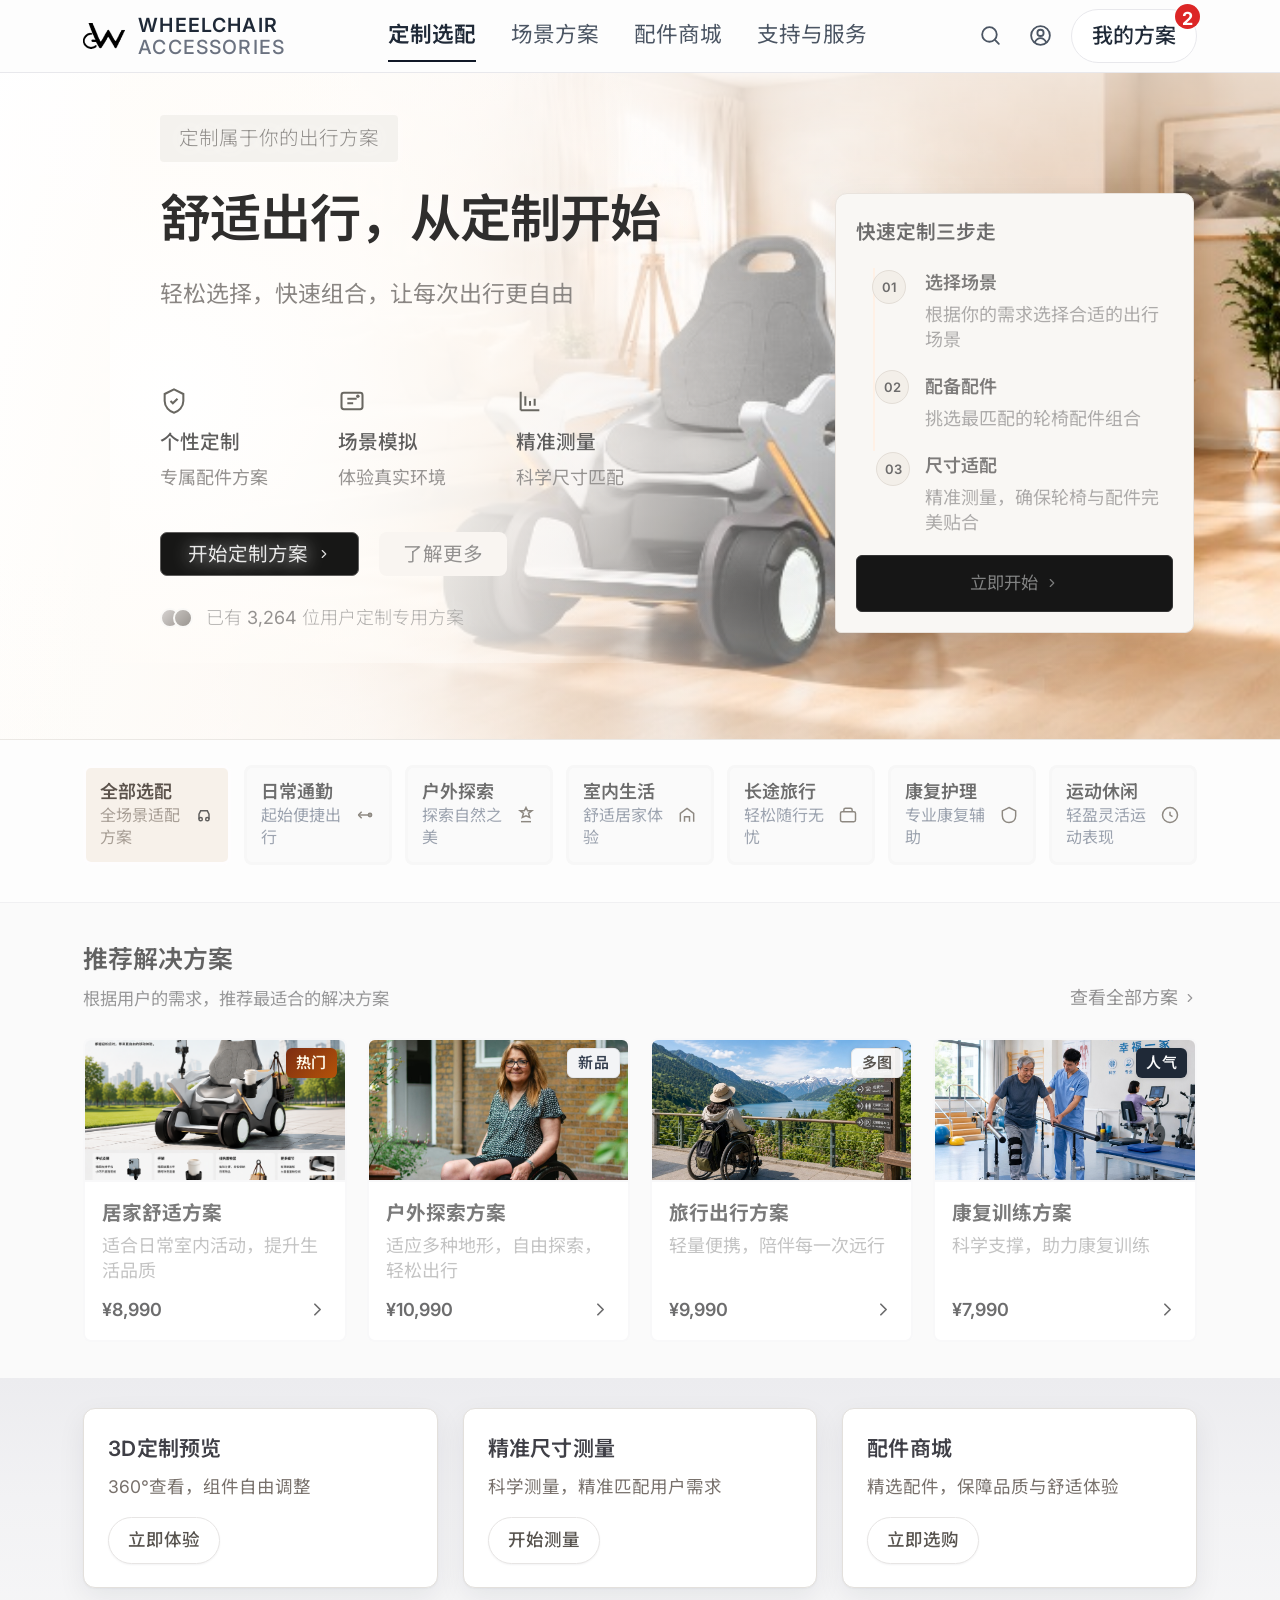
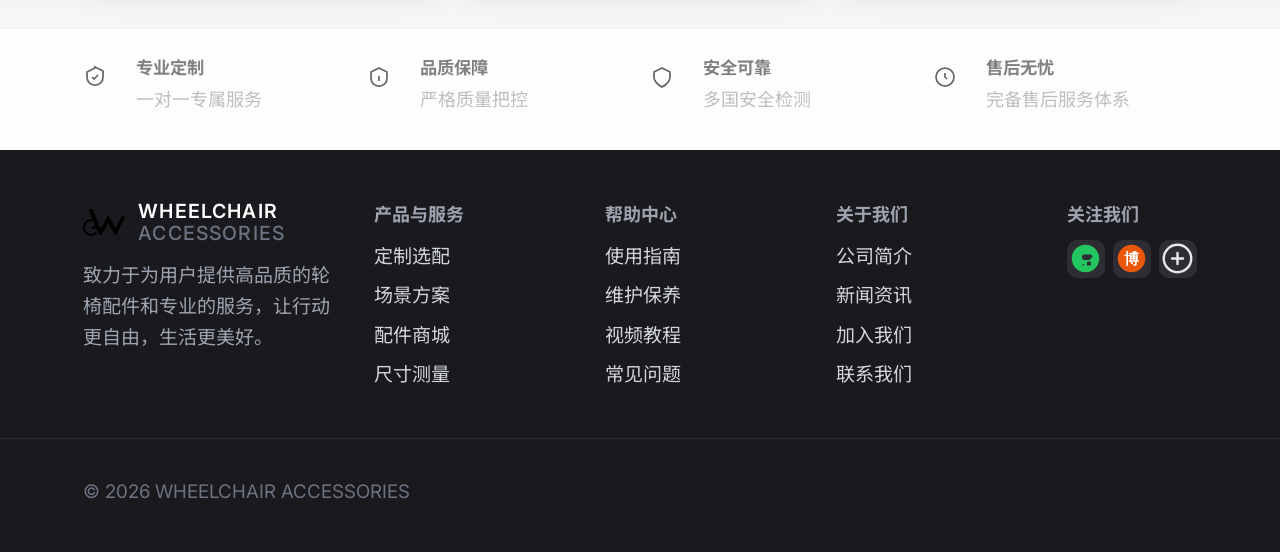
<file: index.html>
<!DOCTYPE html>
<html lang="zh-CN">
  <head>
    <meta charset="UTF-8" />
    <meta name="viewport" content="width=device-width, initial-scale=1.0" />
    <title>WHEELCHAIR ACCESSORIES · 轮椅配件定制</title>
    <link rel="preconnect" href="https://fonts.googleapis.com" />
    <link rel="preconnect" href="https://fonts.gstatic.com" crossorigin />
    <link
      href="https://fonts.googleapis.com/css2?family=Inter:wght@400;500;600;700&family=Noto+Sans+SC:wght@400;500;600;700&display=swap"
      rel="stylesheet"
    />
    <link rel="stylesheet" href="./styles.css" />
    <link rel="stylesheet" href="./home.css" />
  </head>
  <body class="layout-stacked page-home">
    <header class="site-header">
      <div class="band-inner header-inner">
        <a href="./index.html" class="brand" aria-label="首页">
          <span class="brand-mark brand-mark--logo" aria-hidden="true">
            <img src="./assets/logo.png" alt="WHEELCHAIR ACCESSORIES" width="42" height="42" decoding="async" />
          </span>
          <span class="brand-text">
            <span class="brand-line">WHEELCHAIR</span>
            <span class="brand-line muted">ACCESSORIES</span>
          </span>
        </a>
        <button type="button" class="nav-toggle" id="navToggle" aria-expanded="false" aria-controls="siteNav">
          <span></span><span></span><span></span>
        </button>
        <nav class="site-nav" id="siteNav" aria-label="主导航">
          <a href="./index.html" class="is-active" aria-current="page">定制选配</a>
          <a href="./customize.html#3d">场景方案</a>
          <a href="./mall.html">配件商城</a>
          <a href="./support.html">支持与服务</a>
        </nav>
        <div class="header-actions">
          <button type="button" class="icon-btn" aria-label="搜索">
            <svg class="nav-header-ico" xmlns="http://www.w3.org/2000/svg" width="20" height="20" viewBox="0 0 24 24" fill="none" stroke="currentColor" stroke-width="1.75" stroke-linecap="round" aria-hidden="true">
              <circle cx="11" cy="11" r="7" />
              <path d="M20 20l-3.5-3.5" />
            </svg>
          </button>
          <button type="button" class="icon-btn" aria-label="账户">
            <svg class="nav-header-ico nav-header-ico--user" xmlns="http://www.w3.org/2000/svg" width="20" height="20" viewBox="0 0 24 24" fill="none" stroke="currentColor" stroke-width="1.75" stroke-linecap="round" stroke-linejoin="round" aria-hidden="true">
              <circle cx="12" cy="12" r="9" />
              <circle cx="12" cy="9.5" r="3" />
              <path d="M6.5 18.5c1.4-2.8 3.4-4 5.5-4s4.1 1.2 5.5 4" />
            </svg>
          </button>
          <a class="btn-plan" href="./customize.html">
            我的方案
            <span class="badge">2</span>
          </a>
        </div>
      </div>
    </header>

    <main class="site-main">
      <section class="band home-hero" aria-label="首屏">
        <div class="home-hero__bg" aria-hidden="true">
          <img alt="" width="1024" height="361" src="./assets/hero.png" data-home-a="heroBg" decoding="async" fetchpriority="high" />
        </div>
        <div class="home-hero__shade" aria-hidden="true"></div>
        <div class="band-inner home-hero__inner">
          <div class="home-hero__main">
            <header class="home-hero__intro">
              <p class="home-hero__kicker">定制属于你的出行方案</p>
              <h1 class="home-hero__title">舒适出行，从定制开始</h1>
              <p class="home-hero__lead">轻松选择，快速组合，让每次出行更自由</p>
            </header>
            <ul class="home-hero__features" aria-label="核心能力">
              <li>
                <span class="home-hero__feat-icon" aria-hidden="true">
                  <svg class="home-ui-icon" viewBox="0 0 24 24" fill="none" stroke="currentColor" stroke-width="1.75"><path d="M12 2l8 4v6c0 5-4 9-8 10-4-1-8-5-8-10V6l8-4z"/><path d="M9 12l2 2 4-4"/></svg>
                </span>
                <span class="home-hero__feat-text">
                  <strong>个性定制</strong>
                  <span>专属配件方案</span>
                </span>
              </li>
              <li>
                <span class="home-hero__feat-icon" aria-hidden="true">
                  <svg class="home-ui-icon" viewBox="0 0 24 24" fill="none" stroke="currentColor" stroke-width="1.75"><rect x="3" y="5" width="18" height="14" rx="2"/><path d="M8 10h8M8 14h5"/><circle cx="17" cy="8" r="1.5" fill="currentColor" stroke="none"/></svg>
                </span>
                <span class="home-hero__feat-text">
                  <strong>场景模拟</strong>
                  <span>体验真实环境</span>
                </span>
              </li>
              <li>
                <span class="home-hero__feat-icon" aria-hidden="true">
                  <svg class="home-ui-icon" viewBox="0 0 24 24" fill="none" stroke="currentColor" stroke-width="1.75"><path d="M4 20V4M4 20h16"/><path d="M8 16V8M12 16v-4M16 16v-6"/></svg>
                </span>
                <span class="home-hero__feat-text">
                  <strong>精准测量</strong>
                  <span>科学尺寸匹配</span>
                </span>
              </li>
            </ul>
            <div class="home-hero__foot">
              <div class="home-hero__actions">
                <a class="btn-home-primary" href="./customize.html#3d">
                  开始定制方案
                  <span data-home-arrow aria-hidden="true"></span>
                </a>
                <a class="btn-home-ghost" href="./customize.html">了解更多</a>
              </div>
              <p class="home-hero__social">
                <span class="home-hero__avatars" aria-hidden="true"></span>
                <span>已有 <em>3,264</em> 位用户定制专用方案</span>
              </p>
            </div>
          </div>
          <aside class="home-steps" aria-label="快速定制三步走">
            <h3>快速定制三步走</h3>
            <ol>
              <li>
                <span class="step-num" aria-hidden="true"><span>01</span></span>
                <span class="step-title">选择场景</span>
                <span class="step-desc">根据你的需求选择合适的出行场景</span>
              </li>
              <li>
                <span class="step-num" aria-hidden="true"><span>02</span></span>
                <span class="step-title">配备配件</span>
                <span class="step-desc">挑选最匹配的轮椅配件组合</span>
              </li>
              <li>
                <span class="step-num" aria-hidden="true"><span>03</span></span>
                <span class="step-title">尺寸适配</span>
                <span class="step-desc">精准测量，确保轮椅与配件完美贴合</span>
              </li>
            </ol>
            <a class="btn-step-start" href="./customize.html#3d">
              立即开始
              <span data-home-arrow aria-hidden="true"></span>
            </a>
          </aside>
        </div>
      </section>

      <section class="band home-scenes" aria-label="场景分类">
        <div class="band-inner">
          <div class="home-scenes__scroll" id="homeSceneScroll" role="tablist"></div>
        </div>
      </section>

      <section class="band home-solutions" aria-label="推荐解决方案">
        <div class="band-inner">
          <header class="home-section-head">
            <div>
              <h2>推荐解决方案</h2>
              <p>根据用户的需求，推荐最适合的解决方案</p>
            </div>
            <a href="./customize.html#3d">
              查看全部方案
              <span data-home-arrow aria-hidden="true"></span>
            </a>
          </header>
          <div class="home-sol-grid" id="homeSolGrid"></div>
        </div>
      </section>

      <section class="band home-features" aria-label="功能入口">
        <div class="band-inner">
          <div class="home-feat-grid" id="homeFeatGrid"></div>
        </div>
      </section>

      <section class="band home-trust" aria-label="服务承诺">
        <div class="band-inner home-trust-grid">
          <div class="home-trust-item">
            <span class="home-trust-ico" aria-hidden="true">
              <svg class="home-ui-icon" viewBox="0 0 24 24" fill="none" stroke="currentColor" stroke-width="1.75"><path d="M12 2l8 4v6c0 5-3.5 8-8 8s-8-3-8-8V7l8-4z"/><path d="M9 12l2 2 4-4"/></svg>
            </span>
            <div>
              <strong>专业定制</strong>
              <span>一对一专属服务</span>
            </div>
          </div>
          <div class="home-trust-item">
            <span class="home-trust-ico" aria-hidden="true">
              <svg class="home-ui-icon" viewBox="0 0 24 24" fill="none" stroke="currentColor" stroke-width="1.75"><path d="M12 3l8 4v6c0 5-3.5 8-8 8s-8-3-8-8V7l8-4z"/><path d="M12 11v5"/></svg>
            </span>
            <div>
              <strong>品质保障</strong>
              <span>严格质量把控</span>
            </div>
          </div>
          <div class="home-trust-item">
            <span class="home-trust-ico" aria-hidden="true">
              <svg class="home-ui-icon" viewBox="0 0 24 24" fill="none" stroke="currentColor" stroke-width="1.75"><path d="M12 22s8-4 8-10V7l-8-4-8 4v5c0 6 8 10 8 10z"/></svg>
            </span>
            <div>
              <strong>安全可靠</strong>
              <span>多国安全检测</span>
            </div>
          </div>
          <div class="home-trust-item">
            <span class="home-trust-ico" aria-hidden="true">
              <svg class="home-ui-icon" viewBox="0 0 24 24" fill="none" stroke="currentColor" stroke-width="1.75"><circle cx="12" cy="12" r="9"/><path d="M12 8v4l2 2"/></svg>
            </span>
            <div>
              <strong>售后无忧</strong>
              <span>完备售后服务体系</span>
            </div>
          </div>
        </div>
      </section>
    </main>

    <footer class="site-footer">
      <div class="band-inner footer-grid">
        <div>
          <div class="brand">
            <span class="brand-mark brand-mark--logo" aria-hidden="true">
              <img src="./assets/logo.png" alt="" width="34" height="34" decoding="async" />
            </span>
            <span class="brand-text">
              <span class="brand-line" style="color: #fff">WHEELCHAIR</span>
              <span class="brand-line muted">ACCESSORIES</span>
            </span>
          </div>
          <p style="margin: 0.75rem 0 0; color: #9ca3af; font-size: 0.95rem; max-width: 36ch">
            致力于为用户提供高品质的轮椅配件和专业的服务，让行动更自由，生活更美好。
          </p>
        </div>
        <div class="footer-col">
          <h4>产品与服务</h4>
          <ul>
            <li><a href="./index.html">定制选配</a></li>
            <li><a href="./customize.html#3d">场景方案</a></li>
            <li><a href="./mall.html">配件商城</a></li>
            <li><a href="./support.html">尺寸测量</a></li>
          </ul>
        </div>
        <div class="footer-col">
          <h4>帮助中心</h4>
          <ul>
            <li><a href="./support.html">使用指南</a></li>
            <li><a href="#">维护保养</a></li>
            <li><a href="#">视频教程</a></li>
            <li><a href="#">常见问题</a></li>
          </ul>
        </div>
        <div class="footer-col">
          <h4>关于我们</h4>
          <ul>
            <li><a href="#">公司简介</a></li>
            <li><a href="#">新闻资讯</a></li>
            <li><a href="#">加入我们</a></li>
            <li><a href="#">联系我们</a></li>
          </ul>
        </div>
        <div class="footer-social">
          <h4>关注我们</h4>
          <div class="social-icons">
            <a href="#" aria-label="微信">
              <img alt="" width="33" height="33" data-home-a="footerWx" decoding="async" />
            </a>
            <a href="#" aria-label="微博">
              <img alt="" width="33" height="33" data-home-a="footerWb" decoding="async" />
            </a>
            <a href="#" aria-label="短视频">
              <img alt="" width="33" height="33" data-home-a="footerDy" decoding="async" />
            </a>
          </div>
        </div>
      </div>
      <div class="band-inner footer-bottom">
        <p>© <span id="y"></span> WHEELCHAIR ACCESSORIES</p>
      </div>
    </footer>

    <div class="toast" id="toast" hidden role="status"></div>
    <script src="./figma-home-data.js"></script>
    <script src="./app.js"></script>
  </body>
</html>
</file>
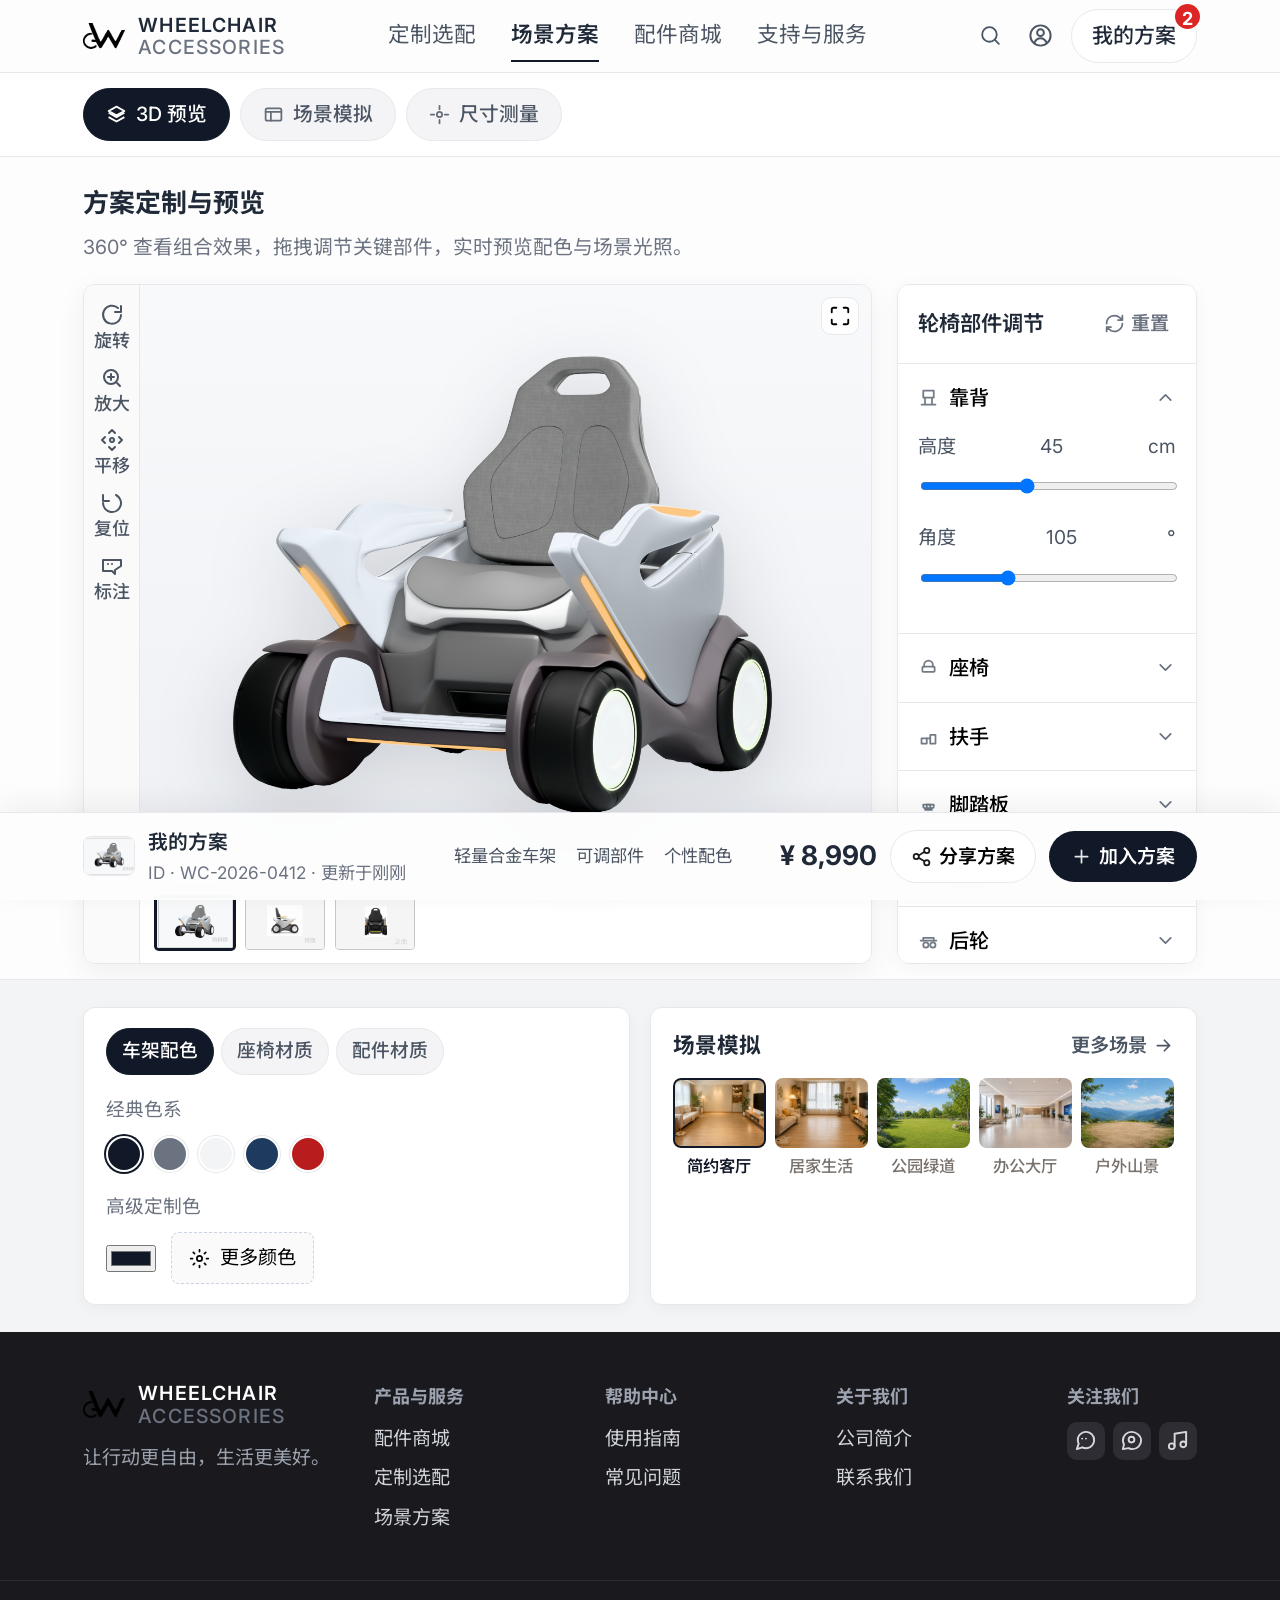
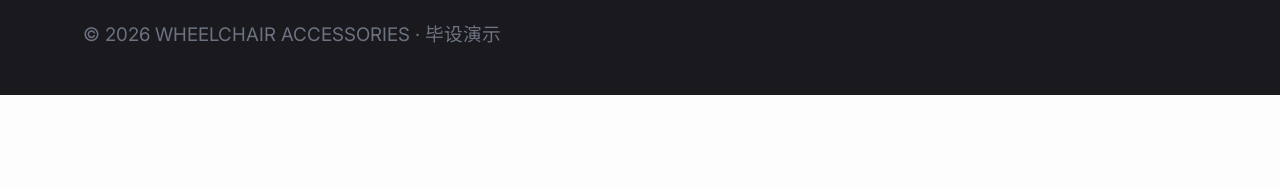
<file: customize.html>
<!DOCTYPE html>
<html lang="zh-CN">
  <head>
    <meta charset="UTF-8" />
    <meta name="viewport" content="width=device-width, initial-scale=1.0" />
    <title>方案定制与预览 · WHEELCHAIR ACCESSORIES</title>
    <link rel="preconnect" href="https://fonts.googleapis.com" />
    <link rel="preconnect" href="https://fonts.gstatic.com" crossorigin />
    <link
      href="https://fonts.googleapis.com/css2?family=Inter:wght@400;500;600;700&family=Noto+Sans+SC:wght@400;500;600;700&display=swap"
      rel="stylesheet"
    />
    <link rel="stylesheet" href="./styles.css" />
    <link rel="stylesheet" href="./customize.css?v=20260515e" />
  </head>
  <body class="layout-stacked page-customize">
    <header class="site-header">
      <div class="band-inner header-inner">
        <a href="./index.html" class="brand" aria-label="返回首页">
          <span class="brand-mark brand-mark--logo" aria-hidden="true">
            <img src="./assets/logo.png" alt="" width="42" height="42" decoding="async" />
          </span>
          <span class="brand-text">
            <span class="brand-line">WHEELCHAIR</span>
            <span class="brand-line muted">ACCESSORIES</span>
          </span>
        </a>
        <button type="button" class="nav-toggle" id="navToggle" aria-expanded="false" aria-controls="siteNav">
          <span></span><span></span><span></span>
        </button>
        <nav class="site-nav" id="siteNav" aria-label="主导航">
          <a href="./index.html#custom">定制选配</a>
          <a href="./customize.html#3d" class="is-active" aria-current="page">场景方案</a>
          <a href="./mall.html">配件商城</a>
          <a href="./support.html">支持与服务</a>
        </nav>
        <div class="header-actions">
          <button type="button" class="icon-btn" title="搜索" aria-label="搜索">
            <svg class="nav-header-ico" xmlns="http://www.w3.org/2000/svg" width="20" height="20" viewBox="0 0 24 24" fill="none" stroke="currentColor" stroke-width="1.75" stroke-linecap="round" aria-hidden="true">
              <circle cx="11" cy="11" r="7" />
              <path d="M20 20l-3.5-3.5" />
            </svg>
          </button>
          <button type="button" class="icon-btn" title="账户" aria-label="账户">
            <svg class="nav-header-ico nav-header-ico--user" xmlns="http://www.w3.org/2000/svg" width="20" height="20" viewBox="0 0 24 24" fill="none" stroke="currentColor" stroke-width="1.75" stroke-linecap="round" stroke-linejoin="round" aria-hidden="true">
              <circle cx="12" cy="12" r="9" />
              <circle cx="12" cy="9.5" r="3" />
              <path d="M6.5 18.5c1.4-2.8 3.4-4 5.5-4s4.1 1.2 5.5 4" />
            </svg>
          </button>
          <button type="button" class="btn-plan" id="headerPlanBtn">
            我的方案
            <span class="badge" aria-label="2 条更新">2</span>
          </button>
        </div>
      </div>
    </header>

    <div class="mode-bar">
      <div class="band-inner mode-bar-inner" role="group" aria-label="预览模式">
        <button type="button" class="mode-pill" data-mode="3d" aria-pressed="true">
          <svg class="icon-svg icon-svg--sm" viewBox="0 0 24 24" fill="none" stroke="currentColor" stroke-width="2" aria-hidden="true">
            <path d="M12 3l9 5-9 5-9-5 9-5z" stroke-linejoin="round" />
            <path d="M3 10l9 5 9-5M3 15l9 5 9-5" stroke-linejoin="round" />
          </svg>
          3D 预览
        </button>
        <button type="button" class="mode-pill" data-mode="scene" aria-pressed="false">
          <svg class="icon-svg icon-svg--sm" viewBox="0 0 24 24" fill="none" stroke="currentColor" stroke-width="2" aria-hidden="true">
            <rect x="3" y="5" width="18" height="14" rx="2" />
            <path d="M3 9h18M9 19V9" stroke-linecap="round" />
          </svg>
          场景模拟
        </button>
        <button type="button" class="mode-pill" data-mode="measure" aria-pressed="false">
          <svg class="icon-svg icon-svg--sm" viewBox="0 0 24 24" fill="none" stroke="currentColor" stroke-width="2" aria-hidden="true">
            <path d="M2 12h4M18 12h4M12 2v4M12 18v4" stroke-linecap="round" />
            <circle cx="12" cy="12" r="3" />
          </svg>
          尺寸测量
        </button>
      </div>
    </div>

    <main class="custom-main">
      <div id="panel3d" class="mode-panel mode-panel--3d">
      <div class="band-inner custom-main-top">
        <h1 class="section-title">方案定制与预览</h1>
        <p class="section-desc">360° 查看组合效果，拖拽调节关键部件，实时预览配色与场景光照。</p>

        <div class="custom-grid">
          <div class="viewer-wrap">
            <div class="viewer-toolbar" aria-label="视图工具">
              <button type="button" class="tool-btn" data-tool="rotate" title="360° 旋转">
                <svg class="icon-svg" viewBox="0 0 24 24" fill="none" stroke="currentColor" stroke-width="2" aria-hidden="true">
                  <path d="M21 12a9 9 0 11-3-7" stroke-linecap="round" />
                  <path d="M21 3v6h-6" stroke-linecap="round" stroke-linejoin="round" />
                </svg>
                <span>旋转</span>
              </button>
              <button type="button" class="tool-btn" data-tool="zoom" title="放大">
                <svg class="icon-svg" viewBox="0 0 24 24" fill="none" stroke="currentColor" stroke-width="2" aria-hidden="true">
                  <circle cx="11" cy="11" r="7" />
                  <path d="M11 8v6M8 11h6M20 20l-3-3" stroke-linecap="round" />
                </svg>
                <span>放大</span>
              </button>
              <button type="button" class="tool-btn" data-tool="pan" title="平移">
                <svg class="icon-svg" viewBox="0 0 24 24" fill="none" stroke="currentColor" stroke-width="2" aria-hidden="true">
                  <path d="M5 9l-3 3 3 3M9 5l3-3 3 3M19 9l3 3-3 3M9 19l3 3 3-3" stroke-linecap="round" stroke-linejoin="round" />
                  <circle cx="12" cy="12" r="2" />
                </svg>
                <span>平移</span>
              </button>
              <button type="button" class="tool-btn" data-tool="reset" title="复位">
                <svg class="icon-svg" viewBox="0 0 24 24" fill="none" stroke="currentColor" stroke-width="2" aria-hidden="true">
                  <path d="M3 12a9 9 0 1013-8" stroke-linecap="round" />
                  <path d="M3 4v6h6" stroke-linecap="round" stroke-linejoin="round" />
                </svg>
                <span>复位</span>
              </button>
              <button type="button" class="tool-btn" data-tool="labels" title="标注显示">
                <svg class="icon-svg" viewBox="0 0 24 24" fill="none" stroke="currentColor" stroke-width="2" aria-hidden="true">
                  <path d="M3 6h18v6l-6 4v4l-3-3H3V6z" stroke-linejoin="round" />
                  <path d="M8 10h.01M12 10h.01" stroke-linecap="round" />
                </svg>
                <span>标注</span>
              </button>
            </div>
            <div class="viewer-stage-wrap">
              <div class="viewer-stage" id="viewerStage">
                <button type="button" class="fs-btn" id="fsBtn" title="全屏" aria-label="全屏预览">
                  <svg class="icon-svg" viewBox="0 0 24 24" fill="none" stroke="currentColor" stroke-width="2" aria-hidden="true">
                    <path d="M8 3H5a2 2 0 00-2 2v3m18 0V5a2 2 0 00-2-2h-3m0 18h3a2 2 0 002-2v-3M3 16v3a2 2 0 002 2h3" stroke-linecap="round" />
                  </svg>
                </button>
                <img
                  id="mainViewerImg"
                  src="./assets/viewer/view-front-oblique.png"
                  alt="轮椅 3D 预览 · 前斜侧"
                  width="640"
                  height="480"
                />
              </div>
              <div class="viewer-carousel" role="tablist" aria-label="视角缩略图" id="thumbStrip"></div>
            </div>
          </div>

          <aside class="sidebar" aria-labelledby="adjTitle">
            <div class="sidebar-head">
              <span id="adjTitle">轮椅部件调节</span>
              <button type="button" class="sidebar-reset" id="resetParts" title="重置部件">
                <svg class="icon-svg icon-svg--sm" viewBox="0 0 24 24" fill="none" stroke="currentColor" stroke-width="2" aria-hidden="true">
                  <path d="M3 12a9 9 0 0115-6.7L21 8M21 3v5h-5" stroke-linecap="round" stroke-linejoin="round" />
                  <path d="M21 12a9 9 0 01-15 6.7L3 16M3 21v-5h5" stroke-linecap="round" stroke-linejoin="round" />
                </svg>
                重置
              </button>
            </div>

            <div class="accordion-item is-open" data-acc="back">
              <button type="button" class="acc-trigger" aria-expanded="true">
                <span class="acc-left">
                  <svg class="icon-svg acc-ico" viewBox="0 0 24 24" fill="none" stroke="currentColor" stroke-width="2" aria-hidden="true">
                    <path d="M6 4h12v8H6z" stroke-linejoin="round" />
                    <path d="M8 12v8M16 12v8M4 20h16" stroke-linecap="round" />
                  </svg>
                  靠背
                </span>
                <span class="acc-chevron" aria-hidden="true">
                  <svg class="icon-svg icon-svg--sm" viewBox="0 0 24 24" fill="none" stroke="currentColor" stroke-width="2">
                    <path d="M6 9l6 6 6-6" stroke-linecap="round" stroke-linejoin="round" />
                  </svg>
                </span>
              </button>
              <div class="acc-panel">
                <div class="slider-row">
                  <label for="hRange">高度 <span id="hVal">45</span> cm</label>
                  <input type="range" id="hRange" min="38" max="55" value="45" />
                </div>
                <div class="slider-row">
                  <label for="aRange">角度 <span id="aVal">105</span>°</label>
                  <input type="range" id="aRange" min="95" max="125" value="105" />
                </div>
              </div>
            </div>

            <div class="accordion-item" data-acc="seat">
              <button type="button" class="acc-trigger" aria-expanded="false">
                <span class="acc-left">
                  <svg class="icon-svg acc-ico" viewBox="0 0 24 24" fill="none" stroke="currentColor" stroke-width="2" aria-hidden="true">
                    <rect x="5" y="11" width="14" height="6" rx="1" stroke-linejoin="round" />
                    <path d="M7 11V9a5 5 0 0110 0v2" stroke-linecap="round" />
                  </svg>
                  座椅
                </span>
                <span class="acc-chevron" aria-hidden="true">
                  <svg class="icon-svg icon-svg--sm" viewBox="0 0 24 24" fill="none" stroke="currentColor" stroke-width="2">
                    <path d="M6 9l6 6 6-6" stroke-linecap="round" stroke-linejoin="round" />
                  </svg>
                </span>
              </button>
              <div class="acc-panel">
                <div class="slider-row">
                  <label for="depthRange">座深 <span id="dVal">42</span> cm</label>
                  <input type="range" id="depthRange" min="36" max="48" value="42" />
                </div>
              </div>
            </div>

            <div class="accordion-item" data-acc="arm">
              <button type="button" class="acc-trigger" aria-expanded="false">
                <span class="acc-left">
                  <svg class="icon-svg acc-ico" viewBox="0 0 24 24" fill="none" stroke="currentColor" stroke-width="2" aria-hidden="true">
                    <path d="M4 14h6v6H4zM14 10h6v10h-6z" stroke-linejoin="round" />
                    <path d="M10 14h4" stroke-linecap="round" />
                  </svg>
                  扶手
                </span>
                <span class="acc-chevron" aria-hidden="true">
                  <svg class="icon-svg icon-svg--sm" viewBox="0 0 24 24" fill="none" stroke="currentColor" stroke-width="2">
                    <path d="M6 9l6 6 6-6" stroke-linecap="round" stroke-linejoin="round" />
                  </svg>
                </span>
              </button>
              <div class="acc-panel">
                <p class="section-desc" style="margin: 0">高度与宽度可在下一步精调。</p>
              </div>
            </div>

            <div class="accordion-item" data-acc="foot">
              <button type="button" class="acc-trigger" aria-expanded="false">
                <span class="acc-left">
                  <svg class="icon-svg acc-ico" viewBox="0 0 24 24" fill="none" stroke="currentColor" stroke-width="2" aria-hidden="true">
                    <path d="M8 18h8M10 18V12h4v6" stroke-linecap="round" />
                    <path d="M6 12h12v2a2 2 0 01-2 2H8a2 2 0 01-2-2v-2z" stroke-linejoin="round" />
                  </svg>
                  脚踏板
                </span>
                <span class="acc-chevron" aria-hidden="true">
                  <svg class="icon-svg icon-svg--sm" viewBox="0 0 24 24" fill="none" stroke="currentColor" stroke-width="2">
                    <path d="M6 9l6 6 6-6" stroke-linecap="round" stroke-linejoin="round" />
                  </svg>
                </span>
              </button>
              <div class="acc-panel">
                <div class="slider-row">
                  <label for="footRange">高度 <span id="fVal">12</span> cm</label>
                  <input type="range" id="footRange" min="8" max="18" value="12" />
                </div>
              </div>
            </div>

            <div class="accordion-item" data-acc="fw">
              <button type="button" class="acc-trigger" aria-expanded="false">
                <span class="acc-left">
                  <svg class="icon-svg acc-ico" viewBox="0 0 24 24" fill="none" stroke="currentColor" stroke-width="2" aria-hidden="true">
                    <circle cx="8" cy="17" r="3" />
                    <circle cx="16" cy="17" r="3" />
                    <path d="M5 17V8h14v9" stroke-linecap="round" stroke-linejoin="round" />
                  </svg>
                  前轮
                </span>
                <span class="acc-chevron" aria-hidden="true">
                  <svg class="icon-svg icon-svg--sm" viewBox="0 0 24 24" fill="none" stroke="currentColor" stroke-width="2">
                    <path d="M6 9l6 6 6-6" stroke-linecap="round" stroke-linejoin="round" />
                  </svg>
                </span>
              </button>
              <div class="acc-panel">
                <p class="section-desc" style="margin: 0">轮径与胎纹影响越障与噪音。</p>
              </div>
            </div>

            <div class="accordion-item" data-acc="rw">
              <button type="button" class="acc-trigger" aria-expanded="false">
                <span class="acc-left">
                  <svg class="icon-svg acc-ico" viewBox="0 0 24 24" fill="none" stroke="currentColor" stroke-width="2" aria-hidden="true">
                    <circle cx="9" cy="17" r="3" />
                    <circle cx="17" cy="17" r="3" />
                    <path d="M3 12h18" stroke-linecap="round" />
                    <path d="M6 12V9h12v3" stroke-linecap="round" stroke-linejoin="round" />
                  </svg>
                  后轮
                </span>
                <span class="acc-chevron" aria-hidden="true">
                  <svg class="icon-svg icon-svg--sm" viewBox="0 0 24 24" fill="none" stroke="currentColor" stroke-width="2">
                    <path d="M6 9l6 6 6-6" stroke-linecap="round" stroke-linejoin="round" />
                  </svg>
                </span>
              </button>
              <div class="acc-panel">
                <p class="section-desc" style="margin: 0">驱动轮配置与续航相关。</p>
              </div>
            </div>

            <div class="accordion-item" data-acc="mat">
              <button type="button" class="acc-trigger" aria-expanded="false">
                <span class="acc-left">
                  <svg class="icon-svg acc-ico" viewBox="0 0 24 24" fill="none" stroke="currentColor" stroke-width="2" aria-hidden="true">
                    <path d="M4 16l4-8 4 6 4-10 4 12" stroke-linecap="round" stroke-linejoin="round" />
                    <path d="M4 20h16" stroke-linecap="round" />
                  </svg>
                  配色与材质
                </span>
                <span class="acc-chevron" aria-hidden="true">
                  <svg class="icon-svg icon-svg--sm" viewBox="0 0 24 24" fill="none" stroke="currentColor" stroke-width="2">
                    <path d="M6 9l6 6 6-6" stroke-linecap="round" stroke-linejoin="round" />
                  </svg>
                </span>
              </button>
              <div class="acc-panel">
                <p class="section-desc" style="margin: 0">与下方「车架配色」卡片联动。</p>
              </div>
            </div>
          </aside>
        </div>
      </div>
      </div>

      <div id="panelScene" class="mode-panel mode-panel--scene" hidden aria-hidden="true">
        <div class="scene-sim-page">
          <div class="scene-sim-bg" id="sceneSimBg" aria-hidden="true"></div>
          <div class="band-inner scene-sim-inner">
            <header class="scene-sim-head">
              <div class="scene-sim-title-block">
                <h1 class="scene-sim-h1">场景方案</h1>
                <p class="scene-sim-sub" id="sceneSimSubtitle"></p>
              </div>
              <button type="button" class="scene-compare-btn" id="sceneCompareBtn">
                <span class="scene-compare-ico" aria-hidden="true">
                  <svg xmlns="http://www.w3.org/2000/svg" width="22" height="22" viewBox="0 0 24 24" fill="none" stroke="currentColor" stroke-width="1.75" stroke-linecap="round" stroke-linejoin="round">
                    <rect x="3" y="4" width="8" height="16" rx="1.5" />
                    <rect x="13" y="4" width="8" height="16" rx="1.5" />
                  </svg>
                </span>
                <span>对比方案</span>
              </button>
            </header>
            <div class="scene-cat-strip-wrap">
              <div class="scene-cat-strip" id="sceneCatStrip" role="tablist" aria-label="场景分类"></div>
            </div>
            <div class="scene-cards-wrap" id="sceneCardsWrap"></div>
            <section class="scene-featured-band" id="sceneFeaturedBand" aria-label="方案推荐"></section>
          </div>
        </div>
      </div>

      <div id="panelMeasure" class="mode-panel mode-panel--measure" hidden aria-hidden="true">
        <div class="measure-page">
          <div class="measure-page-bg" id="measurePageBg" aria-hidden="true"></div>
          <div class="band-inner measure-page-inner">
            <header class="measure-hero">
              <h1 class="measure-hero-title">尺寸测量</h1>
              <p class="measure-hero-sub">精准测量，科学适配，打造最舒适的出行体验</p>
            </header>
            <div id="measureWorkMount"></div>
            <section class="measure-tri" id="measureTriMount" aria-label="人体参考与模板"></section>
          </div>
        </div>
      </div>

      <section class="band lower-band" id="lowerBand" aria-label="配色与场景">
        <div class="band-inner">
          <div class="lower-grid">
          <div class="panel-card">
            <div class="tabs" role="tablist" aria-label="材质与配色">
              <button type="button" class="tab" role="tab" aria-selected="true" data-tab="frame">车架配色</button>
              <button type="button" class="tab" role="tab" aria-selected="false" data-tab="seat">座椅材质</button>
              <button type="button" class="tab" role="tab" aria-selected="false" data-tab="acc">配件材质</button>
            </div>
            <div id="tabFrame">
              <p class="swatches-title">经典色系</p>
              <div class="swatches" id="colorSwatches" role="listbox" aria-label="车架颜色"></div>
              <p class="swatches-title">高级定制色</p>
              <div class="premium-row">
                <input type="color" id="pickColor" value="#111827" aria-label="自选颜色" />
                <button type="button" id="moreColorsBtn">
                  <svg class="icon-svg icon-svg--sm" viewBox="0 0 24 24" fill="none" stroke="currentColor" stroke-width="2" style="vertical-align: -3px; margin-right: 0.25rem" aria-hidden="true">
                    <circle cx="12" cy="12" r="3" />
                    <path d="M12 2v2M12 20v2M4.93 4.93l1.41 1.41M17.66 17.66l1.41 1.41M2 12h2M20 12h2M4.93 19.07l1.41-1.41M17.66 6.34l1.41-1.41" stroke-linecap="round" />
                  </svg>
                  更多颜色
                </button>
              </div>
            </div>
            <div id="tabSeat" hidden>
              <p class="section-desc">网布 / 皮质 / 减压凝胶垫，下一步可保存到方案。</p>
            </div>
            <div id="tabAcc" hidden>
              <p class="section-desc">扶手包覆、轮毂饰盖等配件材质组合。</p>
            </div>
          </div>

          <div class="panel-card">
            <div class="scene-head">
              <h3>场景模拟</h3>
              <a href="#" id="moreScenes">
                更多场景
                <svg class="icon-svg icon-svg--sm" viewBox="0 0 24 24" fill="none" stroke="currentColor" stroke-width="2" style="vertical-align: -2px; margin-left: 0.15rem" aria-hidden="true">
                  <path d="M5 12h14M13 6l6 6-6 6" stroke-linecap="round" stroke-linejoin="round" />
                </svg>
              </a>
            </div>
            <div class="scene-grid" id="sceneGrid" role="listbox" aria-label="场景环境"></div>
          </div>
        </div>
        </div>
      </section>
    </main>

    <footer class="site-footer">
      <div class="band-inner footer-grid">
        <div>
          <div class="brand">
            <span class="brand-mark brand-mark--logo" aria-hidden="true">
              <img src="./assets/logo.png" alt="" width="34" height="34" decoding="async" />
            </span>
            <span class="brand-text">
              <span class="brand-line" style="color: #fff">WHEELCHAIR</span>
              <span class="brand-line muted">ACCESSORIES</span>
            </span>
          </div>
          <p style="margin: 0.75rem 0 0; max-width: 32ch; color: #9ca3af; font-size: 0.95rem">让行动更自由，生活更美好。</p>
        </div>
        <div class="footer-col">
          <h4>产品与服务</h4>
          <ul>
            <li><a href="./mall.html">配件商城</a></li>
            <li><a href="#">定制选配</a></li>
            <li><a href="./customize.html#3d">场景方案</a></li>
          </ul>
        </div>
        <div class="footer-col">
          <h4>帮助中心</h4>
          <ul>
            <li><a href="#">使用指南</a></li>
            <li><a href="#">常见问题</a></li>
          </ul>
        </div>
        <div class="footer-col">
          <h4>关于我们</h4>
          <ul>
            <li><a href="#">公司简介</a></li>
            <li><a href="#">联系我们</a></li>
          </ul>
        </div>
        <div class="footer-social">
          <h4>关注我们</h4>
          <div class="social-icons">
            <a href="#" aria-label="微信">
              <svg class="icon-svg" viewBox="0 0 24 24" fill="none" stroke="currentColor" stroke-width="2">
                <path d="M21 11.5a8.38 8.38 0 01-.9 3.8 8.5 8.5 0 01-7.6 4.7 8.38 8.38 0 01-3.8-.9L3 21l1.9-5.7a8.38 8.38 0 01-.9-3.8 8.5 8.5 0 014.7-7.6 8.38 8.38 0 013.8-.9h.5a8.48 8.48 0 018 8.5z" stroke-linejoin="round" />
                <path d="M8.5 10h.01M12.5 10h.01" stroke-linecap="round" />
              </svg>
            </a>
            <a href="#" aria-label="微博">
              <svg class="icon-svg" viewBox="0 0 24 24" fill="none" stroke="currentColor" stroke-width="2">
                <path d="M22 12c0 5-4 9-9 9-1.5 0-3-.3-4.2-1L3 21l1.2-5.2C3.4 14.5 3 13.3 3 12c0-5 4-9 9-9s10 4 10 9z" stroke-linejoin="round" />
                <circle cx="12" cy="11" r="3" />
              </svg>
            </a>
            <a href="#" aria-label="短视频">
              <svg class="icon-svg" viewBox="0 0 24 24" fill="none" stroke="currentColor" stroke-width="2">
                <path d="M9 18V5l12-2v13" stroke-linecap="round" stroke-linejoin="round" />
                <circle cx="6" cy="18" r="3" />
                <circle cx="18" cy="16" r="3" />
              </svg>
            </a>
          </div>
        </div>
      </div>
      <div class="band-inner footer-bottom">
        <p>© <span id="y"></span> WHEELCHAIR ACCESSORIES · 毕设演示</p>
      </div>
    </footer>

    <div class="bottom-bar" role="region" aria-label="方案摘要">
      <div class="band-inner bottom-inner">
        <div class="bottom-left">
          <div class="bottom-thumb">
            <img src="./assets/viewer/thumb-front-oblique.png" alt="" width="104" height="80" />
          </div>
          <div class="plan-meta">
            <div class="name">我的方案</div>
            <div class="sub">ID · WC-2026-0412 · 更新于刚刚</div>
          </div>
        </div>
        <div class="bottom-mid">
          <span>轻量合金车架</span>
          <span>可调部件</span>
          <span>个性配色</span>
        </div>
        <div class="bottom-right">
          <span class="price-tag" id="priceDisplay">¥ 8,990</span>
          <button type="button" class="bar-btn-outline" id="sharePlan">
            <svg class="icon-svg icon-svg--sm" viewBox="0 0 24 24" fill="none" stroke="currentColor" stroke-width="2" aria-hidden="true">
              <circle cx="18" cy="5" r="3" />
              <circle cx="6" cy="12" r="3" />
              <circle cx="18" cy="19" r="3" />
              <path d="M8.59 13.51l6.83 3.98M15.41 6.51l-6.82 4.49" stroke-linecap="round" />
            </svg>
            分享方案
          </button>
          <button type="button" class="bar-btn-solid" id="addPlan">
            <svg class="icon-svg icon-svg--sm" viewBox="0 0 24 24" fill="none" stroke="currentColor" stroke-width="2" aria-hidden="true">
              <path d="M12 5v14M5 12h14" stroke-linecap="round" />
            </svg>
            加入方案
          </button>
        </div>
      </div>
    </div>

    <div class="toast" id="toast" role="status" aria-live="polite" hidden></div>

    <script src="./figma-scene-sim-data.js?v=20260525a"></script>
    <script src="./figma-measure-data.js?v=20260525a"></script>
    <script src="./customize.js?v=20260525a"></script>
  </body>
</html>
</file>
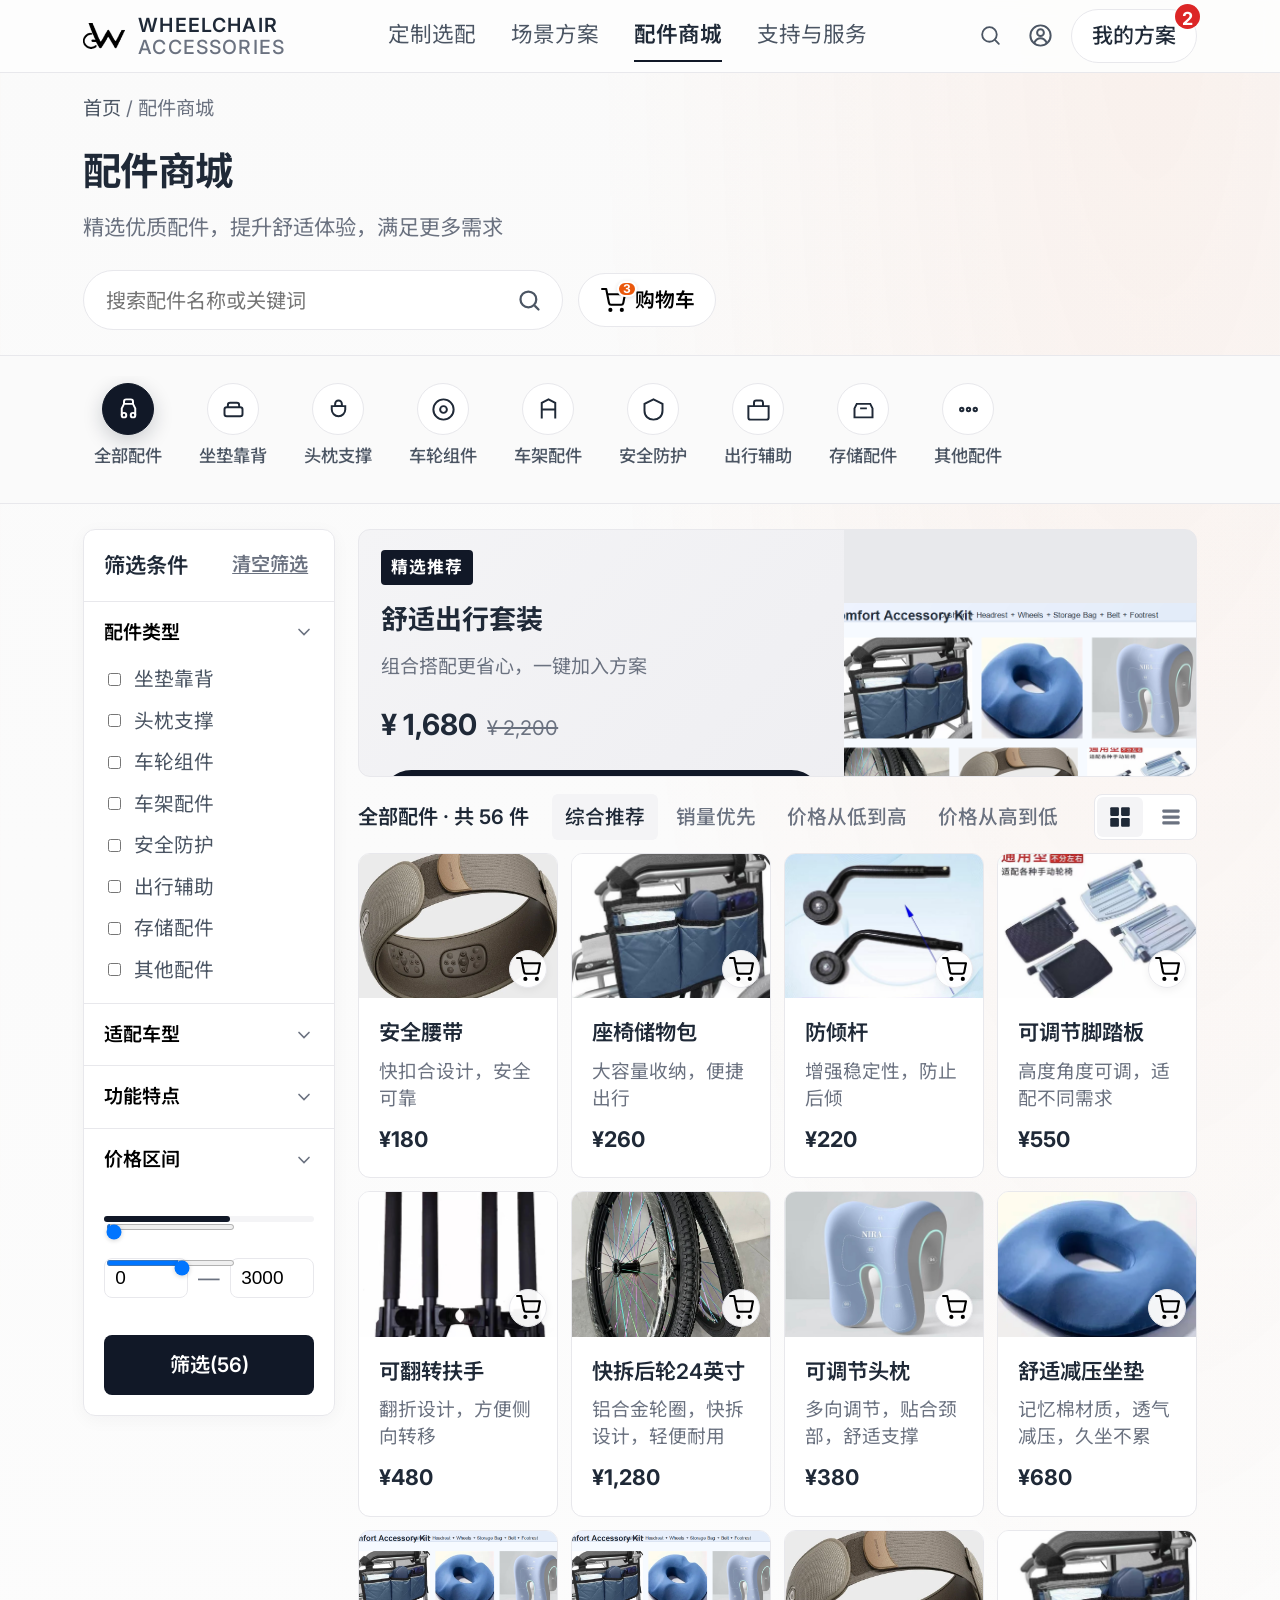
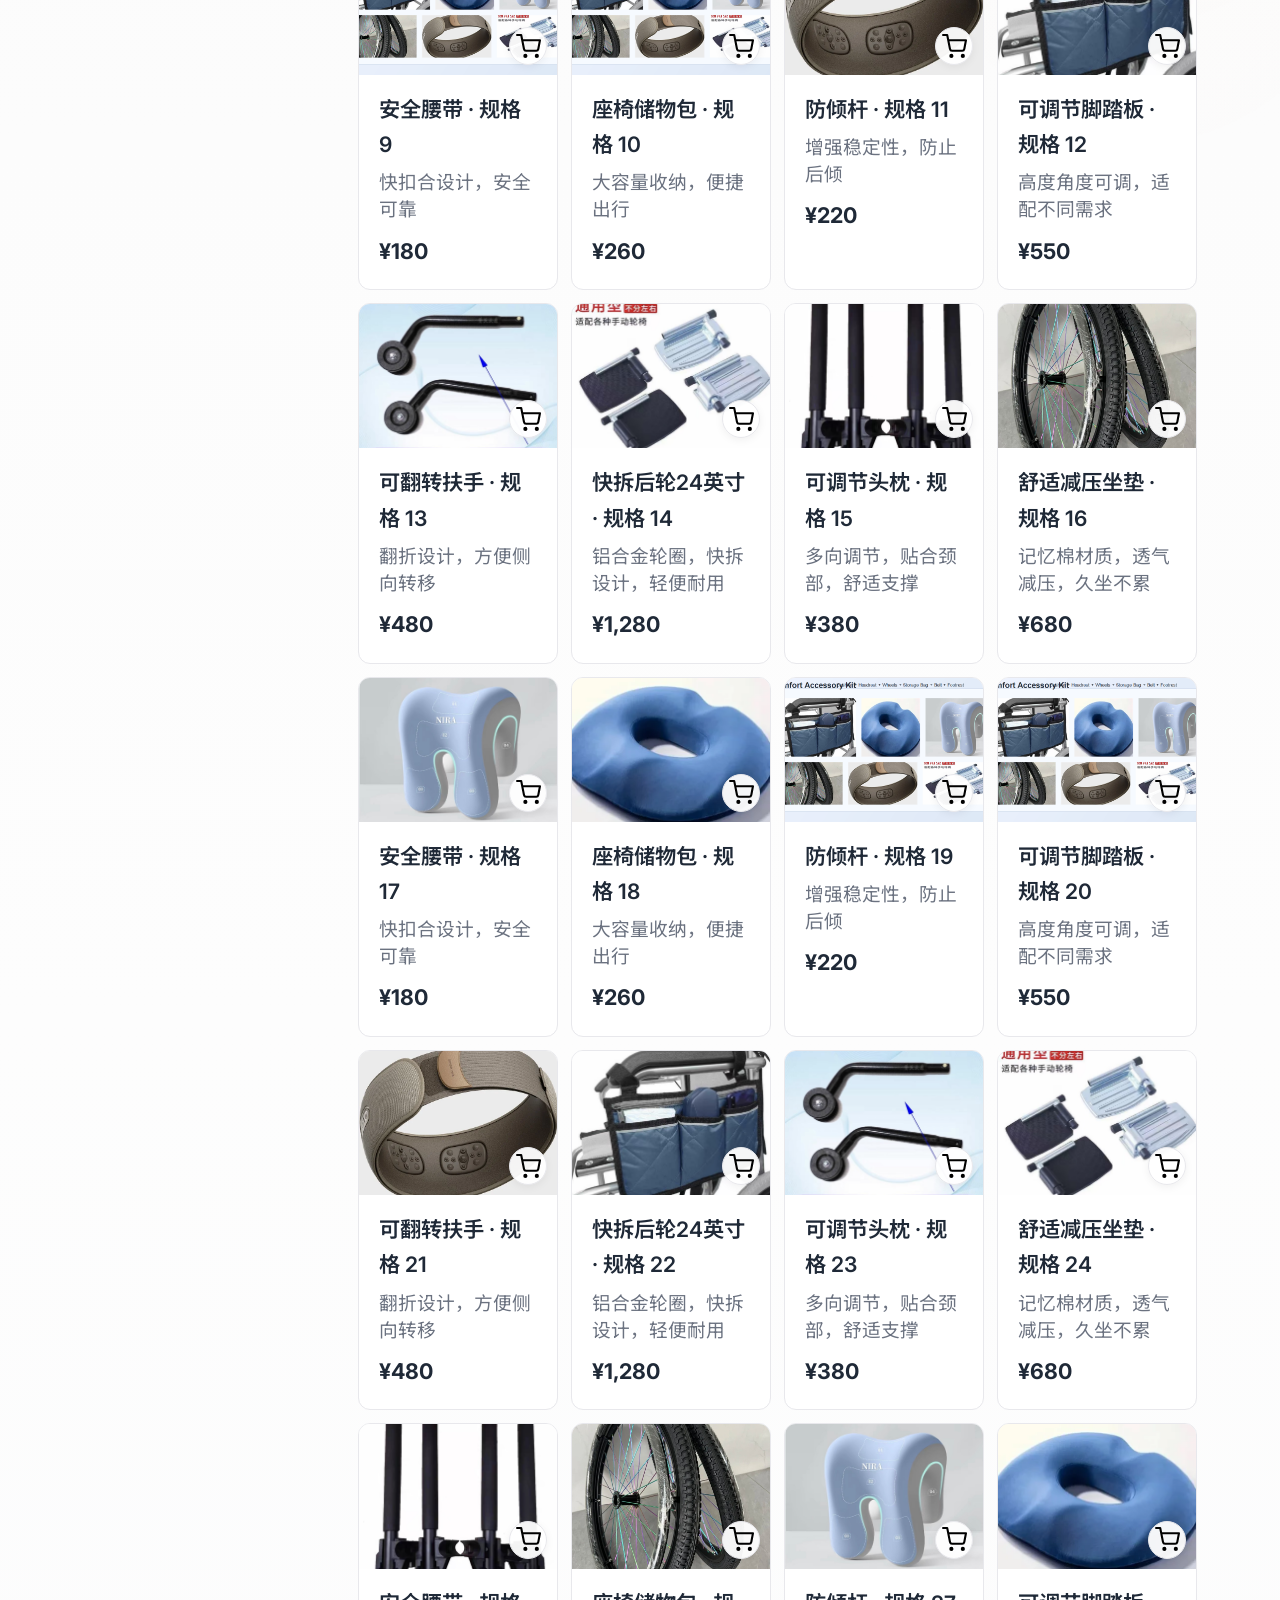
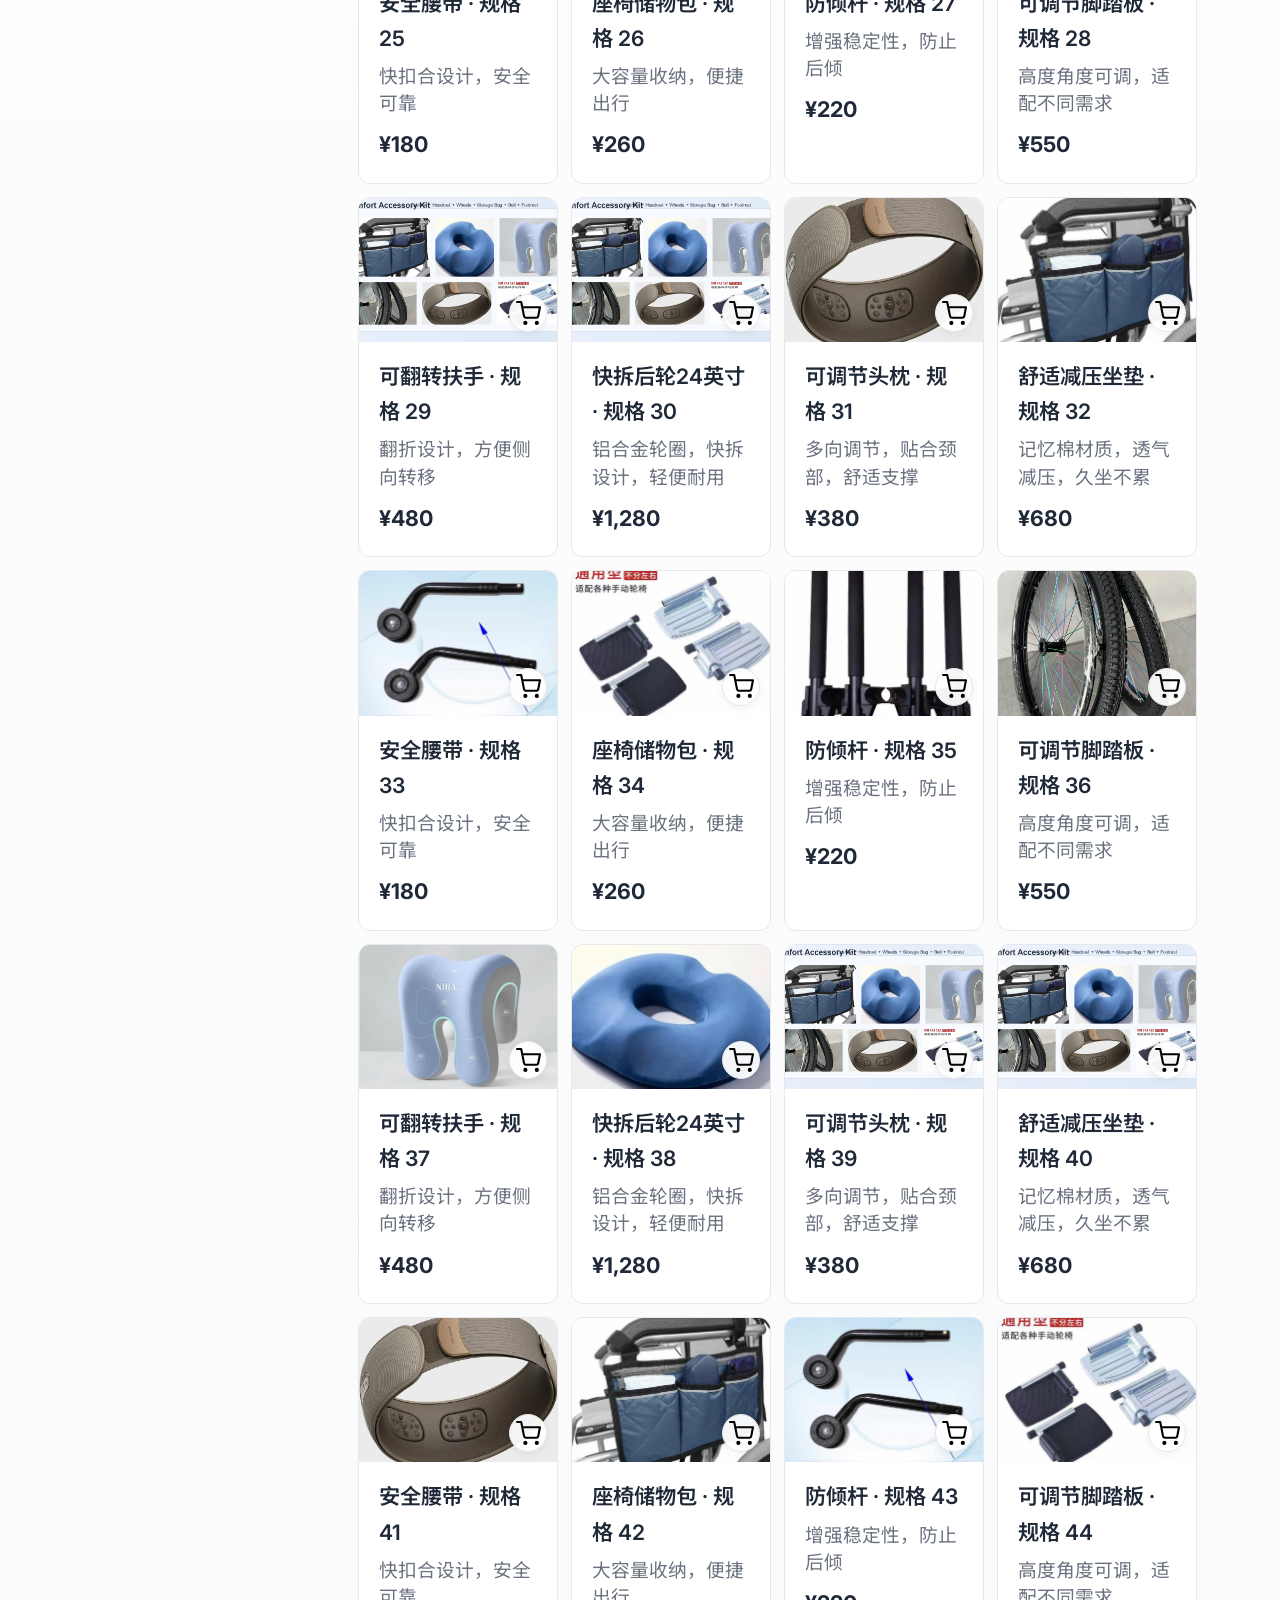
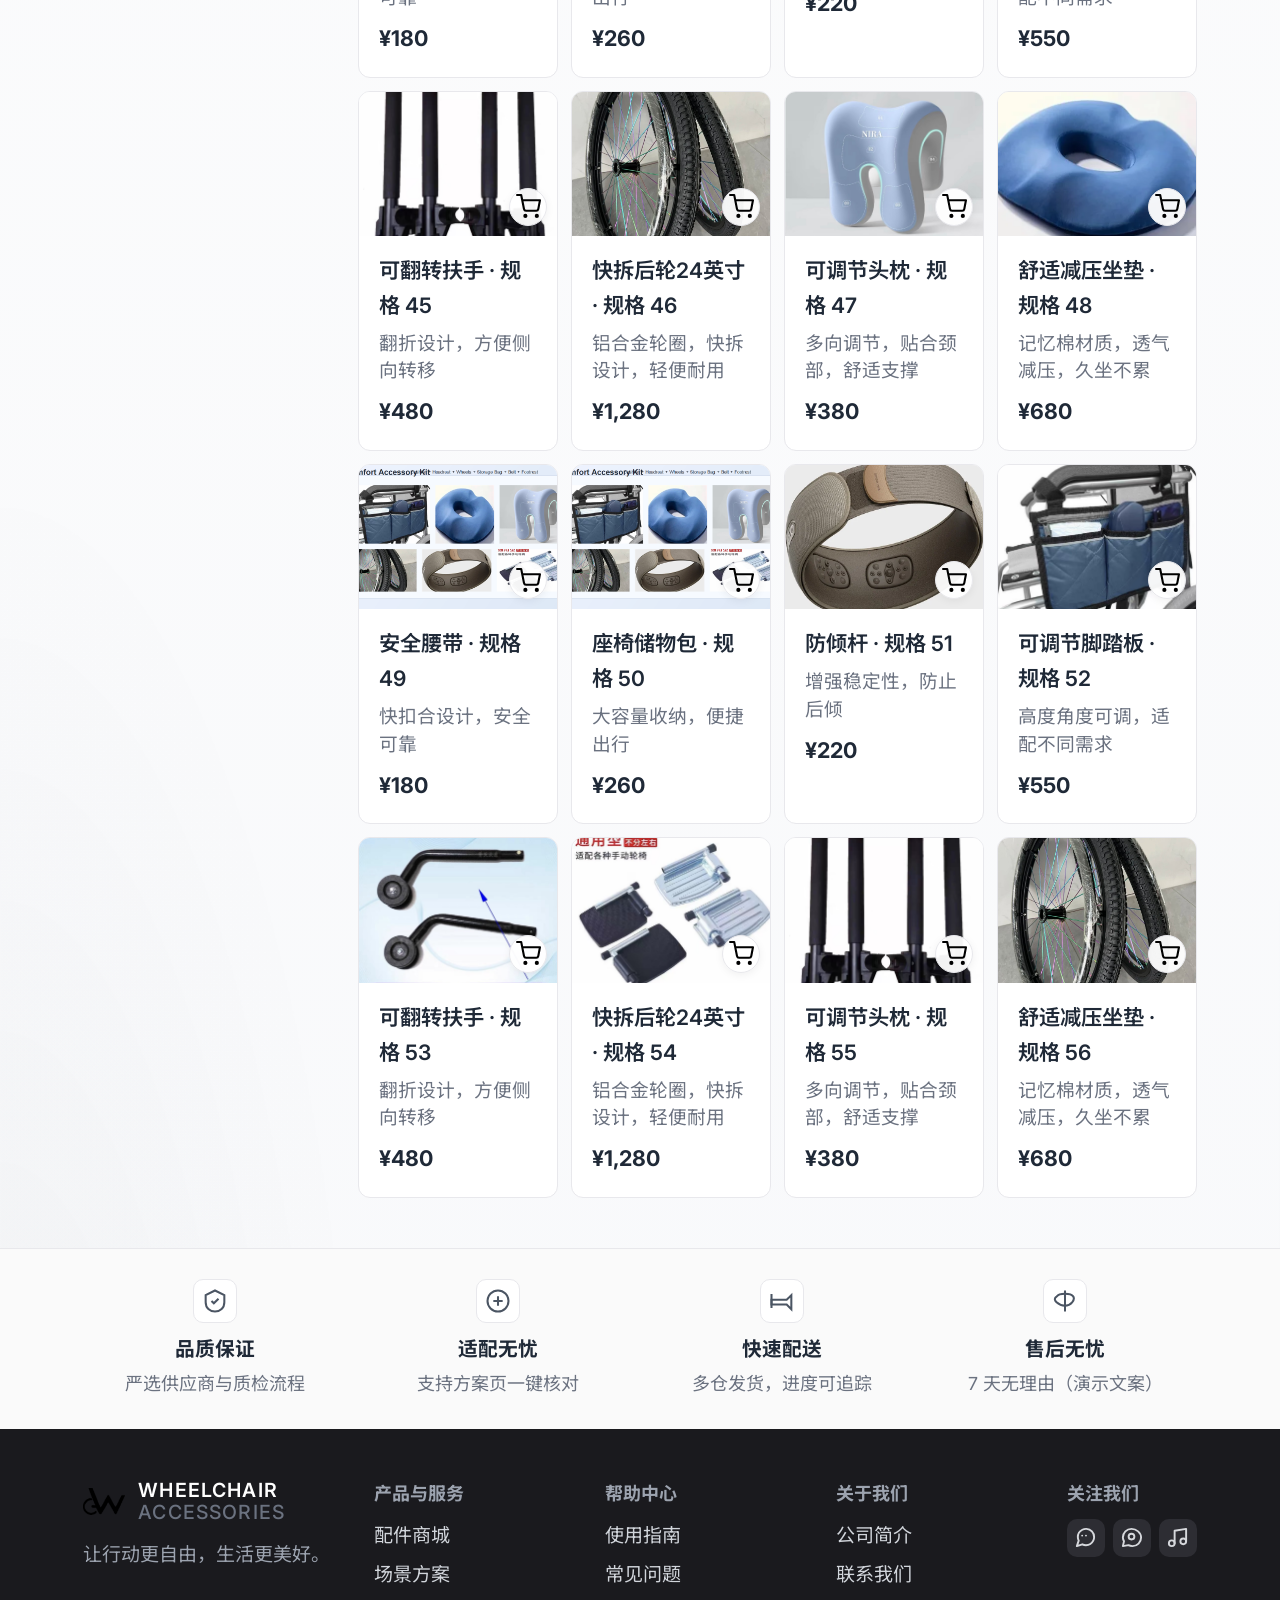
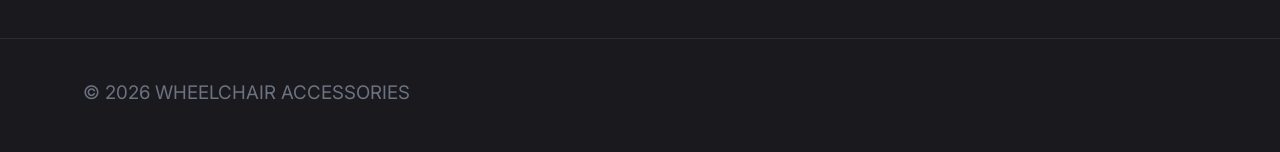
<file: mall.html>
<!DOCTYPE html>
<html lang="zh-CN">
  <head>
    <meta charset="UTF-8" />
    <meta name="viewport" content="width=device-width, initial-scale=1.0" />
    <title>配件商城 · WHEELCHAIR ACCESSORIES</title>
    <link rel="preconnect" href="https://fonts.googleapis.com" />
    <link rel="preconnect" href="https://fonts.gstatic.com" crossorigin />
    <link
      href="https://fonts.googleapis.com/css2?family=Inter:wght@400;500;600;700&family=Noto+Sans+SC:wght@400;500;600;700&display=swap"
      rel="stylesheet"
    />
    <link rel="stylesheet" href="./styles.css" />
    <link rel="stylesheet" href="./mall.css" />
  </head>
  <body class="layout-stacked page-mall">
    <div class="mall-page-bg" aria-hidden="true"></div>
    <header class="site-header">
      <div class="band-inner header-inner">
        <a href="./index.html" class="brand" aria-label="返回首页">
          <span class="brand-mark brand-mark--logo" aria-hidden="true">
            <img src="./assets/logo.png" alt="" width="42" height="42" decoding="async" />
          </span>
          <span class="brand-text">
            <span class="brand-line">WHEELCHAIR</span>
            <span class="brand-line muted">ACCESSORIES</span>
          </span>
        </a>
        <button type="button" class="nav-toggle" id="navToggle" aria-expanded="false" aria-controls="siteNav">
          <span></span><span></span><span></span>
        </button>
        <nav class="site-nav" id="siteNav" aria-label="主导航">
          <a href="./index.html#custom">定制选配</a>
          <a href="./customize.html#3d">场景方案</a>
          <a href="./mall.html" class="is-active" aria-current="page">配件商城</a>
          <a href="./support.html">支持与服务</a>
        </nav>
        <div class="header-actions">
          <button type="button" class="icon-btn" id="headerSearchBtn" title="搜索" aria-label="搜索">
            <svg class="nav-header-ico" xmlns="http://www.w3.org/2000/svg" width="20" height="20" viewBox="0 0 24 24" fill="none" stroke="currentColor" stroke-width="1.75" stroke-linecap="round" aria-hidden="true">
              <circle cx="11" cy="11" r="7" />
              <path d="M20 20l-3.5-3.5" />
            </svg>
          </button>
          <button type="button" class="icon-btn" title="账户" aria-label="账户">
            <svg class="nav-header-ico nav-header-ico--user" xmlns="http://www.w3.org/2000/svg" width="20" height="20" viewBox="0 0 24 24" fill="none" stroke="currentColor" stroke-width="1.75" stroke-linecap="round" stroke-linejoin="round" aria-hidden="true">
              <circle cx="12" cy="12" r="9" />
              <circle cx="12" cy="9.5" r="3" />
              <path d="M6.5 18.5c1.4-2.8 3.4-4 5.5-4s4.1 1.2 5.5 4" />
            </svg>
          </button>
          <a class="btn-plan" href="./customize.html">我的方案 <span class="badge">2</span></a>
        </div>
      </div>
    </header>

    <main class="site-main">
      <section class="band mall-intro">
        <div class="band-inner">
          <p class="mall-breadcrumb"><a href="./index.html">首页</a> / 配件商城</p>
          <h1 class="mall-title">配件商城</h1>
          <p class="mall-sub">精选优质配件，提升舒适体验，满足更多需求</p>
          <div class="mall-search-row">
            <div class="mall-search">
              <input type="search" id="mallSearch" placeholder="搜索配件名称或关键词" autocomplete="off" />
              <button type="button" class="icon-btn mall-search-ico-btn" id="mallSearchSubmit" aria-label="搜索">
                <svg class="icon-svg" viewBox="0 0 24 24" fill="none" stroke="currentColor" stroke-width="2" stroke-linecap="round" aria-hidden="true">
                  <circle cx="11" cy="11" r="7" />
                  <path d="M20 20l-3-3" />
                </svg>
              </button>
            </div>
            <button type="button" class="btn-cart" id="openCart">
              <span class="btn-cart-ico-wrap" aria-hidden="true">
                <svg class="icon-svg" viewBox="0 0 24 24" fill="none" stroke="currentColor" stroke-width="2" stroke-linecap="round" stroke-linejoin="round">
                  <circle cx="9" cy="21" r="1" />
                  <circle cx="20" cy="21" r="1" />
                  <path d="M1 1h4l2.68 13.39a2 2 0 002 1.61h9.72a2 2 0 002-1.61L23 6H6" />
                </svg>
                <span class="btn-cart-badge"><span id="cartBadge">3</span></span>
              </span>
              购物车
            </button>
          </div>
        </div>
      </section>

      <section class="band mall-cats" aria-label="配件分类">
        <div class="band-inner">
          <div class="cat-scroll" id="catScroll" role="tablist"></div>
        </div>
      </section>

      <section class="band mall-body">
        <div class="band-inner mall-layout">
          <aside class="mall-filters" aria-label="筛选条件">
            <div class="filter-head">
              <span class="filter-head-title">
                筛选条件
              </span>
              <button type="button" class="filter-clear" id="clearFilters">
                清空筛选
              </button>
            </div>

            <div class="filter-acc is-open" data-filter-acc>
              <button type="button" class="filter-trigger" aria-expanded="true">
                配件类型
                <span class="chev" aria-hidden="true">
                  <svg class="filter-chev icon-svg" viewBox="0 0 24 24" fill="none" stroke="currentColor" stroke-width="2" stroke-linecap="round" aria-hidden="true"><path d="M6 9l6 6 6-6"/></svg>
                </span>
              </button>
              <div class="filter-body">
                
                <div class="filter-checks" id="typeChecks"></div>
              </div>
            </div>

            <div class="filter-acc" data-filter-acc>
              <button type="button" class="filter-trigger" aria-expanded="false">
                适配车型
                <span class="chev" aria-hidden="true">
                  <svg class="filter-chev icon-svg" viewBox="0 0 24 24" fill="none" stroke="currentColor" stroke-width="2" stroke-linecap="round" aria-hidden="true"><path d="M6 9l6 6 6-6"/></svg>
                </span>
              </button>
              <div class="filter-body">
                <div class="filter-checks">
                  <label><input type="checkbox" name="model" value="a" /> 标准折叠款</label>
                  <label><input type="checkbox" name="model" value="b" /> 电动助力款</label>
                  <label><input type="checkbox" name="model" value="c" /> 越野加强款</label>
                </div>
              </div>
            </div>

            <div class="filter-acc" data-filter-acc>
              <button type="button" class="filter-trigger" aria-expanded="false">
                功能特点
                <span class="chev" aria-hidden="true">
                  <svg class="filter-chev icon-svg" viewBox="0 0 24 24" fill="none" stroke="currentColor" stroke-width="2" stroke-linecap="round" aria-hidden="true"><path d="M6 9l6 6 6-6"/></svg>
                </span>
              </button>
              <div class="filter-body">
                <div class="filter-checks">
                  <label><input type="checkbox" name="feat" value="breath" /> 透气</label>
                  <label><input type="checkbox" name="feat" value="light" /> 轻量</label>
                  <label><input type="checkbox" name="feat" value="night" /> 夜光/反光</label>
                </div>
              </div>
            </div>

            <div class="filter-acc is-open" data-filter-acc>
              <button type="button" class="filter-trigger" aria-expanded="true">
                价格区间
                <span class="chev" aria-hidden="true">
                  <svg class="filter-chev icon-svg" viewBox="0 0 24 24" fill="none" stroke="currentColor" stroke-width="2" stroke-linecap="round" aria-hidden="true"><path d="M6 9l6 6 6-6"/></svg>
                </span>
              </button>
              <div class="filter-body">
                <div class="price-dual">
                  <div class="price-track-wrap">
                    <div class="price-track" aria-hidden="true"></div>
                    <div class="price-track-fill" id="priceFill"></div>
                    <input type="range" id="rangeMin" min="0" max="5000" step="50" value="0" aria-label="最低价格" />
                    <input type="range" id="rangeMax" min="0" max="5000" step="50" value="3000" aria-label="最高价格" />
                  </div>
                  <div class="price-inputs-row">
                    <div class="price-inputs">
                      <input type="number" id="inputMin" min="0" max="5000" value="0" aria-label="最低价" />
                      <span style="color: var(--muted)">—</span>
                      <input type="number" id="inputMax" min="0" max="5000" value="3000" aria-label="最高价" />
                    </div>
                    </div>
                  </div>
              </div>
            </div>

            <button type="button" class="btn-filter-apply" id="applyFilter">筛选<span id="filterCount">(56)</span></button>
          </aside>

          <div class="mall-content">
            <div class="featured-card" id="featuredCard">
              <div class="featured-copy">
                <span class="featured-tag">精选推荐</span>
                <h2 id="featTitle">舒适出行套装</h2>
                <p id="featDesc">坐垫 + 头枕 + 小轮组组合，适合日常通勤与室内使用。</p>
                <div class="featured-price">
                  <span class="now" id="featPrice">¥ 1,680</span>
                  <span class="was" id="featWas">¥ 2,200</span>
                </div>
                <button type="button" class="btn btn-primary" id="featBuy">立即购买</button>
              </div>
              <div class="featured-media">
                <img id="featImg" alt="" width="800" height="600" decoding="async" />
                <div class="feature-dots" id="featDots" role="tablist" aria-label="精选轮播"></div>
              </div>
            </div>

            <div class="mall-toolbar">
              <span class="mall-count" id="resultCount">全部配件 · 共 56 件</span>
              <div class="sort-tabs" role="tablist" aria-label="排序">
                <button type="button" role="tab" aria-selected="true" data-sort="default">综合推荐</button>
                <button type="button" role="tab" aria-selected="false" data-sort="sales">销量优先</button>
                <button type="button" role="tab" aria-selected="false" data-sort="price-asc">价格从低到高</button>
                <button type="button" role="tab" aria-selected="false" data-sort="price-desc">价格从高到低</button>
              </div>
              <div class="view-toggle" role="group" aria-label="视图">
                <button type="button" aria-pressed="true" id="viewGrid" title="网格">
                  <svg class="icon-svg view-fig-ico" viewBox="0 0 24 24" fill="currentColor" aria-hidden="true"><rect x="3" y="3" width="8" height="8" rx="1"/><rect x="13" y="3" width="8" height="8" rx="1"/><rect x="3" y="13" width="8" height="8" rx="1"/><rect x="13" y="13" width="8" height="8" rx="1"/></svg>
                </button>
                <button type="button" aria-pressed="false" id="viewList" title="列表">
                  <span class="view-list-stack" aria-hidden="true"><svg class="icon-svg view-fig-ico" viewBox="0 0 24 24" fill="currentColor" aria-hidden="true"><rect x="4" y="5" width="16" height="3" rx="1"/><rect x="4" y="10.5" width="16" height="3" rx="1"/><rect x="4" y="16" width="16" height="3" rx="1"/></svg></span>
                </button>
              </div>
            </div>

            <div class="product-grid" id="productGrid"></div>
          </div>
        </div>
      </section>

      <section class="band mall-trust">
        <div class="band-inner mall-trust-grid">
          <div class="mall-trust-item">
            <div class="icon-wrap" aria-hidden="true">
              <svg class="icon-svg icon-svg--lg" viewBox="0 0 24 24" fill="none" stroke="currentColor" stroke-width="1.75"><path d="M12 3l8 4v6c0 5-3.5 8-8 8s-8-3-8-8V7l8-4z"/><path d="M9 12l2 2 4-4"/></svg>
            </div>
            <h4>品质保证</h4>
            <p>严选供应商与质检流程</p>
          </div>
          <div class="mall-trust-item">
            <div class="icon-wrap" aria-hidden="true">
              <svg class="icon-svg icon-svg--lg" viewBox="0 0 24 24" fill="none" stroke="currentColor" stroke-width="1.75"><circle cx="12" cy="12" r="9"/><path d="M8 12h8M12 8v8"/></svg>
            </div>
            <h4>适配无忧</h4>
            <p>支持方案页一键核对</p>
          </div>
          <div class="mall-trust-item">
            <div class="icon-wrap" aria-hidden="true">
              <svg class="icon-svg icon-svg--lg" viewBox="0 0 24 24" fill="none" stroke="currentColor" stroke-width="1.75"><path d="M3 11h13l4-4v12l-4-4H3z"/><path d="M3 6v12"/></svg>
            </div>
            <h4>快速配送</h4>
            <p>多仓发货，进度可追踪</p>
          </div>
          <div class="mall-trust-item">
            <div class="icon-wrap" aria-hidden="true">
              <svg class="icon-svg icon-svg--lg" viewBox="0 0 24 24" fill="none" stroke="currentColor" stroke-width="1.75"><path d="M12 3v18"/><path d="M5 8c2-3 12-3 14 0s-2 8-7 8-12-5-7-8z"/></svg>
            </div>
            <h4>售后无忧</h4>
            <p>7 天无理由（演示文案）</p>
          </div>
        </div>
      </section>
    </main>

    <footer class="site-footer">
      <div class="band-inner footer-grid">
        <div>
          <div class="brand">
            <span class="brand-mark brand-mark--logo" aria-hidden="true">
              <img src="./assets/logo.png" alt="" width="34" height="34" decoding="async" />
            </span>
            <span class="brand-text">
              <span class="brand-line" style="color: #fff">WHEELCHAIR</span>
              <span class="brand-line muted">ACCESSORIES</span>
            </span>
          </div>
          <p style="margin: 0.75rem 0 0; color: #9ca3af; font-size: 0.95rem; max-width: 32ch">让行动更自由，生活更美好。</p>
        </div>
        <div class="footer-col">
          <h4>产品与服务</h4>
          <ul>
            <li><a href="./mall.html">配件商城</a></li>
            <li><a href="./customize.html#3d">场景方案</a></li>
          </ul>
        </div>
        <div class="footer-col">
          <h4>帮助中心</h4>
          <ul>
            <li><a href="./support.html">使用指南</a></li>
            <li><a href="#">常见问题</a></li>
          </ul>
        </div>
        <div class="footer-col">
          <h4>关于我们</h4>
          <ul>
            <li><a href="#">公司简介</a></li>
            <li><a href="#">联系我们</a></li>
          </ul>
        </div>
        <div class="footer-social">
          <h4>关注我们</h4>
          <div class="social-icons">
            <a href="#" aria-label="微信">
              <svg class="icon-svg" viewBox="0 0 24 24" fill="none" stroke="currentColor" stroke-width="2">
                <path d="M21 11.5a8.38 8.38 0 01-.9 3.8 8.5 8.5 0 01-7.6 4.7 8.38 8.38 0 01-3.8-.9L3 21l1.9-5.7a8.38 8.38 0 01-.9-3.8 8.5 8.5 0 014.7-7.6 8.38 8.38 0 013.8-.9h.5a8.48 8.48 0 018 8.5z" stroke-linejoin="round" />
                <path d="M8.5 10h.01M12.5 10h.01" stroke-linecap="round" />
              </svg>
            </a>
            <a href="#" aria-label="微博">
              <svg class="icon-svg" viewBox="0 0 24 24" fill="none" stroke="currentColor" stroke-width="2">
                <path d="M22 12c0 5-4 9-9 9-1.5 0-3-.3-4.2-1L3 21l1.2-5.2C3.4 14.5 3 13.3 3 12c0-5 4-9 9-9s10 4 10 9z" stroke-linejoin="round" />
                <circle cx="12" cy="11" r="3" />
              </svg>
            </a>
            <a href="#" aria-label="短视频">
              <svg class="icon-svg" viewBox="0 0 24 24" fill="none" stroke="currentColor" stroke-width="2">
                <path d="M9 18V5l12-2v13" stroke-linecap="round" stroke-linejoin="round" />
                <circle cx="6" cy="18" r="3" />
                <circle cx="18" cy="16" r="3" />
              </svg>
            </a>
          </div>
        </div>
      </div>
      <div class="band-inner footer-bottom">
        <p>© <span id="y"></span> WHEELCHAIR ACCESSORIES</p>
      </div>
    </footer>

    <div class="toast" id="toast" role="status" aria-live="polite" hidden></div>
    <script src="./figma-mall-data.js"></script>
    <script src="./mall.js"></script>
  </body>
</html>
</file>
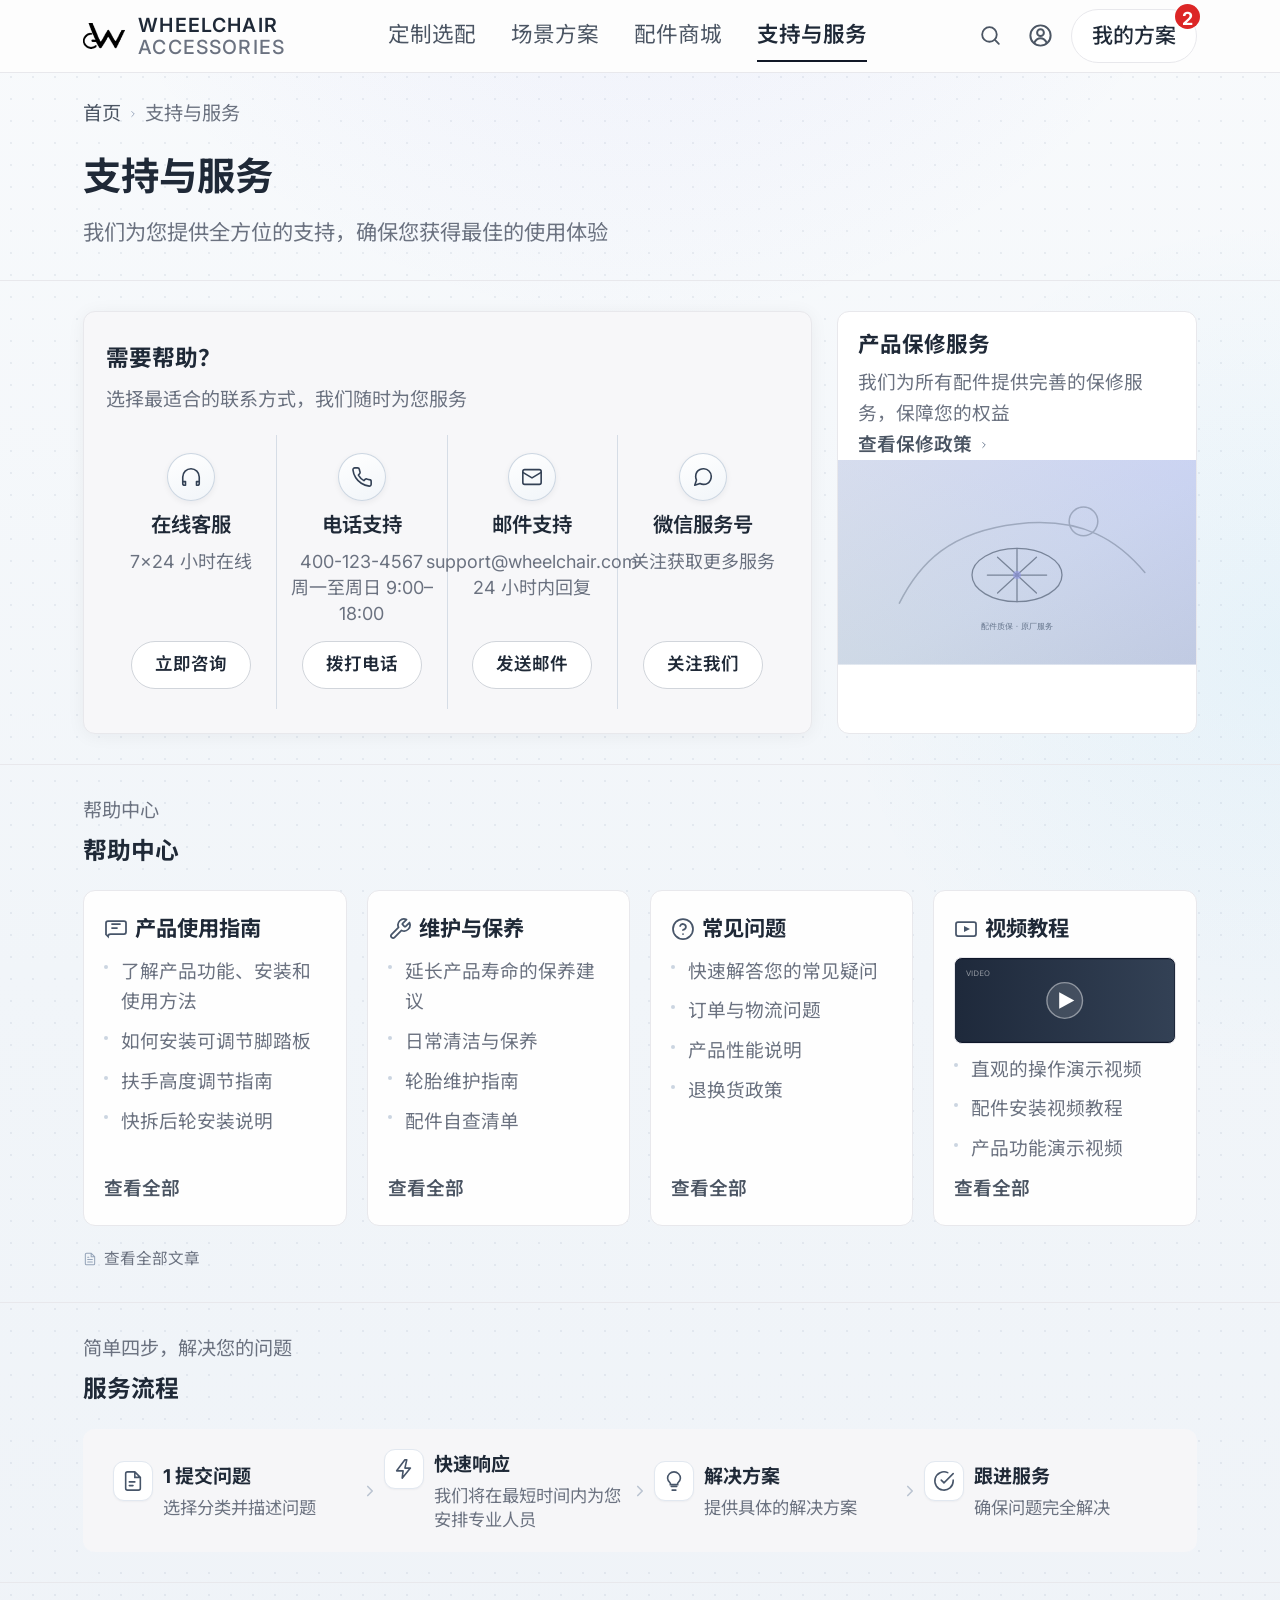
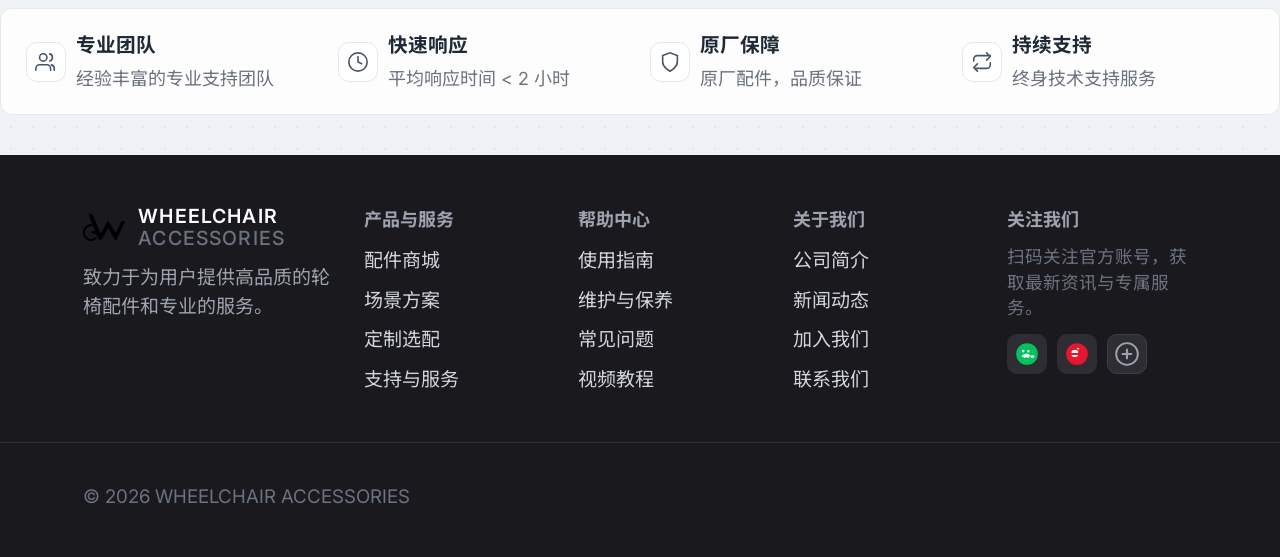
<file: support.html>
<!DOCTYPE html>
<html lang="zh-CN">
  <head>
    <meta charset="UTF-8" />
    <meta name="viewport" content="width=device-width, initial-scale=1.0" />
    <title>支持与服务 · WHEELCHAIR ACCESSORIES</title>
    <link rel="preconnect" href="https://fonts.googleapis.com" />
    <link rel="preconnect" href="https://fonts.gstatic.com" crossorigin />
    <link
      href="https://fonts.googleapis.com/css2?family=Inter:wght@400;500;600;700&family=Noto+Sans+SC:wght@400;500;600;700&display=swap"
      rel="stylesheet"
    />
    <link rel="stylesheet" href="./styles.css" />
    <link rel="stylesheet" href="./support.css" />
  </head>
  <body class="layout-stacked page-support">
    <!-- 内联 SVG 精灵：不依赖脚本与外部 icon 文件 -->
    <svg xmlns="http://www.w3.org/2000/svg" class="sup-sprite" width="0" height="0" aria-hidden="true" focusable="false">
      <symbol id="sup-i-chevron" viewBox="0 0 24 24">
        <path fill="none" stroke="currentColor" stroke-width="2.2" stroke-linecap="round" stroke-linejoin="round" d="M9 6l6 6-6 6" />
      </symbol>
      <symbol id="sup-i-headset" viewBox="0 0 24 24">
        <path fill="none" stroke="currentColor" stroke-width="1.75" stroke-linecap="round" stroke-linejoin="round" d="M3 18v-6a9 9 0 0118 0v6M3 19a2 2 0 002 2h1v-4H3v2zm18 0a2 2 0 01-2 2h-1v-4h3v2z" />
      </symbol>
      <symbol id="sup-i-phone" viewBox="0 0 24 24">
        <path
          fill="none"
          stroke="currentColor"
          stroke-width="1.75"
          stroke-linecap="round"
          stroke-linejoin="round"
          d="M22 16.92v3a2 2 0 01-2.18 2 19.8 19.8 0 01-8.63-3.07 19.5 19.5 0 01-6-6 19.8 19.8 0 01-3.07-8.67A2 2 0 014.11 2h3a2 2 0 012 1.72c.13.86.37 1.7.7 2.63a2 2 0 01-.45 2.11L8.09 9.9a16 16 0 006 6l1.27-1.27a2 2 0 012.11-.45c.92.32 1.76.56 2.63.7A2 2 0 0122 16.92z"
        />
      </symbol>
      <symbol id="sup-i-mail" viewBox="0 0 24 24">
        <rect x="2" y="4" width="20" height="16" rx="2" fill="none" stroke="currentColor" stroke-width="1.75" />
        <path fill="none" stroke="currentColor" stroke-width="1.75" stroke-linecap="round" d="M22 7l-10 6L2 7" />
      </symbol>
      <symbol id="sup-i-wechat" viewBox="0 0 24 24">
        <path
          fill="none"
          stroke="currentColor"
          stroke-width="1.75"
          stroke-linecap="round"
          stroke-linejoin="round"
          d="M21 11.5a8.4 8.4 0 01-.9 3.8 8.5 8.5 0 01-7.6 4.7 8.4 8.4 0 01-3.8-.9L3 21l1.9-5.7a8.4 8.4 0 01-.9-3.8 8.5 8.5 0 014.7-7.6 8.4 8.4 0 013.8-.9h.5a8.5 8.5 0 018 8v.5z"
        />
      </symbol>
      <symbol id="sup-i-book" viewBox="0 0 24 24">
        <path fill="none" stroke="currentColor" stroke-width="1.75" stroke-linecap="round" d="M4 19.5A2.5 2.5 0 016.5 17H20a2 2 0 002-2V6a2 2 0 00-2-2H4a2 2 0 00-2 2v11.5zM8 7h8M8 11h5" />
      </symbol>
      <symbol id="sup-i-wrench" viewBox="0 0 24 24">
        <path
          fill="none"
          stroke="currentColor"
          stroke-width="1.75"
          stroke-linecap="round"
          stroke-linejoin="round"
          d="M14.7 6.3a1 1 0 000 1.4l1.6 1.6a1 1 0 001.4 0l3.77-3.77a6 6 0 01-7.94 7.94l-6.91 6.91a2.12 2.12 0 01-3-3l6.91-6.91a6 6 0 017.94-7.94l-3.76 3.76z"
        />
      </symbol>
      <symbol id="sup-i-help" viewBox="0 0 24 24">
        <circle cx="12" cy="12" r="10" fill="none" stroke="currentColor" stroke-width="1.75" />
        <path fill="none" stroke="currentColor" stroke-width="1.75" stroke-linecap="round" d="M9.09 9a3 3 0 015.82 1c0 2-3 3-3 3M12 17h.01" />
      </symbol>
      <symbol id="sup-i-video" viewBox="0 0 24 24">
        <rect x="2" y="5" width="20" height="14" rx="2" fill="none" stroke="currentColor" stroke-width="1.75" />
        <path fill="currentColor" d="M10 9l6 3-6 3V9z" />
      </symbol>
      <symbol id="sup-i-file" viewBox="0 0 24 24">
        <path fill="none" stroke="currentColor" stroke-width="1.75" stroke-linecap="round" d="M14 2H6a2 2 0 00-2 2v16a2 2 0 002 2h12a2 2 0 002-2V8zM14 2v6h6M16 13H8M16 17H8M10 9H8" />
      </symbol>
      <symbol id="sup-i-flow-form" viewBox="0 0 24 24">
        <path fill="none" stroke="currentColor" stroke-width="1.75" stroke-linecap="round" d="M14 2H6a2 2 0 00-2 2v16a2 2 0 002 2h12a2 2 0 002-2V8zM14 2v6h6M8 13h6M8 17h4" />
      </symbol>
      <symbol id="sup-i-flow-bolt" viewBox="0 0 24 24">
        <path
          fill="none"
          stroke="currentColor"
          stroke-width="1.75"
          stroke-linecap="round"
          stroke-linejoin="round"
          d="M13 2L4 14h7l-1 8 9-11h-6l2-9z"
        />
      </symbol>
      <symbol id="sup-i-flow-bulb" viewBox="0 0 24 24">
        <path fill="none" stroke="currentColor" stroke-width="1.75" stroke-linecap="round" d="M9 18h6M10 22h4M12 2a7 7 0 017 7c0 2.5-1.5 4-3 5.5V16H8v-1.5C6.5 13 5 11.5 5 9a7 7 0 017-7z" />
      </symbol>
      <symbol id="sup-i-flow-check" viewBox="0 0 24 24">
        <path fill="none" stroke="currentColor" stroke-width="1.75" stroke-linecap="round" d="M22 11.08V12a10 10 0 11-5.93-9.14M22 4L12 14.01l-3-3" />
      </symbol>
      <symbol id="sup-i-users" viewBox="0 0 24 24">
        <path fill="none" stroke="currentColor" stroke-width="1.75" stroke-linecap="round" d="M17 21v-2a4 4 0 00-4-4H5a4 4 0 00-4 4v2M9 11a4 4 0 100-8 4 4 0 000 8zm12 10v-2a4 4 0 00-3-3.87M16 3.13a4 4 0 010 7.75" />
      </symbol>
      <symbol id="sup-i-clock" viewBox="0 0 24 24">
        <circle cx="12" cy="12" r="10" fill="none" stroke="currentColor" stroke-width="1.75" />
        <path fill="none" stroke="currentColor" stroke-width="1.75" stroke-linecap="round" d="M12 6v6l4 2" />
      </symbol>
      <symbol id="sup-i-shield" viewBox="0 0 24 24">
        <path fill="none" stroke="currentColor" stroke-width="1.75" stroke-linecap="round" d="M12 22s8-4 8-10V5l-8-3-8 3v7c0 6 8 10 8 10z" />
      </symbol>
      <symbol id="sup-i-infinity" viewBox="0 0 24 24">
        <g fill="none" stroke="currentColor" stroke-width="1.75" stroke-linecap="round" stroke-linejoin="round">
          <path d="M17 2l4 4-4 4" />
          <path d="M3 11V9a4 4 0 014-4h14" />
          <path d="M7 22l-4-4 4-4" />
          <path d="M21 13v2a4 4 0 01-4 4H4" />
        </g>
      </symbol>
      <symbol id="sup-i-social-wx" viewBox="0 0 24 24">
        <circle cx="12" cy="12" r="10" fill="#07c160" />
        <path fill="#fff" d="M8.5 10.5a1.2 1.2 0 100-2.4 1.2 1.2 0 000 2.4zm4.8 0a1.1 1.1 0 100-2.2 1.1 1.1 0 000 2.2zM7 14.2c.8-1.4 2.4-2.4 4.3-2.4 1.4 0 2.7.5 3.6 1.3l-1.5 2.6c-.5-.4-1.2-.6-1.9-.6-.6 0-1.1.2-1.5.5L7 14.2zm7.5-.2c.7-.5 1.6-.8 2.5-.8.8 0 1.5.2 2.1.6l-1.1 1.9c-.3-.2-.7-.3-1-.3-.4 0-.7.1-1 .3l-1.5-2.5z" opacity="0.95" />
      </symbol>
      <symbol id="sup-i-social-wb" viewBox="0 0 24 24">
        <circle cx="12" cy="12" r="10" fill="#e6162d" />
        <path fill="#fff" d="M7 10c0-1.1 1-2 3-2s3 .9 3 2v1H7v-1zm0 3h6c-.3 1.2-1.5 2-3 2s-2.7-.8-3-2zm5-6.5h2v1h-2v-1z" />
      </symbol>
      <symbol id="sup-i-social-more" viewBox="0 0 24 24">
        <circle cx="12" cy="12" r="10" fill="none" stroke="currentColor" stroke-width="1.75" />
        <path fill="none" stroke="currentColor" stroke-width="2" stroke-linecap="round" d="M8 12h8M12 8v8" />
      </symbol>
    </svg>

    <div class="sup-page-bg" aria-hidden="true"></div>
    <header class="site-header">
      <div class="band-inner header-inner">
        <a href="./index.html" class="brand" aria-label="返回首页">
          <span class="brand-mark brand-mark--logo" aria-hidden="true">
            <img src="./assets/logo.png" alt="" width="42" height="42" decoding="async" />
          </span>
          <span class="brand-text">
            <span class="brand-line">WHEELCHAIR</span>
            <span class="brand-line muted">ACCESSORIES</span>
          </span>
        </a>
        <button type="button" class="nav-toggle" id="navToggle" aria-expanded="false" aria-controls="siteNav">
          <span></span><span></span><span></span>
        </button>
        <nav class="site-nav" id="siteNav" aria-label="主导航">
          <a href="./index.html#custom">定制选配</a>
          <a href="./customize.html#3d">场景方案</a>
          <a href="./mall.html">配件商城</a>
          <a href="./support.html" class="is-active" aria-current="page">支持与服务</a>
        </nav>
        <div class="header-actions">
          <button type="button" class="icon-btn" title="搜索" aria-label="搜索">
            <svg class="nav-header-ico" xmlns="http://www.w3.org/2000/svg" width="20" height="20" viewBox="0 0 24 24" fill="none" stroke="currentColor" stroke-width="1.75" stroke-linecap="round" aria-hidden="true">
              <circle cx="11" cy="11" r="7" />
              <path d="M20 20l-3.5-3.5" />
            </svg>
          </button>
          <button type="button" class="icon-btn" title="账户" aria-label="账户">
            <svg class="nav-header-ico nav-header-ico--user" xmlns="http://www.w3.org/2000/svg" width="20" height="20" viewBox="0 0 24 24" fill="none" stroke="currentColor" stroke-width="1.75" stroke-linecap="round" stroke-linejoin="round" aria-hidden="true">
              <circle cx="12" cy="12" r="9" />
              <circle cx="12" cy="9.5" r="3" />
              <path d="M6.5 18.5c1.4-2.8 3.4-4 5.5-4s4.1 1.2 5.5 4" />
            </svg>
          </button>
          <a class="btn-plan" href="./customize.html">我的方案 <span class="badge">2</span></a>
        </div>
      </div>
    </header>

    <main class="site-main">
      <section class="band sup-intro">
        <div class="band-inner">
          <p class="sup-bc">
            <a href="./index.html">首页</a>
            <svg class="sup-icon sup-icon--bc" width="10" height="10" aria-hidden="true"><use href="#sup-i-chevron" /></svg>
            <span>支持与服务</span>
          </p>
          <h1 class="sup-title">支持与服务</h1>
          <p class="sup-lead">我们为您提供全方位的支持，确保您获得最佳的使用体验</p>
        </div>
      </section>

      <section class="band sup-contact" aria-labelledby="supHelpH">
        <div class="band-inner sup-contact-grid">
          <div class="sup-contact-panel">
            <h2 class="sup-help-title" id="supHelpH">需要帮助？</h2>
            <p class="sup-help-sub">选择最适合的联系方式，我们随时为您服务</p>
            <div class="sup-contact-strips" role="list">
              <article class="sup-strip" role="listitem">
                <div class="sup-strip-main">
                  <div class="sup-strip-ico sup-strip-ico--round" aria-hidden="true">
                    <svg class="sup-icon sup-icon--lg" width="22" height="22"><use href="#sup-i-headset" /></svg>
                  </div>
                  <h3 class="sup-strip-title">在线客服</h3>
                  <p class="sup-strip-meta">7×24 小时在线</p>
                </div>
                <button type="button" class="sup-strip-btn">立即咨询</button>
              </article>
              <article class="sup-strip" role="listitem">
                <div class="sup-strip-main">
                  <div class="sup-strip-ico sup-strip-ico--round" aria-hidden="true">
                    <svg class="sup-icon sup-icon--lg" width="22" height="22"><use href="#sup-i-phone" /></svg>
                  </div>
                  <h3 class="sup-strip-title">电话支持</h3>
                  <p class="sup-strip-meta">400-123-4567<br />周一至周日 9:00–18:00</p>
                </div>
                <button type="button" class="sup-strip-btn">拨打电话</button>
              </article>
              <article class="sup-strip" role="listitem">
                <div class="sup-strip-main">
                  <div class="sup-strip-ico sup-strip-ico--round" aria-hidden="true">
                    <svg class="sup-icon sup-icon--lg" width="22" height="22"><use href="#sup-i-mail" /></svg>
                  </div>
                  <h3 class="sup-strip-title">邮件支持</h3>
                  <p class="sup-strip-meta">support@wheelchair.com<br />24 小时内回复</p>
                </div>
                <button type="button" class="sup-strip-btn">发送邮件</button>
              </article>
              <article class="sup-strip" role="listitem">
                <div class="sup-strip-main">
                  <div class="sup-strip-ico sup-strip-ico--round" aria-hidden="true">
                    <svg class="sup-icon sup-icon--lg" width="22" height="22"><use href="#sup-i-wechat" /></svg>
                  </div>
                  <h3 class="sup-strip-title">微信服务号</h3>
                  <p class="sup-strip-meta">关注获取更多服务</p>
                </div>
                <button type="button" class="sup-strip-btn">关注我们</button>
              </article>
            </div>
          </div>
          <aside class="sup-warranty" aria-labelledby="supWarH">
            <div class="sup-warranty-cap">
              <h3 id="supWarH">产品保修服务</h3>
              <p>我们为所有配件提供完善的保修服务，保障您的权益</p>
              <p class="sup-warranty-link">
                <a href="#">查看保修政策</a>
                <svg class="sup-icon sup-icon--link" width="10" height="10" aria-hidden="true"><use href="#sup-i-chevron" /></svg>
              </p>
            </div>
            <div class="sup-warranty-media" role="img" aria-label="保修服务配图（示意）">
              <svg class="sup-warranty-art" viewBox="0 0 700 400" preserveAspectRatio="xMidYMid slice" xmlns="http://www.w3.org/2000/svg">
                <defs>
                  <linearGradient id="supWg" x1="0%" y1="0%" x2="100%" y2="100%">
                    <stop offset="0%" stop-color="#e8eef5" />
                    <stop offset="55%" stop-color="#dce6f2" />
                    <stop offset="100%" stop-color="#cfd9e8" />
                  </linearGradient>
                  <linearGradient id="supWm" x1="0%" y1="100%" x2="100%" y2="0%">
                    <stop offset="0%" stop-color="#64748b" stop-opacity="0.12" />
                    <stop offset="100%" stop-color="#6366f1" stop-opacity="0.15" />
                  </linearGradient>
                </defs>
                <rect width="700" height="400" fill="url(#supWg)" />
                <rect width="700" height="400" fill="url(#supWm)" />
                <g fill="none" stroke="#475569" stroke-width="3" stroke-linecap="round" stroke-linejoin="round" opacity="0.35">
                  <path d="M120 280c40-80 100-140 230-155s200 35 250 95" />
                  <circle cx="480" cy="120" r="28" />
                </g>
                <g transform="translate(260 130)" fill="none" stroke="#334155" stroke-width="2.5" stroke-linecap="round" opacity="0.55">
                  <ellipse cx="90" cy="95" rx="88" ry="52" />
                  <path d="M32 95h116M90 43v104M52 60l76 70M128 60L52 130" />
                  <circle cx="90" cy="95" r="8" fill="#6366f1" stroke="none" opacity="0.5" />
                </g>
                <text x="350" y="330" text-anchor="middle" fill="#64748b" font-size="15" font-family="system-ui,sans-serif">配件质保 · 原厂服务</text>
              </svg>
            </div>
          </aside>
        </div>
      </section>

      <section class="band sup-help-center" aria-labelledby="helpCenterH">
        <div class="band-inner">
          <p class="sup-section-kicker">帮助中心</p>
          <h2 class="sup-section-title" id="helpCenterH">帮助中心</h2>
          <div class="sup-help-grid">
            <div class="sup-help-col">
              <h3>
                <svg class="sup-icon sup-icon--title" width="24" height="24" aria-hidden="true"><use href="#sup-i-book" /></svg>
                产品使用指南
              </h3>
              <ul>
                <li>了解产品功能、安装和使用方法</li>
                <li>如何安装可调节脚踏板</li>
                <li>扶手高度调节指南</li>
                <li>快拆后轮安装说明</li>
              </ul>
              <span class="more">查看全部</span>
            </div>
            <div class="sup-help-col">
              <h3>
                <svg class="sup-icon sup-icon--title" width="24" height="24" aria-hidden="true"><use href="#sup-i-wrench" /></svg>
                维护与保养
              </h3>
              <ul>
                <li>延长产品寿命的保养建议</li>
                <li>日常清洁与保养</li>
                <li>轮胎维护指南</li>
                <li>配件自查清单</li>
              </ul>
              <span class="more">查看全部</span>
            </div>
            <div class="sup-help-col">
              <h3>
                <svg class="sup-icon sup-icon--title" width="24" height="24" aria-hidden="true"><use href="#sup-i-help" /></svg>
                常见问题
              </h3>
              <ul>
                <li>快速解答您的常见疑问</li>
                <li>订单与物流问题</li>
                <li>产品性能说明</li>
                <li>退换货政策</li>
              </ul>
              <span class="more">查看全部</span>
            </div>
            <div class="sup-help-col sup-help-col--video">
              <h3>
                <svg class="sup-icon sup-icon--title" width="24" height="24" aria-hidden="true"><use href="#sup-i-video" /></svg>
                视频教程
              </h3>
              <div class="sup-help-thumb" aria-hidden="true">
                <svg class="sup-thumb-art" viewBox="0 0 320 120" xmlns="http://www.w3.org/2000/svg">
                  <defs>
                    <linearGradient id="supTv" x1="0%" y1="0%" x2="100%" y2="0%">
                      <stop offset="0%" stop-color="#1e293b" />
                      <stop offset="100%" stop-color="#334155" />
                    </linearGradient>
                  </defs>
                  <rect width="320" height="120" rx="8" fill="url(#supTv)" />
                  <circle cx="160" cy="60" r="26" fill="rgba(255,255,255,0.12)" stroke="rgba(255,255,255,0.45)" stroke-width="2" />
                  <path d="M152 48l22 12-22 12V48z" fill="#fff" />
                  <text x="16" y="24" fill="rgba(255,255,255,0.5)" font-size="11" font-family="system-ui,sans-serif">VIDEO</text>
                </svg>
              </div>
              <ul>
                <li>直观的操作演示视频</li>
                <li>配件安装视频教程</li>
                <li>产品功能演示视频</li>
              </ul>
              <span class="more">查看全部</span>
            </div>
          </div>
          <p class="sup-help-articles-link">
            <svg class="sup-icon sup-icon--muted" width="14" height="14" aria-hidden="true"><use href="#sup-i-file" /></svg>
            <span>查看全部文章</span>
          </p>
        </div>
      </section>

      <section class="band sup-flow" aria-labelledby="flowH">
        <div class="band-inner">
          <p class="sup-section-kicker">简单四步，解决您的问题</p>
          <h2 class="sup-section-title" id="flowH">服务流程</h2>
          <div class="sup-flow-strip">
            <div class="sup-flow-step">
              <span class="sup-flow-ico" aria-hidden="true"><svg class="sup-icon" width="22" height="22"><use href="#sup-i-flow-form" /></svg></span>
              <div>
                <h4>1 提交问题</h4>
                <p>选择分类并描述问题</p>
              </div>
            </div>
            <span class="sup-flow-arrow" aria-hidden="true"><svg class="sup-icon sup-icon--arrow" width="18" height="18"><use href="#sup-i-chevron" /></svg></span>
            <div class="sup-flow-step">
              <span class="sup-flow-ico" aria-hidden="true"><svg class="sup-icon" width="22" height="22"><use href="#sup-i-flow-bolt" /></svg></span>
              <div>
                <h4>快速响应</h4>
                <p>我们将在最短时间内为您安排专业人员</p>
              </div>
            </div>
            <span class="sup-flow-arrow" aria-hidden="true"><svg class="sup-icon sup-icon--arrow" width="18" height="18"><use href="#sup-i-chevron" /></svg></span>
            <div class="sup-flow-step">
              <span class="sup-flow-ico" aria-hidden="true"><svg class="sup-icon" width="22" height="22"><use href="#sup-i-flow-bulb" /></svg></span>
              <div>
                <h4>解决方案</h4>
                <p>提供具体的解决方案</p>
              </div>
            </div>
            <span class="sup-flow-arrow" aria-hidden="true"><svg class="sup-icon sup-icon--arrow" width="18" height="18"><use href="#sup-i-chevron" /></svg></span>
            <div class="sup-flow-step">
              <span class="sup-flow-ico" aria-hidden="true"><svg class="sup-icon" width="22" height="22"><use href="#sup-i-flow-check" /></svg></span>
              <div>
                <h4>跟进服务</h4>
                <p>确保问题完全解决</p>
              </div>
            </div>
          </div>
        </div>
      </section>

      <section class="band sup-trust" aria-label="服务承诺">
        <div class="band-inner sup-trust-row">
          <div class="sup-trust-item">
            <span class="sup-trust-ico" aria-hidden="true"><svg class="sup-icon" width="22" height="22"><use href="#sup-i-users" /></svg></span>
            <div>
              <h4>专业团队</h4>
              <p>经验丰富的专业支持团队</p>
            </div>
          </div>
          <div class="sup-trust-item">
            <span class="sup-trust-ico" aria-hidden="true"><svg class="sup-icon" width="22" height="22"><use href="#sup-i-clock" /></svg></span>
            <div>
              <h4>快速响应</h4>
              <p>平均响应时间 &lt; 2 小时</p>
            </div>
          </div>
          <div class="sup-trust-item">
            <span class="sup-trust-ico" aria-hidden="true"><svg class="sup-icon" width="22" height="22"><use href="#sup-i-shield" /></svg></span>
            <div>
              <h4>原厂保障</h4>
              <p>原厂配件，品质保证</p>
            </div>
          </div>
          <div class="sup-trust-item">
            <span class="sup-trust-ico" aria-hidden="true"><svg class="sup-icon" width="22" height="22"><use href="#sup-i-infinity" /></svg></span>
            <div>
              <h4>持续支持</h4>
              <p>终身技术支持服务</p>
            </div>
          </div>
        </div>
      </section>
    </main>

    <footer class="site-footer">
      <div class="band-inner footer-grid sup-footer-grid">
        <div class="sup-footer-brand">
          <div class="brand">
            <span class="brand-mark brand-mark--logo" aria-hidden="true">
              <img src="./assets/logo.png" alt="" width="34" height="34" decoding="async" />
            </span>
            <span class="brand-text">
              <span class="brand-line sup-footer-brand-line">WHEELCHAIR</span>
              <span class="brand-line muted">ACCESSORIES</span>
            </span>
          </div>
          <p class="sup-footer-tagline">致力于为用户提供高品质的轮椅配件和专业的服务。</p>
        </div>
        <div class="footer-col">
          <h4>产品与服务</h4>
          <ul>
            <li><a href="./mall.html">配件商城</a></li>
            <li><a href="./customize.html#3d">场景方案</a></li>
            <li><a href="./index.html#custom">定制选配</a></li>
            <li><a href="./support.html">支持与服务</a></li>
          </ul>
        </div>
        <div class="footer-col">
          <h4>帮助中心</h4>
          <ul>
            <li><a href="./support.html">使用指南</a></li>
            <li><a href="./support.html">维护与保养</a></li>
            <li><a href="./support.html">常见问题</a></li>
            <li><a href="./support.html">视频教程</a></li>
          </ul>
        </div>
        <div class="footer-col">
          <h4>关于我们</h4>
          <ul>
            <li><a href="#">公司简介</a></li>
            <li><a href="#">新闻动态</a></li>
            <li><a href="#">加入我们</a></li>
            <li><a href="#">联系我们</a></li>
          </ul>
        </div>
        <div class="footer-col">
          <h4>关注我们</h4>
          <p class="sup-footer-follow-hint">扫码关注官方账号，获取最新资讯与专属服务。</p>
          <div class="sup-footer-social" aria-label="社交媒体">
            <a href="#" class="sup-footer-social-link" title="微信" aria-label="微信">
              <svg class="sup-footer-svg" width="28" height="28" aria-hidden="true"><use href="#sup-i-social-wx" /></svg>
            </a>
            <a href="#" class="sup-footer-social-link" title="微博" aria-label="微博">
              <svg class="sup-footer-svg" width="28" height="28" aria-hidden="true"><use href="#sup-i-social-wb" /></svg>
            </a>
            <a href="#" class="sup-footer-social-link sup-footer-social-link--ghost" title="更多渠道" aria-label="更多渠道">
              <svg class="sup-footer-svg sup-footer-svg--ghost" width="28" height="28" aria-hidden="true"><use href="#sup-i-social-more" /></svg>
            </a>
          </div>
        </div>
      </div>
      <div class="band-inner footer-bottom">
        <p>© <span id="y"></span> WHEELCHAIR ACCESSORIES</p>
      </div>
    </footer>

    <script src="./support.js" type="module"></script>
  </body>
</html>
</file>
<file: styles.css>
:root {
  --bg: #fdfdfd;
  --surface: #ffffff;
  --muted: #6b7280;
  --text: #1f2937;
  --text-soft: #4b5563;
  --border: #e8e8ec;
  --bar-bg: #f4f4f6;
  --accent: #ea580c;
  --radius: 12px;
  --radius-sm: 8px;
  --header-h: 72px;
  /* 全站文字/模块左右留白；大图可用 .u-bleed-x 铺满 */
  --page-gutter: clamp(1.5rem, 6.5vw, 5.5rem);
  /* 全站字号基准（默认 16px × 1.25 = 20px） */
  --text-scale: 1.25;
  font-family: "Inter", "Noto Sans SC", system-ui, sans-serif;
}

*,
*::before,
*::after {
  box-sizing: border-box;
}

html {
  scroll-behavior: smooth;
  height: 100%;
  font-size: calc(16px * var(--text-scale));
}

body {
  margin: 0;
  background: var(--bg);
  color: var(--text);
  font-size: 1.08rem;
  line-height: 1.65;
  min-height: 100dvh;
  width: 100%;
  overflow-x: hidden;
}

/* 全屏纵向布局：页脚贴底，主区占满剩余高度 */
body.layout-stacked {
  display: flex;
  flex-direction: column;
}

body.layout-stacked .site-main {
  flex: 1;
  display: flex;
  flex-direction: column;
  min-height: 0;
  width: 100%;
}

/* 首页主内容随页面自然增高滚动，不把剩余视口强行撑开 */
body.page-home .site-main {
  flex: 0 0 auto;
  min-height: 0;
}

img {
  max-width: 100%;
  display: block;
}

a {
  color: inherit;
  text-decoration: none;
}

button {
  font: inherit;
  cursor: pointer;
}

.sr-only {
  position: absolute;
  width: 1px;
  height: 1px;
  padding: 0;
  margin: -1px;
  overflow: hidden;
  clip: rect(0, 0, 0, 0);
  white-space: nowrap;
  border: 0;
}

/* 全宽模块：横向占满浏览器宽度（无 max-width 拦腰） */
.band {
  width: 100%;
  margin: 0;
  padding: 0;
  box-sizing: border-box;
}

.band-inner {
  width: 100%;
  max-width: none;
  margin: 0;
  padding-inline: var(--page-gutter);
  box-sizing: border-box;
}

/* 在 band-inner 内让图片/画布横向铺满（文字仍保留 gutter） */
.u-bleed-x {
  margin-inline: calc(-1 * var(--page-gutter));
  width: calc(100% + 2 * var(--page-gutter));
  max-width: none;
  box-sizing: border-box;
}

/* 铺满视口宽度（Hero 背景等，放在 .band 下而非 .band-inner 内更佳） */
.u-bleed-viewport {
  position: relative;
  left: 50%;
  right: 50%;
  width: 100vw;
  max-width: 100vw;
  margin-left: -50vw;
  margin-right: -50vw;
}

/* 旧版居中容器（若仍有引用） */
.container {
  width: 100%;
  max-width: 1320px;
  margin-inline: auto;
  padding-inline: var(--page-gutter);
}

/* 统一图标尺寸与描边 */
.icon-svg {
  width: 1.25rem;
  height: 1.25rem;
  flex-shrink: 0;
  display: block;
}

.icon-svg--sm {
  width: 1.05rem;
  height: 1.05rem;
}

.icon-svg--lg {
  width: 1.4rem;
  height: 1.4rem;
}

.icon-btn .icon-svg {
  width: 1.35rem;
  height: 1.35rem;
}

/* 顶栏搜索 / 账户图标（内联 SVG） */
.nav-header-ico {
  width: 1.25rem;
  height: 1.25rem;
  display: block;
  flex-shrink: 0;
}

.nav-header-ico--user {
  width: 1.35rem;
  height: 1.35rem;
}

/* Header */
.site-header {
  position: sticky;
  top: 0;
  z-index: 60;
  width: 100%;
  background: rgba(253, 253, 253, 0.94);
  backdrop-filter: blur(10px);
  border-bottom: 1px solid var(--border);
}

.header-inner {
  display: flex;
  align-items: center;
  justify-content: space-between;
  gap: 1rem;
  min-height: var(--header-h);
}

.brand {
  display: flex;
  align-items: center;
  gap: 0.65rem;
}

.brand-mark {
  width: 42px;
  height: 42px;
  border-radius: 10px;
  background: linear-gradient(135deg, #111827, #374151);
  color: #fff;
  display: grid;
  place-items: center;
  flex-shrink: 0;
}

.brand-mark--logo {
  background: transparent;
  padding: 0;
  overflow: hidden;
}

.brand-mark--logo img {
  width: 100%;
  height: 100%;
  object-fit: contain;
  display: block;
}

.brand-mark .icon-svg {
  width: 1.35rem;
  height: 1.35rem;
}

.brand-text {
  display: flex;
  flex-direction: column;
  line-height: 1.15;
}

.brand-line {
  font-size: 0.975rem;
  font-weight: 600;
  letter-spacing: 0.06em;
}

.brand-line.muted {
  color: var(--muted);
  font-weight: 500;
}

.site-nav {
  display: flex;
  align-items: center;
  gap: 1.75rem;
}

.site-nav a {
  font-size: 1.08rem;
  color: var(--text-soft);
  padding: 0.35rem 0;
  border-bottom: 2px solid transparent;
  transition: color 0.15s, border-color 0.15s;
}

.site-nav a:hover,
.site-nav a:focus-visible {
  color: var(--text);
}

.site-nav a.is-active {
  color: var(--text);
  border-color: #111827;
  font-weight: 600;
}

.header-actions {
  display: flex;
  align-items: center;
  gap: 0.5rem;
}

.icon-btn {
  width: 40px;
  height: 40px;
  border: none;
  border-radius: 10px;
  background: transparent;
  color: var(--text-soft);
  display: grid;
  place-items: center;
}

.icon-btn:hover {
  background: var(--bar-bg);
  color: var(--text);
}

.btn-plan {
  position: relative;
  border: 1px solid var(--border);
  background: var(--surface);
  border-radius: 999px;
  padding: 0.45rem 1rem;
  font-size: 1.05rem;
  font-weight: 500;
  display: inline-flex;
  align-items: center;
  color: inherit;
}

.badge {
  position: absolute;
  top: -6px;
  right: -4px;
  min-width: 1.25rem;
  height: 1.25rem;
  padding: 0 4px;
  border-radius: 999px;
  background: #dc2626;
  color: #fff;
  font-size: 0.9rem;
  font-weight: 700;
  display: grid;
  place-items: center;
}

.nav-toggle {
  display: none;
  flex-direction: column;
  gap: 5px;
  background: none;
  border: none;
  padding: 0.5rem;
}

.nav-toggle span {
  display: block;
  width: 22px;
  height: 2px;
  background: var(--text);
}

@media (max-width: 720px) {
  .nav-toggle {
    display: flex;
  }

  .site-nav {
    position: fixed;
    inset: var(--header-h) 0 auto 0;
    background: var(--surface);
    flex-direction: column;
    padding: 1rem;
    border-bottom: 1px solid var(--border);
    transform: translateY(-120%);
    opacity: 0;
    pointer-events: none;
    transition: transform 0.2s, opacity 0.2s;
  }

  .site-nav.is-open {
    transform: translateY(0);
    opacity: 1;
    pointer-events: auto;
  }
}

/* Home sections (index) — 首屏一屏高 + 背景铺满宽，可向下滚动 */
.home-hero {
  width: 100%;
  min-height: calc(100dvh - var(--header-h));
  display: flex;
  flex-direction: column;
  justify-content: stretch;
  color: #fff;
  background:
    linear-gradient(180deg, rgba(15, 23, 42, 0.35) 0%, rgba(15, 23, 42, 0.25) 45%, rgba(15, 23, 42, 0.65) 100%),
    url("https://images.unsplash.com/photo-1586023492125-27b2c045efd7?w=2400&q=85") center / cover no-repeat;
  border-bottom: 1px solid rgba(0, 0, 0, 0.2);
}

.hero-top h1 {
  color: #fff;
  text-shadow: 0 2px 24px rgba(0, 0, 0, 0.35);
}

.hero-kicker {
  color: #fdba74;
  font-weight: 600;
  margin: 0 0 0.5rem;
  font-size: 1.008rem;
}

.hero-lead {
  color: rgba(255, 255, 255, 0.88);
  max-width: 40ch;
  margin: 0;
}

.hero-layout {
  flex: 1;
  display: flex;
  flex-direction: column;
  justify-content: space-between;
  min-height: calc(100dvh - var(--header-h) - 2rem);
  padding-top: clamp(2rem, 8vh, 5rem);
  padding-bottom: clamp(2rem, 6vh, 4rem);
}

.hero-top {
  max-width: 56rem;
}

.hero-ctas {
  display: flex;
  flex-wrap: wrap;
  gap: 0.75rem;
  justify-content: flex-start;
  align-items: center;
  padding-top: clamp(1.5rem, 4vh, 2.5rem);
}

.btn-ghost-light {
  background: transparent;
  color: #fff;
  border: 1px solid rgba(255, 255, 255, 0.85);
  box-shadow: 0 1px 0 rgba(0, 0, 0, 0.06);
}

.btn-ghost-light:hover {
  background: rgba(255, 255, 255, 0.12);
}

.btn-accent-solid {
  background: #2563eb;
  color: #fff;
  border-color: #2563eb;
}

.btn-accent-solid:hover {
  background: #1d4ed8;
  border-color: #1d4ed8;
}

.home-blocks {
  width: 100%;
  background: #f3f4f6;
  border-bottom: 1px solid var(--border);
  padding: clamp(1.75rem, 4vh, 3rem) 0 clamp(2.25rem, 5vh, 3.5rem);
}

.hero-top h1 {
  font-size: clamp(1.925rem, 4vw, 2.585rem);
  margin: 0 0 0.75rem;
}

.home-blocks .split {
  display: grid;
  grid-template-columns: repeat(auto-fit, minmax(260px, 1fr));
  gap: 1.25rem;
}

.home-card {
  background: var(--surface);
  border: 1px solid var(--border);
  border-radius: var(--radius);
  padding: 1.25rem 1.35rem;
  box-shadow: 0 4px 18px rgba(15, 23, 42, 0.04);
}

.home-card h2 {
  margin: 0 0 0.5rem;
  font-size: 1.134rem;
  display: flex;
  align-items: center;
  gap: 0.5rem;
}

.home-card p {
  margin: 0;
  color: var(--muted);
  font-size: 1.0304rem;
}

.btn {
  display: inline-flex;
  align-items: center;
  justify-content: center;
  gap: 0.35rem;
  border-radius: 999px;
  padding: 0.65rem 1.25rem;
  font-weight: 600;
  font-size: 1.008rem;
  border: 1px solid transparent;
}

.btn-primary {
  background: #111827;
  color: #fff;
}

.btn-secondary {
  background: var(--surface);
  border-color: var(--border);
}

.site-footer {
  background: #1a1a1e;
  color: #d1d5db;
  padding: 2.5rem 0 1.25rem;
  font-size: 0.9856rem;
  margin-top: auto;
  width: 100%;
}

.footer-grid {
  display: grid;
  grid-template-columns: 1.3fr repeat(3, 1fr) auto;
  gap: 1.5rem;
}

.footer-col h4,
.footer-social h4 {
  margin: 0 0 0.5rem;
  font-size: 0.9rem;
  color: #9ca3af;
  text-transform: uppercase;
}

.footer-col ul {
  list-style: none;
  padding: 0;
  margin: 0;
}

.footer-col li {
  margin-bottom: 0.35rem;
}

.footer-col a {
  color: #d1d5db;
  font-size: 0.952rem;
}

.social-icons {
  display: flex;
  gap: 0.4rem;
}

.social-icons a {
  width: 38px;
  height: 38px;
  border-radius: 10px;
  background: #2d2d33;
  display: grid;
  place-items: center;
  color: #e5e7eb;
  transition: background 0.15s, transform 0.12s;
}

.social-icons a:hover {
  background: #3f3f48;
  transform: translateY(-1px);
}

.social-icons a .icon-svg {
  width: 1.15rem;
  height: 1.15rem;
  opacity: 0.92;
}

.footer-bottom {
  margin-top: 2rem;
  padding-top: 1rem;
  border-top: 1px solid #2d2d33;
  font-size: 0.936rem;
  color: #6b7280;
}

@media (max-width: 900px) {
  .footer-grid {
    grid-template-columns: 1fr 1fr;
  }
}

.toast {
  position: fixed;
  bottom: 1.25rem;
  left: 50%;
  transform: translateX(-50%);
  background: #111827;
  color: #fff;
  padding: 0.55rem 1.1rem;
  border-radius: 999px;
  font-size: 0.9856rem;
  z-index: 200;
  box-shadow: 0 10px 30px rgba(0, 0, 0, 0.2);
}

.toast[hidden] {
  display: none;
}
</file>
<file: home.css>
/* 首页 Figma 77:48 — 全宽纵向流式布局 */

body.page-home {
  background: #fafafa;
}

body.page-home .site-main {
  flex: 0 0 auto;
}

.page-home .brand-mark--logo img {
  width: 100%;
  height: 100%;
  object-fit: contain;
}

.page-home .site-nav a.is-active {
  color: var(--text);
  font-weight: 600;
}

.page-home .header-actions .icon-btn .nav-header-ico {
  width: 1.25rem;
  height: 1.25rem;
}

/* Hero */
.home-hero {
  position: relative;
  width: 100%;
  min-height: clamp(520px, 52vw, 676px);
  color: #3d3d3c;
  overflow: hidden;
  border-bottom: 1px solid #ebe8e4;
}

/* Hero 背景图全宽铺满，不受 band-inner 留白影响 */
.home-hero__bg {
  position: absolute;
  inset: 0;
  z-index: 0;
  left: 0;
  right: 0;
  width: 100%;
}

.home-hero__bg img {
  width: 100%;
  height: 100%;
  object-fit: cover;
  object-position: 72% center;
}

.home-hero__shade {
  position: absolute;
  inset: 0;
  z-index: 1;
  pointer-events: none;
  background:
    linear-gradient(180deg, rgba(255, 255, 255, 0.55) 0%, transparent 28%, transparent 72%, rgba(253, 251, 248, 0.35) 100%),
    linear-gradient(
      102deg,
      rgba(255, 255, 255, 0.98) 0%,
      rgba(255, 253, 250, 0.94) 14%,
      rgba(255, 251, 247, 0.82) 32%,
      rgba(255, 249, 245, 0.58) 48%,
      rgba(255, 252, 250, 0.28) 62%,
      rgba(255, 255, 255, 0.08) 76%,
      transparent 88%
    );
}

.home-hero__main::before {
  content: "";
  position: absolute;
  z-index: -1;
  top: -2.5rem;
  right: -18%;
  bottom: -1.5rem;
  left: -2.5rem;
  background: radial-gradient(
    ellipse 95% 110% at 8% 55%,
    rgba(255, 255, 255, 0.94) 0%,
    rgba(255, 252, 248, 0.72) 42%,
    rgba(255, 250, 246, 0.2) 68%,
    transparent 82%
  );
  pointer-events: none;
}

.home-hero__inner {
  position: relative;
  z-index: 2;
  display: grid;
  grid-template-columns: minmax(0, 1fr) clamp(300px, 28vw, 380px);
  gap: clamp(2rem, 5vw, 3.5rem);
  align-items: end;
  align-content: end;
  min-height: clamp(520px, 52vw, 676px);
  padding-top: 2rem;
  padding-bottom: clamp(3.25rem, 9vh, 5.25rem);
}

/* 文案区：局部柔光 + 布局，渐变融合时保持字迹清晰 */
.home-hero__main {
  position: relative;
  isolation: isolate;
  display: flex;
  flex-direction: column;
  justify-content: flex-end;
  max-width: 40rem;
  margin-left: clamp(2rem, 6vw, 5.5rem);
  margin-bottom: 0.5rem;
  transform: translateY(-0.75rem);
  text-shadow: 0 1px 18px rgba(255, 255, 255, 0.85);
}

.home-hero__intro {
  margin-bottom: 1.85rem;
}

.home-hero__kicker {
  display: inline-block;
  margin: 0 0 1.15rem;
  padding: 0.45rem 0.95rem;
  background: rgba(244, 241, 237, 0.92);
  border-radius: 4px;
  font-size: 0.975rem;
  font-weight: 300;
  line-height: 1.45;
  color: #8f8c89;
  box-shadow: 0 1px 12px rgba(255, 255, 255, 0.6);
  backdrop-filter: blur(6px);
}

.home-hero__title {
  margin: 0 0 1.15rem;
  font-size: clamp(2.31rem, 4vw, 3.025rem);
  font-weight: 600;
  letter-spacing: -0.02em;
  line-height: 1.32;
  color: #2f2e2d;
}

.home-hero__lead {
  margin: 0;
  font-size: 1.1475rem;
  font-weight: 400;
  line-height: 1.72;
  color: #8a8683;
  max-width: 24em;
}

.home-hero__features {
  display: flex;
  flex-wrap: wrap;
  gap: 2.25rem 3.5rem;
  margin: 1.75rem 0 2rem;
  padding: 0;
  list-style: none;
}

.home-hero__features li {
  display: flex;
  flex-direction: column;
  align-items: flex-start;
  gap: 0.65rem;
  min-width: 5rem;
  padding: 0;
  background: none;
  border: none;
  box-shadow: none;
}

.home-hero__feat-icon {
  display: block;
  line-height: 0;
}

.home-ui-icon {
  display: block;
  width: 1.25rem;
  height: 1.25rem;
  color: #696761;
}

.home-hero__feat-icon .home-ui-icon {
  width: 28px;
  height: 28px;
}

.home-hero__avatars {
  display: inline-flex;
  align-items: center;
  flex-shrink: 0;
}

.home-hero__avatars::before,
.home-hero__avatars::after {
  content: "";
  width: 20px;
  height: 20px;
  border-radius: 50%;
  background: linear-gradient(135deg, #d6d3d1, #a8a29e);
  border: 2px solid #faf9f7;
  box-sizing: border-box;
}

.home-hero__avatars::after {
  margin-left: -7px;
  background: linear-gradient(135deg, #c4c0bc, #9a9590);
}

.home-hero__feat-text {
  display: flex;
  flex-direction: column;
  gap: 0.4rem;
}

.home-hero__feat-text strong {
  font-size: 0.98rem;
  font-weight: 500;
  color: #5f5e5d;
  line-height: 1.45;
}

.home-hero__feat-text > span {
  font-size: 0.9rem;
  line-height: 1.55;
  color: #969391;
}

.home-hero__foot {
  display: flex;
  flex-direction: column;
  gap: 1.35rem;
}

.home-hero__actions {
  display: flex;
  flex-wrap: wrap;
  gap: 1rem;
  align-items: center;
}

.btn-home-primary {
  display: inline-flex;
  align-items: center;
  justify-content: center;
  gap: 0.45rem;
  min-height: 44px;
  padding: 0 1.35rem;
  background: #171716;
  color: #e8e8e8;
  border: 1px solid #5f5e5d;
  border-radius: 7px;
  font-size: 0.975rem;
  font-weight: 400;
  transition: background 0.15s ease;
}

.btn-home-primary:hover {
  background: #2a2a29;
}

.btn-home-primary .home-ui-icon--arrow,
.btn-step-start .home-ui-icon--arrow,
.home-section-head a .home-ui-icon--arrow {
  width: 14px;
  height: 14px;
  color: currentColor;
  opacity: 0.95;
}

.btn-home-ghost {
  display: inline-flex;
  align-items: center;
  justify-content: center;
  min-height: 44px;
  padding: 0 1.2rem;
  background: #f9f5f1;
  color: #939190;
  border: none;
  border-radius: 8px;
  font-size: 0.975rem;
  font-weight: 400;
  transition: background 0.15s ease;
}

.btn-home-ghost:hover {
  background: #f4f0ec;
}

.home-hero__social {
  display: flex;
  align-items: center;
  gap: 0.65rem;
  margin: 0;
  padding: 0;
  border: none;
  font-size: 0.9rem;
  font-weight: 300;
  color: #afadab;
}

.home-hero__social img {
  height: 20px;
  width: auto;
  object-fit: contain;
  flex-shrink: 0;
}

.home-hero__social em {
  font-style: normal;
  font-weight: 400;
  color: #959290;
}

/* 三步卡片（与 .home-hero__inner 第二列同宽，避免说明文字过早换行） */
.home-steps {
  position: relative;
  left: -3px;
  width: 100%;
  min-width: 0;
  box-sizing: border-box;
  background: #f9f7f4;
  border: 1px solid #e9e3dd;
  border-radius: 12px 10px 9px 6px;
  padding: 1.1rem 1rem 1rem;
  align-self: end;
  justify-self: end;
  margin-bottom: 0.5rem;
  transform: translateY(-0.75rem);
  box-shadow: 0 8px 32px rgba(0, 0, 0, 0.06);
}

.home-steps h3 {
  margin: 0 0 1rem;
  font-size: 0.984rem;
  font-weight: 600;
  color: #6d6c6c;
}

.home-steps ol {
  margin: 0 0 1rem;
  padding: 0;
  list-style: none;
}

.home-steps li {
  position: relative;
  padding-left: 2.5rem;
  padding-bottom: 1rem;
  border-left: 2px solid #fff1e6;
  margin-left: 0.85rem;
}

.home-steps li:last-child {
  border-left-color: transparent;
  padding-bottom: 0;
}

.home-steps .step-num {
  position: absolute;
  width: 34px;
  height: 34px;
  display: flex;
  align-items: center;
  justify-content: center;
  flex-shrink: 0;
}

.home-steps li:nth-child(1) .step-num {
  left: -3px;
  top: 2px;
}

.home-steps li:nth-child(2) .step-num {
  left: 0;
  top: -2px;
}

.home-steps li:nth-child(3) .step-num {
  left: 1px;
  top: 1px;
}

.home-steps .step-num::before {
  content: "";
  position: absolute;
  inset: 0;
  border-radius: 50%;
  border: 1px solid #e3ddd6;
  background: #f3efe9;
  z-index: 0;
}

.home-steps .step-num > span {
  position: relative;
  z-index: 1;
  font-size: 0.65rem;
  font-weight: 600;
  letter-spacing: 0.02em;
  line-height: 1;
  color: #6d6c6c;
}

.home-steps .step-title {
  display: block;
  font-size: 0.9rem;
  font-weight: 600;
  color: #7d7b7a;
  margin-bottom: 0.2rem;
}

.home-steps .step-desc {
  display: block;
  font-size: 0.9rem;
  color: #adabaa;
  line-height: 1.4;
}

.home-steps .btn-step-start {
  display: flex;
  align-items: center;
  justify-content: center;
  gap: 0.35rem;
  width: 100%;
  padding: 0.65rem;
  background: #161616;
  color: #818282;
  border: 1px solid #343434;
  border-radius: 6px;
  font-size: 0.864rem;
}


/* 场景分类 */
.home-scenes {
  width: 100%;
  padding: 1.25rem 0 1.5rem;
  background: #fdfdfd;
  border-bottom: 1px solid #f0f0f2;
}

.home-scenes__scroll {
  display: flex;
  align-items: stretch;
  justify-content: space-between;
  gap: clamp(0.45rem, 1vw, 0.85rem);
  width: 100%;
  overflow-x: auto;
  padding-bottom: 0.35rem;
  scrollbar-width: thin;
}

.home-scene-pill {
  flex: 1 1 0;
  min-width: 0;
  min-height: 78px;
  padding: 0.65rem 0.7rem;
  border: 3px solid #f7f7f7;
  border-radius: 8px;
  background: #fafafa;
  text-align: left;
  cursor: pointer;
  display: flex;
  flex-direction: row;
  align-items: center;
  justify-content: space-between;
  gap: 0.45rem;
  transition: background 0.15s, border-color 0.15s;
}

.home-scene-pill.is-active {
  background: #f7f1ea;
  border-color: #fefdfe;
}

.home-scene-pill__ico {
  flex: 0 0 auto;
  display: flex;
  align-items: center;
  justify-content: center;
  line-height: 0;
  margin-left: 0.15rem;
}

.home-scene-pill__ico svg {
  width: 20px;
  height: 20px;
  display: block;
  color: #8d8881;
}

.home-scene-pill.is-active .home-scene-pill__ico svg {
  color: #5f5e5d;
}

.home-scene-pill__text {
  display: flex;
  flex-direction: column;
  align-items: flex-start;
  justify-content: flex-start;
  gap: 0.12rem;
  min-width: 0;
  width: 100%;
  flex: 1 1 auto;
  text-align: left;
}

.home-scene-pill__text strong {
  display: block;
  width: 100%;
  font-size: 0.9rem;
  color: #6d6d6d;
  font-weight: 600;
  line-height: 1.25;
}

.home-scene-pill.is-active .home-scene-pill__text strong {
  color: #5c534c;
}

.home-scene-pill__sub {
  display: -webkit-box;
  -webkit-box-orient: vertical;
  -webkit-line-clamp: 2;
  overflow: hidden;
  width: 100%;
  font-size: 0.8rem;
  color: #9ca3af;
  line-height: 1.35;
  text-align: left;
}

.home-scene-pill.is-active .home-scene-pill__sub {
  color: #a89f96;
}

/* 推荐方案 */
.home-solutions {
  width: 100%;
  padding: clamp(1.75rem, 4vh, 2.5rem) 0;
  background: #fafafa;
}

.home-section-head {
  display: flex;
  flex-wrap: wrap;
  align-items: flex-end;
  justify-content: space-between;
  gap: 0.75rem;
  margin-bottom: 1.25rem;
}

.home-section-head h2 {
  margin: 0;
  font-size: 1.242rem;
  font-weight: 600;
  color: #626262;
}

.home-section-head p {
  margin: 0.25rem 0 0;
  font-size: 0.864rem;
  color: #989899;
}

.home-section-head a {
  font-size: 0.9rem;
  color: #939293;
  display: inline-flex;
  align-items: center;
  gap: 0.25rem;
}


.home-sol-grid {
  display: grid;
  grid-template-columns: repeat(4, minmax(0, 1fr));
  gap: 1rem;
}

.home-sol-card {
  background: #fff;
  border-radius: 8px;
  overflow: hidden;
  border: 2px solid #f8f8f9;
  display: flex;
  flex-direction: column;
}

.home-sol-card__media {
  position: relative;
  aspect-ratio: 256 / 138;
  overflow: hidden;
}

.home-sol-card__media img,
.home-sol-card__media img.cover {
  width: 100%;
  height: 100%;
  object-fit: cover;
}

/* 方案角标：纯文字样式（勿再叠 Figma 背景图，否则图内字与 HTML 字重影像乱码） */
.home-sol-card__badge {
  position: absolute;
  top: 8px;
  right: 8px;
  min-width: 2.25rem;
  min-height: 1.5rem;
  padding: 0.2rem 0.5rem;
  display: inline-flex;
  align-items: center;
  justify-content: center;
  font-size: 0.75rem;
  font-weight: 600;
  line-height: 1.2;
  letter-spacing: 0.02em;
  border-radius: 6px;
  box-shadow: 0 1px 4px rgba(0, 0, 0, 0.12);
}

.home-sol-card__badge--hot {
  background: linear-gradient(135deg, #7c2d12, #b45309);
  color: #fffbeb;
}

.home-sol-card__badge--new {
  background: #f3f4f6;
  color: #374151;
  border: 1px solid #e5e7eb;
}

.home-sol-card__badge--multi {
  background: rgba(255, 255, 255, 0.92);
  color: #57534e;
  border: 1px solid #e7e5e4;
}

.home-sol-card__badge--trend {
  background: #1f2937;
  color: #f9fafb;
}

.home-sol-card__badge--default {
  background: rgba(255, 255, 255, 0.92);
  color: #57534e;
  border: 1px solid #e7e5e4;
}

.home-sol-card__body {
  padding: 0.75rem 0.85rem;
  flex: 1;
  display: flex;
  flex-direction: column;
  gap: 0.25rem;
  border-top: 2px solid #f8f8f9;
}

.home-sol-card__body h3 {
  margin: 0;
  font-size: 0.984rem;
  color: #7a7a7a;
}

.home-sol-card__body p {
  margin: 0;
  font-size: 0.9rem;
  color: #c4c4c4;
  line-height: 1.35;
  flex: 1;
}

.home-sol-card__foot {
  display: flex;
  align-items: center;
  justify-content: space-between;
  margin-top: 0.35rem;
}

.home-sol-card__price {
  font-size: 0.9rem;
  font-weight: 600;
  color: #6d6d6e;
}

.home-sol-card__arrow {
  width: 21px;
  height: 21px;
  border: none;
  background: transparent;
  padding: 0;
  cursor: pointer;
}

.home-sol-card__arrow .home-ui-icon--arrow {
  width: 100%;
  height: 100%;
  color: #6d6d6e;
}

/* 功能三卡 */
.home-features {
  width: 100%;
  padding: clamp(1.5rem, 3vh, 2rem) 0 clamp(2rem, 4vh, 3rem);
  background: linear-gradient(180deg, #ececef 0%, #f2f2f4 48%, #f6f6f7 100%);
}

.home-feat-grid {
  display: grid;
  grid-template-columns: repeat(3, minmax(0, 1fr));
  gap: 1.25rem;
}

.home-feat-card {
  background: #fff;
  border: 1px solid #e3e0dc;
  border-radius: 12px;
  overflow: hidden;
  display: block;
  min-height: 148px;
  box-shadow:
    0 1px 2px rgba(17, 24, 39, 0.04),
    0 10px 28px rgba(17, 24, 39, 0.07);
  transition:
    transform 0.2s ease,
    box-shadow 0.2s ease,
    border-color 0.2s ease;
}

.home-feat-card:hover {
  transform: translateY(-3px);
  border-color: #cfc9c2;
  box-shadow:
    0 2px 6px rgba(17, 24, 39, 0.06),
    0 18px 36px rgba(17, 24, 39, 0.1);
}

.home-feat-card__copy {
  padding: 1.15rem 1.2rem;
  display: flex;
  flex-direction: column;
  justify-content: center;
  gap: 0;
}

.home-feat-card h3 {
  margin: 0 0 0.4rem;
  font-size: 1.05rem;
  font-weight: 600;
  color: #3f3f46;
  letter-spacing: 0.01em;
}

.home-feat-card p {
  margin: 0 0 0.85rem;
  font-size: 0.875rem;
  line-height: 1.45;
  color: #78716c;
}

.home-feat-card .btn-feat {
  align-self: flex-start;
  padding: 0.4rem 0.95rem;
  background: #fff;
  border-radius: 999px;
  font-size: 0.875rem;
  font-weight: 500;
  color: #57534e;
  border: 1px solid #e7e5e4;
  box-shadow: 0 1px 2px rgba(15, 23, 42, 0.05);
  transition: border-color 0.15s, color 0.15s, background 0.15s;
}

.home-feat-card:hover .btn-feat {
  border-color: #d6d3d1;
  color: #292524;
  background: #fafaf9;
}

/* 信任条 */
.home-trust {
  width: 100%;
  padding: 1.25rem 0 1.75rem;
  background: #fdfdfd;
  border-top: 1px solid #f0f0f0;
}

.home-trust-grid {
  display: grid;
  grid-template-columns: repeat(4, minmax(0, 1fr));
  gap: 1rem;
}

.home-trust-item {
  display: flex;
  align-items: center;
  gap: 0.75rem;
}

.home-trust-ico {
  display: flex;
  align-items: center;
  justify-content: center;
  width: 38px;
  height: 38px;
  flex-shrink: 0;
}

.home-trust-ico .home-ui-icon {
  width: 24px;
  height: 24px;
  color: #686760;
}

.home-trust-item strong {
  display: block;
  font-size: 0.864rem;
  color: #818181;
  margin-bottom: 0.15rem;
}

.home-trust-item span {
  display: block;
  font-size: 0.9rem;
  color: #bfbfbf;
}

@media (max-width: 1100px) {
  .home-sol-grid {
    grid-template-columns: repeat(2, minmax(0, 1fr));
  }

  .home-hero__inner {
    grid-template-columns: 1fr;
  }

  .home-steps {
    max-width: min(100%, 400px);
    justify-self: end;
  }

  .home-scenes__scroll {
    justify-content: flex-start;
  }

  .home-scene-pill {
    flex: 0 0 auto;
    min-width: 118px;
    max-width: 158px;
  }
}

@media (max-width: 768px) {
  .home-feat-grid {
    grid-template-columns: 1fr;
  }

  .home-trust-grid {
    grid-template-columns: repeat(2, minmax(0, 1fr));
  }

  .home-hero__inner {
    align-items: flex-end;
  }

  .home-hero__main {
    max-width: none;
    margin-left: 0;
    transform: none;
  }

  .home-steps {
    transform: none;
  }

  .home-hero__lead {
    max-width: none;
  }

  .home-hero__features {
    gap: 1.25rem 1.5rem;
  }

  .home-hero__features li {
    flex-direction: row;
    align-items: center;
    gap: 0.65rem;
  }

  .home-hero__actions {
    flex-direction: column;
    align-items: stretch;
  }

  .btn-home-primary,
  .btn-home-ghost {
    width: 100%;
  }

  .home-hero__shade {
    background:
      linear-gradient(180deg, rgba(255, 255, 255, 0.92) 0%, rgba(255, 255, 255, 0.75) 50%, rgba(255, 252, 249, 0.5) 100%),
      linear-gradient(180deg, rgba(255, 255, 255, 0.88) 0%, rgba(255, 255, 255, 0.5) 100%);
  }

  .home-hero__main::before {
    top: -1.5rem;
    right: -10%;
    left: -1rem;
    background: radial-gradient(ellipse 100% 90% at 0% 40%, rgba(255, 255, 255, 0.96) 0%, transparent 75%);
  }
}

@media (max-width: 480px) {
  .home-sol-grid {
    grid-template-columns: 1fr;
  }

  .home-trust-grid {
    grid-template-columns: 1fr;
  }
}
</file>
<file: customize.css>
/* Page 2: 方案定制与预览 — 全屏主工作区 */

.page-customize {
  min-height: 100dvh;
  padding-bottom: calc(92px + env(safe-area-inset-bottom, 0px));
}

.mode-bar {
  width: 100%;
  flex-shrink: 0;
  border-bottom: 1px solid var(--border);
  background: var(--surface);
}

.mode-bar-inner {
  display: flex;
  gap: 0.5rem;
  /* 勿用 padding 简写：会覆盖 .band-inner 的 padding-inline，导致与主内容左边不对齐 */
  padding-block: 0.75rem;
  flex-wrap: wrap;
  align-items: center;
}

.mode-pill {
  border: 1px solid var(--border);
  background: var(--bar-bg);
  border-radius: 999px;
  padding: 0.45rem 1.1rem;
  font-size: 0.9856rem;
  font-weight: 500;
  color: var(--text-soft);
  transition: background 0.15s, color 0.15s, border-color 0.15s;
  display: inline-flex;
  align-items: center;
  gap: 0.45rem;
}

.mode-pill .icon-svg {
  opacity: 0.85;
}

.mode-pill[aria-pressed="true"] .icon-svg {
  opacity: 1;
  color: inherit;
}

.mode-pill[aria-pressed="true"] {
  background: #111827;
  color: #fff;
  border-color: #111827;
}

.mode-pill:hover {
  border-color: #cbd5e1;
}

.custom-main {
  flex: 1;
  display: flex;
  flex-direction: column;
  min-height: 0;
  width: 100%;
  padding: 0;
}

.custom-main .band-inner.custom-main-top {
  flex: 1;
  display: flex;
  flex-direction: column;
  min-height: 0;
  padding-top: 1.25rem;
  padding-bottom: 0.75rem;
}

.lower-band {
  width: 100%;
  background: #f3f4f6;
  border-top: 1px solid var(--border);
  padding-block: clamp(1.25rem, 3vh, 2rem);
  flex-shrink: 0;
}

.custom-grid {
  display: grid;
  grid-template-columns: 1fr minmax(260px, 300px);
  gap: 1.25rem;
  align-items: stretch;
  flex: 1;
  min-height: 0;
}

@media (max-width: 960px) {
  .custom-grid {
    grid-template-columns: 1fr;
  }
}

.section-title {
  margin: 0 0 0.35rem;
  font-size: 1.296rem;
}

.section-desc {
  margin: 0 0 1rem;
  font-size: 0.9856rem;
  color: var(--muted);
  max-width: 62ch;
}

.viewer-wrap {
  background: var(--surface);
  border: 1px solid var(--border);
  border-radius: var(--radius);
  box-shadow: 0 8px 30px rgba(15, 23, 42, 0.06);
  overflow: hidden;
  display: grid;
  grid-template-columns: 56px 1fr;
  min-height: min(560px, calc(100dvh - 300px));
  height: 100%;
}

.viewer-toolbar {
  border-right: 1px solid var(--border);
  background: #fafafa;
  display: flex;
  flex-direction: column;
  align-items: center;
  padding: 0.65rem 0;
  gap: 0.25rem;
}

.tool-btn {
  width: 100%;
  max-width: 48px;
  min-height: 48px;
  border: none;
  border-radius: 10px;
  background: transparent;
  color: var(--text-soft);
  font-size: 0.9rem;
  font-weight: 500;
  display: flex;
  flex-direction: column;
  align-items: center;
  justify-content: center;
  gap: 4px;
  line-height: 1.1;
  text-align: center;
  padding: 0.25rem 0.15rem;
}

.tool-btn .icon-svg {
  width: 1.2rem;
  height: 1.2rem;
}

.tool-btn:hover,
.tool-btn:focus-visible {
  background: #fff;
  color: var(--text);
}

.viewer-stage-wrap {
  position: relative;
  display: flex;
  flex-direction: column;
  flex: 1;
  min-height: 0;
}

.viewer-stage {
  flex: 1;
  min-height: 220px;
  display: grid;
  place-items: center;
  background: linear-gradient(180deg, #f8f9fb 0%, #eef0f4 100%);
  position: relative;
}

.viewer-stage img {
  max-height: min(62dvh, 520px);
  width: auto;
  transition: transform 0.35s ease;
  filter: drop-shadow(0 20px 40px rgba(15, 23, 42, 0.15));
}

.viewer-stage.is-rotate img {
  transform: rotateY(18deg) rotateX(4deg);
}

.viewer-stage.is-zoom img {
  transform: scale(1.12);
}

.fs-btn {
  position: absolute;
  top: 12px;
  right: 12px;
  width: 38px;
  height: 38px;
  border-radius: 10px;
  border: 1px solid var(--border);
  background: rgba(255, 255, 255, 0.9);
  display: grid;
  place-items: center;
}

.fs-btn:hover {
  background: #fff;
}

.fs-btn .icon-svg {
  width: 1.1rem;
  height: 1.1rem;
}

.viewer-carousel {
  display: flex;
  gap: 0.5rem;
  padding: 0.65rem 0.75rem;
  border-top: 1px solid var(--border);
  background: var(--surface);
  overflow-x: auto;
}

.thumb {
  flex: 0 0 auto;
  width: 80px;
  height: 54px;
  border-radius: 4px;
  overflow: hidden;
  border: 1px solid #c6c7c9;
  padding: 0;
  background: #f7f8f9;
  cursor: pointer;
  transition: border-color 0.15s, box-shadow 0.15s;
}

.thumb img {
  width: 100%;
  height: 100%;
  object-fit: cover;
  display: block;
}

.thumb:hover {
  border-color: #9ca3af;
}

.thumb[aria-selected="true"] {
  border: 2px solid #111827;
  box-shadow: 0 0 0 1px #111827;
}

.sidebar {
  background: var(--surface);
  border: 1px solid var(--border);
  border-radius: var(--radius);
  box-shadow: 0 4px 20px rgba(15, 23, 42, 0.04);
  overflow-x: hidden;
  overflow-y: auto;
  max-height: min(720px, calc(100dvh - 220px));
}

.sidebar-head {
  display: flex;
  align-items: center;
  justify-content: space-between;
  padding: 0.9rem 1rem;
  border-bottom: 1px solid var(--border);
  font-weight: 600;
  font-size: 1.064rem;
}

.sidebar-reset {
  border: none;
  background: none;
  color: var(--muted);
  font-size: 0.96rem;
  display: inline-flex;
  align-items: center;
  gap: 0.3rem;
  padding: 0.25rem 0.35rem;
  border-radius: 8px;
}

.sidebar-reset:hover {
  background: var(--bar-bg);
  color: var(--text);
}

body.layout-stacked > .mode-bar {
  flex-shrink: 0;
}

.accordion-item {
  border-bottom: 1px solid var(--border);
}

.acc-trigger {
  width: 100%;
  display: flex;
  align-items: center;
  justify-content: space-between;
  gap: 0.5rem;
  padding: 0.85rem 1rem;
  border: none;
  background: var(--surface);
  text-align: left;
  font-weight: 500;
  font-size: 1.008rem;
}

.acc-trigger:hover {
  background: #fafafa;
}

.acc-left {
  display: inline-flex;
  align-items: center;
  gap: 0.5rem;
  min-width: 0;
}

.acc-ico {
  width: 1.05rem;
  height: 1.05rem;
  flex-shrink: 0;
  opacity: 0.78;
  color: var(--text-soft);
}

.acc-icon {
  display: none;
}

.acc-chevron {
  transition: transform 0.2s;
  color: var(--muted);
  display: inline-flex;
  align-items: center;
  justify-content: center;
}

.accordion-item.is-open .acc-chevron {
  transform: rotate(180deg);
}

.acc-panel {
  display: none;
  padding: 0 1rem 1rem;
}

.accordion-item.is-open .acc-panel {
  display: block;
}

.slider-row {
  margin-bottom: 0.85rem;
}

.slider-row label {
  display: flex;
  justify-content: space-between;
  font-size: 0.96rem;
  color: var(--text-soft);
  margin-bottom: 0.35rem;
}

.slider-row input[type="range"] {
  width: 100%;
}

.lower-grid {
  display: grid;
  grid-template-columns: 1fr 1fr;
  gap: 1rem;
  margin-top: 0;
  flex-shrink: 0;
}

@media (max-width: 900px) {
  .lower-grid {
    grid-template-columns: 1fr;
  }
}

.panel-card {
  background: var(--surface);
  border: 1px solid var(--border);
  border-radius: var(--radius);
  padding: 1rem 1.1rem;
  box-shadow: 0 4px 16px rgba(15, 23, 42, 0.04);
}

.panel-card h3 {
  margin: 0 0 0.75rem;
  font-size: 1.08rem;
}

.tabs {
  display: flex;
  gap: 0.35rem;
  flex-wrap: wrap;
  margin-bottom: 1rem;
}

.tab {
  border: 1px solid var(--border);
  background: var(--bar-bg);
  border-radius: 999px;
  padding: 0.35rem 0.75rem;
  font-size: 0.936rem;
  font-weight: 500;
  color: var(--text-soft);
}

.tab[aria-selected="true"] {
  background: #111827;
  color: #fff;
  border-color: #111827;
}

.swatches-title {
  font-size: 0.936rem;
  color: var(--muted);
  margin: 0 0 0.5rem;
}

.swatches {
  display: flex;
  gap: 0.5rem;
  flex-wrap: wrap;
  margin-bottom: 1rem;
}

.swatch {
  width: 36px;
  height: 36px;
  border-radius: 50%;
  border: 2px solid #fff;
  box-shadow: 0 0 0 1px #e5e7eb;
  cursor: pointer;
  padding: 0;
}

.swatch[aria-selected="true"] {
  box-shadow: 0 0 0 2px #111827;
}

.premium-row {
  display: flex;
  align-items: center;
  gap: 0.75rem;
  flex-wrap: wrap;
}

.premium-row button {
  border: 1px dashed #cbd5e1;
  background: #fafafa;
  border-radius: var(--radius-sm);
  padding: 0.45rem 0.85rem;
  font-size: 0.96rem;
  display: inline-flex;
  align-items: center;
  gap: 0.25rem;
}

.scene-head {
  display: flex;
  align-items: center;
  justify-content: space-between;
  margin-bottom: 0.75rem;
}

.scene-head h3 {
  margin: 0;
  font-size: 1.08rem;
}

.scene-head a {
  font-size: 0.96rem;
  font-weight: 600;
  color: var(--text-soft);
  display: inline-flex;
  align-items: center;
  gap: 0.15rem;
}

.scene-head a:hover {
  color: var(--text);
}

.scene-grid {
  display: grid;
  grid-template-columns: repeat(5, 1fr);
  gap: 0.45rem;
}

@media (max-width: 720px) {
  .scene-grid {
    grid-template-columns: repeat(3, 1fr);
  }
}

.scene-cell {
  border: none;
  padding: 0;
  background: transparent;
  cursor: pointer;
  display: flex;
  flex-direction: column;
  align-items: stretch;
  gap: 0.4rem;
  text-align: center;
}

.scene-cell__media {
  position: relative;
  border-radius: 8px;
  overflow: hidden;
  aspect-ratio: 4 / 3;
  background: #f3f4f6;
}

.scene-cell__media img {
  width: 100%;
  height: 100%;
  object-fit: cover;
  display: block;
}

.scene-cell__label {
  display: block;
  font-size: 0.8125rem;
  font-weight: 500;
  line-height: 1.25;
  color: #78716c;
  padding: 0 0.1rem;
}

.scene-cell[aria-selected="true"] .scene-cell__media::after {
  content: "";
  position: absolute;
  inset: 0;
  box-shadow: inset 0 0 0 2px #111827;
  border-radius: 8px;
  pointer-events: none;
}

.scene-cell[aria-selected="true"] .scene-cell__label {
  color: #111827;
  font-weight: 600;
}

.bottom-bar {
  position: fixed;
  left: 0;
  right: 0;
  bottom: 0;
  z-index: 55;
  background: rgba(253, 253, 253, 0.96);
  backdrop-filter: blur(10px);
  border-top: 1px solid var(--border);
  box-shadow: 0 -8px 30px rgba(15, 23, 42, 0.06);
  padding-bottom: env(safe-area-inset-bottom, 0px);
}

.bottom-inner {
  width: 100%;
  max-width: none;
  margin: 0 auto;
  display: flex;
  align-items: center;
  gap: 1rem;
  padding-top: 0.65rem;
  padding-bottom: 0.65rem;
  flex-wrap: wrap;
  justify-content: space-between;
}

.bottom-left {
  display: flex;
  align-items: center;
  gap: 0.65rem;
  min-width: 0;
}

.bottom-thumb {
  width: 52px;
  height: 40px;
  border-radius: 8px;
  overflow: hidden;
  border: 1px solid var(--border);
  flex-shrink: 0;
}

.bottom-thumb img {
  width: 100%;
  height: 100%;
  object-fit: cover;
}

.plan-meta .name {
  font-weight: 600;
  font-size: 0.9856rem;
}

.plan-meta .sub {
  font-size: 0.864rem;
  color: var(--muted);
}

.bottom-mid {
  display: flex;
  gap: 1rem;
  flex-wrap: wrap;
  font-size: 0.864rem;
  color: var(--text-soft);
}

.bottom-mid span {
  white-space: nowrap;
}

.bottom-right {
  display: flex;
  align-items: center;
  gap: 0.65rem;
  flex-wrap: wrap;
}

.price-tag {
  font-size: 1.35rem;
  font-weight: 700;
}

.bar-btn-outline {
  border: 1px solid var(--border);
  background: var(--surface);
  border-radius: 999px;
  padding: 0.5rem 1rem;
  font-weight: 600;
  font-size: 0.952rem;
  display: inline-flex;
  align-items: center;
  gap: 0.35rem;
}

.bar-btn-solid {
  border: none;
  background: #111827;
  color: #fff;
  border-radius: 999px;
  padding: 0.5rem 1.1rem;
  font-weight: 600;
  font-size: 0.952rem;
  display: inline-flex;
  align-items: center;
  gap: 0.35rem;
}

.bar-btn-outline .icon-svg,
.bar-btn-solid .icon-svg {
  opacity: 0.9;
}

.viewer-stage.is-fullscreen {
  position: fixed;
  inset: 0;
  z-index: 300;
  min-height: 100vh;
  background: #0f172a;
}

.viewer-stage.is-fullscreen img {
  max-height: 80vh;
}

.viewer-stage.has-scene-bg {
  background-size: cover;
  background-position: center;
}

.viewer-stage.has-scene-bg img {
  opacity: 0.97;
  filter: drop-shadow(0 16px 32px rgba(15, 23, 42, 0.12));
}

/* —— 场景模拟（Figma 48:614）—— */

.mode-panel {
  flex: 1;
  display: flex;
  flex-direction: column;
  min-height: 0;
  width: 100%;
}

.mode-panel[hidden] {
  display: none !important;
}

/* —— 尺寸测量 Figma 113:436 —— */

.measure-page {
  position: relative;
  flex: 1;
  display: flex;
  flex-direction: column;
  min-height: 0;
  background: #fafbfc;
}

.measure-page-bg {
  position: absolute;
  inset: 0;
  background-size: cover;
  background-position: center top;
  opacity: 0.35;
  pointer-events: none;
}

.measure-page-inner {
  position: relative;
  z-index: 1;
  padding-top: 0.75rem;
  padding-bottom: 2rem;
  display: flex;
  flex-direction: column;
  gap: 1rem;
}

.measure-hero-title {
  margin: 0;
  font-size: clamp(1.65rem, 2.5vw, 2.035rem);
  font-weight: 600;
  color: #555;
}

.measure-hero-sub {
  margin: 0.35rem 0 0;
  font-size: 0.9856rem;
  color: #c2c3c7;
  max-width: 36rem;
}

.measure-work {
  display: grid;
  grid-template-columns: auto minmax(0, 1fr) minmax(260px, 320px);
  gap: 0.75rem 1rem;
  align-items: stretch;
}

.measure-toolbar {
  display: flex;
  flex-direction: column;
  align-items: center;
  gap: 0.35rem;
  padding: 0.5rem 0.35rem;
  background: #fdfdfd;
  border: 5px solid #f8f8fa;
  border-radius: 6px;
  align-self: start;
}

.measure-tool-btn {
  display: flex;
  flex-direction: column;
  align-items: center;
  gap: 0.2rem;
  width: 100%;
  padding: 0.35rem 0.15rem;
  border: none;
  background: transparent;
  cursor: pointer;
  font-family: inherit;
  border-radius: 6px;
  color: #bbb;
  font-size: 0.9rem;
}

.measure-tool-btn:hover,
.measure-tool-btn.is-active {
  background: #f3f4f6;
  color: #374151;
}

.measure-tool-btn img {
  width: 15px;
  height: 15px;
  object-fit: contain;
}

.measure-viewer-wrap {
  display: flex;
  flex-direction: column;
  gap: 0.5rem;
  min-width: 0;
}

.measure-hint {
  display: flex;
  align-items: flex-start;
  gap: 0.5rem;
  padding: 0.5rem 0.65rem;
  background: #fcfdfd;
  border: 1px solid #eef0f2;
  border-radius: 6px;
  max-width: 22rem;
}

.measure-hint img {
  width: 28px;
  height: 26px;
  object-fit: contain;
  flex-shrink: 0;
}

.measure-hint-text {
  display: flex;
  flex-direction: column;
  gap: 0.15rem;
  font-size: 0.9rem;
  color: #8c8b8c;
  line-height: 1.45;
}

.measure-hint-text span:last-child {
  color: #c7c8c9;
  font-size: 0.9rem;
}

.measure-stage {
  position: relative;
  border-radius: 8px;
  overflow: hidden;
  background: #eceef1;
  aspect-ratio: 420 / 371;
  max-height: min(52vh, 420px);
  margin-inline: auto;
  width: 100%;
  max-width: 520px;
}

.measure-stage img.measure-hero-img {
  width: 100%;
  height: 100%;
  object-fit: contain;
  display: block;
}

.measure-hotspots {
  position: absolute;
  inset: 0;
}

.measure-hot {
  position: absolute;
  transform: translate(-50%, -50%);
  width: 26px;
  height: 26px;
  border-radius: 50%;
  border: 2px solid #fff;
  background: #111;
  color: #fff;
  font-size: 0.864rem;
  font-weight: 600;
  display: grid;
  place-items: center;
  cursor: pointer;
  box-shadow: 0 2px 8px rgba(0, 0, 0, 0.2);
  padding: 0;
  font-family: inherit;
}

.measure-hot.is-active {
  background: #ea580c;
  border-color: #fff7ed;
}

.measure-viewer-actions {
  display: flex;
  flex-wrap: wrap;
  gap: 0.35rem;
  justify-content: center;
}

.measure-vact-btn {
  display: inline-flex;
  align-items: center;
  gap: 0.35rem;
  padding: 0.45rem 0.65rem;
  min-height: 2.25rem;
  border: none;
  border-radius: 2px;
  background: #fdfcfd;
  font-size: 0.9rem;
  color: #a8a8a9;
  cursor: pointer;
  font-family: inherit;
}

.measure-vact-btn:hover {
  background: #f3f4f6;
  color: #4b5563;
}

.measure-vact-btn img {
  width: 14px;
  height: 14px;
  object-fit: contain;
}

.measure-data-panel {
  background: #fefefe;
  border: 7px solid #f8f9fb;
  border-radius: 4px;
  padding: 0.65rem 0.75rem 0.85rem;
  display: flex;
  flex-direction: column;
  gap: 0.5rem;
  align-self: start;
}

.measure-data-head {
  display: flex;
  align-items: center;
  justify-content: space-between;
  gap: 0.5rem;
  padding-bottom: 0.25rem;
  border-bottom: 1px solid #f0f0f0;
}

.measure-data-title {
  margin: 0;
  font-size: 0.9856rem;
  font-weight: 600;
  color: #5c5c5d;
}

.measure-data-title span {
  font-weight: 400;
  color: #b5b5b7;
  font-size: 0.864rem;
}

.measure-reset-btn {
  border: none;
  background: transparent;
  font-size: 0.9rem;
  color: #a09fa1;
  cursor: pointer;
  display: inline-flex;
  align-items: center;
  gap: 0.25rem;
  font-family: inherit;
}

.measure-reset-btn:hover {
  color: #111827;
}

.measure-reset-btn img {
  width: 10px;
  height: 11px;
}

.measure-data-rows {
  display: flex;
  flex-direction: column;
  gap: 0.35rem;
}

.measure-data-row {
  display: grid;
  grid-template-columns: auto 1fr auto;
  gap: 0.35rem 0.5rem;
  align-items: center;
  padding: 0.35rem 0.25rem;
  background: #fafafa;
  border: 2px solid #fbfbfc;
  border-radius: 4px;
}

.measure-data-row-icon {
  width: 15px;
  height: 15px;
  object-fit: contain;
  justify-self: start;
}

.measure-data-row-text {
  min-width: 0;
}

.measure-data-row-label {
  margin: 0;
  font-size: 0.9rem;
  color: #959696;
  font-weight: 500;
}

.measure-data-row-desc {
  margin: 0.1rem 0 0;
  font-size: 0.9rem;
  color: #c7c7c9;
  line-height: 1.35;
}

.measure-data-value {
  width: 4.25rem;
  text-align: center;
  font-size: 0.9rem;
  color: #8f8f91;
  border: 2px solid #fefefe;
  border-radius: 4px;
  background: #f9f9f9;
  padding: 0.25rem 0.15rem;
  font-family: inherit;
}

.measure-data-badge {
  position: absolute;
  margin-top: -1.5rem;
  margin-left: 0.5rem;
  font-size: 0.9rem;
  color: #9c9c9b;
}

.measure-data-row-wrap {
  position: relative;
}

.measure-data-actions {
  display: flex;
  flex-wrap: wrap;
  gap: 0.5rem;
  justify-content: flex-end;
  margin-top: 0.25rem;
}

.measure-btn-save {
  border: 1px solid #434443;
  background: #111110;
  color: #838383;
  font-size: 0.9rem;
  padding: 0.45rem 0.85rem;
  border-radius: 3px;
  cursor: pointer;
  font-family: inherit;
}

.measure-btn-save:hover {
  color: #fff;
}

.measure-btn-apply {
  border: none;
  background: #fdfdfd;
  color: #8b8b8c;
  font-size: 0.864rem;
  padding: 0.45rem 0.85rem;
  border-radius: 2px;
  cursor: pointer;
  font-family: inherit;
}

.measure-btn-apply:hover {
  background: #f3f4f6;
}

.measure-tri {
  display: grid;
  grid-template-columns: repeat(3, minmax(0, 1fr));
  gap: 0.75rem;
  margin-top: 0.5rem;
}

.measure-card {
  background: #fdfdfd;
  border: 2px solid #f9f9fb;
  border-radius: 6px;
  padding: 0.65rem 0.75rem 0.85rem;
}

.measure-card-h {
  margin: 0 0 0.25rem;
  font-size: 0.9856rem;
  font-weight: 600;
  color: #626262;
}

.measure-card-sub {
  margin: 0 0 0.65rem;
  font-size: 0.9rem;
  color: #b9b9bb;
  line-height: 1.45;
}

.measure-human-head {
  display: flex;
  gap: 0.35rem;
  margin-bottom: 0.5rem;
}

.measure-gender {
  flex: 1;
  padding: 0.35rem 0.5rem;
  border-radius: 12px;
  border: 1px solid #eee;
  background: #fbfbfb;
  font-size: 0.9rem;
  color: #7e7e7f;
  cursor: pointer;
  font-family: inherit;
}

.measure-gender.is-male {
  background: #111;
  border-color: #2d2d2d;
  color: #979797;
}

.measure-gender.is-active:not(.is-male) {
  background: #f3f4f6;
  border-color: #cbd5e1;
  color: #374151;
}

.measure-num-sup {
  font-size: 0.65em;
  vertical-align: super;
  color: #9c9c9b;
  font-weight: 600;
}

.measure-human-body {
  display: flex;
  gap: 0.5rem;
  align-items: flex-start;
}

.measure-human-fig {
  width: 46%;
  max-width: 146px;
  border-radius: 4px;
  overflow: hidden;
  flex-shrink: 0;
}

.measure-human-fig img {
  width: 100%;
  display: block;
  vertical-align: middle;
}

.measure-human-list {
  flex: 1;
  display: flex;
  flex-direction: column;
  gap: 0.25rem;
}

.measure-human-row {
  display: grid;
  grid-template-columns: auto 1fr auto auto;
  gap: 0.25rem;
  align-items: center;
  padding: 0.3rem 0.35rem;
  background: #f9fafa;
  border-radius: 4px;
  font-size: 0.9rem;
}

.measure-human-ico {
  width: 9px;
  height: 9px;
  object-fit: contain;
}

.measure-human-name {
  color: #8f8f8f;
  font-size: 0.84rem;
}

.measure-human-val {
  color: #707071;
  font-size: 0.864rem;
  text-align: right;
}

.measure-human-row .tag {
  font-size: 0.9rem;
  padding: 0.1rem 0.35rem;
  border-radius: 4px;
  background: #e7f3eb;
  color: #9ad1a8;
}

.measure-adapt-list {
  display: flex;
  flex-direction: column;
  gap: 0.35rem;
}

.measure-adapt-row {
  display: grid;
  grid-template-columns: auto 1fr auto;
  gap: 0.4rem;
  align-items: center;
  padding: 0.4rem 0.35rem;
  background: #f9f9fa;
  border: 5px solid #fdfdfd;
  border-radius: 4px;
}

.measure-adapt-row img {
  width: 24px;
  height: 24px;
  object-fit: contain;
}

.measure-adapt-meta {
  min-width: 0;
}

.measure-adapt-title {
  margin: 0;
  font-size: 0.864rem;
  color: #787879;
  font-weight: 500;
}

.measure-adapt-range {
  margin: 0.1rem 0 0;
  font-size: 0.9rem;
  color: #c6c6c8;
}

.measure-adapt-ok {
  font-size: 0.9rem;
  color: #a6d5b1;
}

.measure-template-list {
  display: flex;
  flex-direction: column;
  gap: 0.35rem;
}

.measure-template-row {
  display: grid;
  grid-template-columns: auto 1fr auto;
  gap: 0.4rem;
  align-items: center;
  padding: 0.45rem 0.35rem;
  background: #f9fafa;
  border-radius: 6px;
  border: 3px solid #fefefe;
}

.measure-template-row img {
  width: 23px;
  height: 26px;
  object-fit: contain;
}

.measure-template-meta .t {
  margin: 0;
  font-size: 0.864rem;
  color: #6c6c6c;
}

.measure-template-meta .s {
  margin: 0.1rem 0 0;
  font-size: 0.9rem;
  color: #a4a4a6;
}

.measure-template-meta .h {
  margin: 0.1rem 0 0;
  font-size: 0.9rem;
  color: #c3c4c6;
}

.measure-tpl-apply {
  padding: 0.2rem 0.5rem;
  border-radius: 8px;
  border: 1px solid #f5f6f6;
  background: #f0f0f1;
  font-size: 0.9rem;
  color: #7c7c7c;
  cursor: pointer;
  font-family: inherit;
}

.measure-custom-link {
  display: inline-flex;
  align-items: center;
  gap: 0.35rem;
  margin-top: 0.5rem;
  font-size: 0.9rem;
  color: #919191;
  text-decoration: none;
  cursor: pointer;
  border: none;
  background: none;
  font-family: inherit;
  padding: 0;
}

.measure-custom-link:hover {
  color: #111827;
}

.measure-custom-link img {
  width: 10px;
  height: 8px;
}

@media (max-width: 1024px) {
  .measure-work {
    grid-template-columns: 1fr;
  }

  .measure-toolbar {
    flex-direction: row;
    flex-wrap: wrap;
    justify-content: center;
  }

  .measure-tool-btn {
    width: auto;
    min-width: 4.5rem;
  }

  .measure-data-panel {
    max-width: none;
  }

  .measure-tri {
    grid-template-columns: 1fr;
  }
}

.scene-sim-page {
  position: relative;
  flex: 1;
  display: flex;
  flex-direction: column;
  min-height: 0;
  background: #f7f7f9;
}

.scene-sim-bg {
  position: absolute;
  inset: 0;
  background-size: cover;
  background-position: center top;
  opacity: 0.55;
  pointer-events: none;
}

.scene-sim-inner {
  position: relative;
  z-index: 1;
  flex: 1;
  display: flex;
  flex-direction: column;
  gap: 1rem;
  padding-top: 1rem;
  padding-bottom: 1.5rem;
}

.scene-sim-head {
  display: flex;
  flex-wrap: wrap;
  align-items: flex-start;
  justify-content: space-between;
  gap: 1rem;
}

.scene-sim-h1 {
  margin: 0;
  font-size: clamp(1.485rem, 2.2vw, 1.925rem);
  font-weight: 700;
  color: #1a1a1a;
  letter-spacing: 0.02em;
}

.scene-sim-sub {
  margin: 0.35rem 0 0;
  max-width: 36rem;
  font-size: 0.936rem;
  color: #8b8b8d;
  line-height: 1.55;
}

.scene-compare-btn {
  display: inline-flex;
  align-items: center;
  gap: 0.5rem;
  border: none;
  background: transparent;
  font-size: 0.984rem;
  color: #6b6b6c;
  cursor: pointer;
  padding: 0.25rem 0;
  font-family: inherit;
}

.scene-compare-btn:hover {
  color: #111827;
}

.scene-compare-ico {
  display: flex;
  align-items: center;
  justify-content: center;
  width: 40px;
  height: 40px;
  border-radius: 10px;
  border: 1px solid #e7e5e4;
  background: #fff;
  color: #57534e;
  flex-shrink: 0;
}

.scene-compare-btn:hover .scene-compare-ico {
  color: #111827;
  border-color: #d6d3d1;
}

.scene-cat-strip-wrap {
  overflow-x: auto;
  -webkit-overflow-scrolling: touch;
  padding-bottom: 0.15rem;
  margin-inline: calc(-1 * clamp(0.75rem, 2vw, 1rem));
  padding-inline: clamp(0.75rem, 2vw, 1rem);
}

.scene-cat-strip {
  display: flex;
  gap: 0.5rem;
  flex-wrap: nowrap;
  min-height: 48px;
  align-items: stretch;
}

.scene-cat-chip {
  flex: 0 0 auto;
  display: inline-flex;
  align-items: center;
  gap: 0.4rem;
  padding: 0.35rem 0.85rem 0.35rem 0.45rem;
  border-radius: 10px;
  border: 1px solid #ececec;
  background: #fcfcfc;
  font-size: 0.9rem;
  color: #99999a;
  cursor: pointer;
  font-family: inherit;
  white-space: nowrap;
  transition: background 0.15s, color 0.15s, border-color 0.15s;
}

.scene-cat-chip.is-active {
  background: #171616;
  color: #fff;
  border-color: #171616;
}

.scene-cat-chip.is-active .scene-cat-ico {
  border-color: #333;
}

.scene-cat-ico {
  width: 28px;
  height: 28px;
  border-radius: 6px;
  overflow: hidden;
  display: flex;
  align-items: center;
  justify-content: center;
  border: 1px solid #eee;
  background: #fff;
}

.scene-cat-ico img {
  width: 18px;
  height: 18px;
  object-fit: contain;
}

.scene-cat-chip.is-active .scene-cat-ico img {
  opacity: 0.92;
}

.scene-cards-wrap {
  display: grid;
  grid-template-columns: repeat(12, minmax(0, 1fr));
  gap: 0.65rem;
}

.scene-cards-wrap.is-filtered {
  grid-template-columns: repeat(auto-fill, minmax(220px, 1fr));
}

.scene-cards-wrap.is-filtered .scene-sc-card {
  grid-column: auto;
}

.scene-sc-card {
  grid-column: span 3;
  display: flex;
  flex-direction: column;
  border-radius: 10px;
  overflow: hidden;
  background: #fdfdfd;
  border: 1px solid #efedec;
  min-height: 0;
}

/* 「全部」视图：次行两卡强制贴左，与首行前两张同列对齐（避免自动排布在个别环境下仍居中） */
.scene-cards-wrap:not(.is-filtered) .scene-sc-card:nth-child(5) {
  grid-column: 1 / span 3;
}

.scene-cards-wrap:not(.is-filtered) .scene-sc-card:nth-child(6) {
  grid-column: 4 / span 3;
}

.scene-sc-card-visual {
  position: relative;
  width: 100%;
  flex-shrink: 0;
  overflow: hidden;
  border-radius: 8px 8px 0 0;
  background: #e8e8ea;
  /* 横版裁切框（不依赖子元素撑高；竖图由内部 img cover 填满并裁剪） */
  height: 0;
  padding-bottom: 56.25%;
}

.scene-sc-card-photo {
  position: absolute;
  top: 0;
  left: 0;
  width: 100%;
  height: 100%;
  object-fit: cover;
  object-position: center;
  display: block;
  margin: 0;
  border: 0;
}

.scene-sc-card-badge {
  position: absolute;
  z-index: 1;
  top: 0.45rem;
  right: 0.45rem;
  width: 24px;
  height: 24px;
  object-fit: contain;
  filter: drop-shadow(0 1px 4px rgba(0, 0, 0, 0.1));
}

.scene-sc-card-panel {
  padding: 0.65rem 0.85rem 0.75rem;
  display: flex;
  flex-direction: column;
  gap: 0.2rem;
  flex: 1;
}

.scene-sc-card-title {
  margin: 0;
  font-size: 1.064rem;
  font-weight: 600;
  color: #4a4a4b;
}

.scene-sc-card-desc {
  margin: 0;
  font-size: 0.9rem;
  color: #c6c6c8;
  line-height: 1.45;
}

.scene-sc-card-link {
  margin-top: 0.35rem;
  display: inline-flex;
  align-items: center;
  gap: 0.35rem;
  font-size: 0.936rem;
  color: #9c8a7e;
}

.scene-sc-card-link img {
  display: block;
}

.scene-featured-band {
  margin-top: 0.5rem;
}

.scene-fe-card {
  position: relative;
  background: #fff;
  border: 1px solid #e3e0dc;
  border-radius: 8px;
  padding: 1.15rem 1.2rem;
  display: grid;
  grid-template-columns: minmax(220px, 34%) minmax(0, 1fr);
  gap: 1.25rem 1.5rem;
  align-items: start;
  box-shadow: 0 8px 28px rgba(17, 24, 39, 0.06);
}

.scene-fe-left {
  min-width: 0;
}

.scene-fe-tag {
  display: inline-block;
  padding: 0.15rem 0.45rem;
  border-radius: 7px;
  border: 2px solid #eee;
  background: #f2f2f2;
  font-size: 0.9rem;
  color: #999899;
  margin-bottom: 0.5rem;
}

.scene-fe-title {
  margin: 0 0 0.35rem;
  font-size: 1.242rem;
  font-weight: 600;
  color: #3f3f46;
}

.scene-fe-line {
  margin: 0;
  font-size: 0.9rem;
  color: #78716c;
  line-height: 1.5;
  max-width: 32rem;
}

.scene-fe-line--soft {
  color: #a8a29e;
  margin-top: 0.2rem;
}

.scene-fe-feats {
  display: flex;
  flex-wrap: wrap;
  gap: 0.75rem 1.25rem;
  margin-top: 0.75rem;
}

.scene-fe-feat {
  display: flex;
  flex-direction: row;
  align-items: center;
  gap: 0.35rem;
  min-width: 0;
}

.scene-fe-feat-ico img {
  width: 24px;
  height: 24px;
  object-fit: contain;
  display: block;
}

.scene-fe-feat-tx {
  font-size: 0.9rem;
  color: #acabac;
}

.scene-fe-right {
  display: flex;
  flex-direction: column;
  gap: 0.65rem;
  min-width: 0;
}

.scene-fe-showcase {
  border-radius: 6px;
  overflow: hidden;
  border: 1px solid #e5e7eb;
  background: #f3f4f6;
  line-height: 0;
}

.scene-fe-showcase-img {
  width: 100%;
  height: auto;
  display: block;
  object-fit: contain;
}

.scene-fe-actions {
  display: flex;
  justify-content: flex-start;
  margin-top: 0.85rem;
}

.scene-fe-actions--inline {
  margin-top: 1rem;
}

.scene-fe-full-btn {
  display: inline-flex;
  align-items: center;
  gap: 0.45rem;
  padding: 0.45rem 0.85rem;
  border-radius: 3px;
  border: 1px solid #585958;
  background: #171616;
  color: #7f7f7f;
  font-size: 0.9rem;
  font-family: inherit;
  cursor: pointer;
}

.scene-fe-full-btn:hover {
  color: #fff;
}

.scene-fe-full-btn img {
  display: block;
  opacity: 0.85;
}

@media (max-width: 960px) {
  .scene-fe-card {
    grid-template-columns: 1fr;
  }

  .scene-cards-wrap:not(.is-filtered) {
    grid-template-columns: repeat(6, minmax(0, 1fr));
  }

  .scene-sc-card {
    grid-column: span 3;
  }
}

@media (max-width: 640px) {
  .scene-cards-wrap {
    grid-template-columns: 1fr 1fr !important;
  }

  .scene-sc-card {
    grid-column: span 1 !important;
  }

  .scene-cat-chip {
    font-size: 0.84rem;
  }
}
</file>
<file: mall.css>
/* ?????????Figma 48:792??*/

body.page-mall {
  position: relative;
}

.mall-page-bg {
  position: absolute;
  inset: 0;
  z-index: 0;
  pointer-events: none;
  overflow: hidden;
  background:
    radial-gradient(ellipse 80% 50% at 90% 0%, rgba(234, 88, 12, 0.06), transparent 55%),
    radial-gradient(ellipse 60% 40% at 0% 100%, rgba(17, 24, 39, 0.04), transparent 50%),
    linear-gradient(180deg, #fafafa 0%, #fdfdfd 40%, #f8f9fb 100%);
}

body.page-mall .site-header,
body.page-mall .site-main,
body.page-mall .site-footer {
  position: relative;
  z-index: 1;
}

.mall-inline-ico {
  display: block;
  width: 18px;
  height: 18px;
  object-fit: contain;
}

.mall-search-ico-btn {
  padding: 0.25rem;
}

.btn-cart-ico-wrap {
  position: relative;
  display: inline-flex;
  width: 28px;
  height: 22px;
  align-items: center;
  justify-content: center;
}

.btn-cart-badge {
  position: absolute;
  top: -8px;
  right: -10px;
  min-width: 16px;
  height: 16px;
  padding: 0 4px;
  display: grid;
  place-items: center;
  background: #ea580c;
  border-radius: 999px;
  border: 2px solid #fff;
  box-shadow: 0 1px 4px rgba(0, 0, 0, 0.12);
}

.btn-cart-badge span {
  font-size: 12px;
  font-weight: 700;
  color: #fff;
  line-height: 1;
}

.filter-head-title {
  display: inline-flex;
  align-items: center;
  gap: 0.35rem;
}

.filter-head-ico {
  width: 12px;
  height: 12px;
  object-fit: contain;
}

.filter-clear {
  display: inline-flex;
  align-items: center;
  gap: 0.3rem;
}

.filter-clear-ico {
  width: 11px;
  height: 11px;
  object-fit: contain;
}

.filter-type-rule img {
  display: block;
  width: 100%;
  max-width: 188px;
  height: auto;
  margin-bottom: 0.35rem;
}

.filter-chev {
  width: 1rem;
  height: 1rem;
  display: block;
  transition: transform 0.2s;
}

.filter-acc.is-open .filter-trigger .filter-chev {
  transform: rotate(180deg);
}

.filter-trigger .chev .icon-svg {
  width: 1rem;
  height: 1rem;
}

.price-fig-row {
  position: relative;
  margin-bottom: 0.35rem;
}

.price-fig-track {
  display: block;
  width: 100%;
  max-width: 100%;
  height: auto;
}

.price-fig-knob {
  position: absolute;
  right: 10%;
  bottom: 2px;
  width: 10px;
  height: auto;
}

.price-inputs-row {
  display: flex;
  flex-wrap: wrap;
  align-items: center;
  gap: 0.5rem;
  justify-content: space-between;
}

.price-max-pill img {
  width: 86px;
  height: auto;
  display: block;
}

.price-rule-fig {
  margin-top: 0.35rem;
}

.price-rule-fig img {
  display: block;
  width: 100%;
  max-width: 190px;
  height: auto;
}

.view-fig-ico {
  width: 26px;
  height: 26px;
  object-fit: contain;
  display: block;
}

.view-list-stack {
  display: flex;
  flex-direction: column;
  gap: 2px;
  align-items: center;
}

.view-list-stack img {
  width: 15px;
  height: auto;
  object-fit: contain;
  display: block;
}

.cat-pill .cat-ico {
  padding: 0;
  overflow: hidden;
}

.cat-pill .cat-ico svg {
  width: 1.35rem;
  height: 1.35rem;
  display: block;
}

.type-check-row {
  display: flex;
  align-items: center;
  gap: 0.45rem;
}

.type-check-fig {
  flex-shrink: 0;
  width: 18px;
  height: 18px;
  display: grid;
  place-items: center;
}

.type-check-fig img {
  width: 16px;
  height: 16px;
  object-fit: contain;
}

.price-row {
  display: flex;
  align-items: center;
  gap: 0.35rem;
}

.price-yuan-ico {
  width: 11px;
  height: 11px;
  object-fit: contain;
  flex-shrink: 0;
}

.product-body .price-row .price {
  font-weight: 700;
  font-size: 1.08rem;
}

.feature-dots .feat-dot-btn {
  background: none;
  border: none;
  padding: 0;
  cursor: pointer;
  line-height: 0;
  opacity: 0.55;
}

.feature-dots .feat-dot-btn[aria-selected="true"] {
  opacity: 1;
}

.feature-dots .feat-dot-btn img {
  display: block;
  height: 8px;
  width: auto;
}

body.page-mall .site-main {
  flex: 1;
  display: flex;
  flex-direction: column;
  min-height: 0;
  width: 100%;
}

.mall-content {
  min-width: 0;
}

.mall-intro {
  padding: 1rem 0 1.25rem;
  border-bottom: 1px solid var(--border);
}

.mall-breadcrumb {
  font-size: 0.96rem;
  color: var(--muted);
  margin: 0 0 0.75rem;
}

.mall-breadcrumb a {
  color: var(--text-soft);
}

.mall-breadcrumb a:hover {
  color: var(--text);
}

.mall-title {
  margin: 0 0 0.35rem;
  font-size: clamp(1.65rem, 3vw, 2.2rem);
  font-weight: 700;
  letter-spacing: -0.02em;
}

.mall-sub {
  margin: 0 0 1.25rem;
  color: var(--muted);
  font-size: 1.064rem;
  max-width: 48ch;
}

.mall-search-row {
  display: flex;
  flex-wrap: wrap;
  gap: 0.75rem;
  align-items: center;
}

.mall-search {
  flex: 1;
  min-width: 200px;
  max-width: 480px;
  display: flex;
  align-items: center;
  gap: 0.5rem;
  border: 1px solid var(--border);
  border-radius: 999px;
  padding: 0.45rem 0.65rem 0.45rem 1rem;
  background: var(--surface);
}

.mall-search input {
  flex: 1;
  border: none;
  background: transparent;
  font: inherit;
  font-size: 1.008rem;
  min-width: 0;
}

.mall-search input:focus {
  outline: none;
}

.mall-search .icon-btn {
  flex-shrink: 0;
}

.btn-cart {
  display: inline-flex;
  align-items: center;
  gap: 0.4rem;
  border: 1px solid var(--border);
  background: var(--surface);
  border-radius: 999px;
  padding: 0.5rem 1rem;
  font-weight: 600;
  font-size: 0.9856rem;
  position: relative;
}

.btn-cart .badge {
  position: static;
  margin-left: 0.15rem;
}

/* ?????? */
.mall-cats {
  padding: 1rem 0;
  border-bottom: 1px solid var(--border);
  background: #fafafa;
}

.cat-scroll {
  display: flex;
  gap: 0.75rem;
  overflow-x: auto;
  padding-bottom: 0.25rem;
  scrollbar-width: thin;
}

.cat-pill {
  flex: 0 0 auto;
  display: flex;
  flex-direction: column;
  align-items: center;
  gap: 0.35rem;
  border: none;
  background: transparent;
  padding: 0.35rem 0.5rem;
  cursor: pointer;
  color: var(--text-soft);
  font-size: 0.864rem;
  font-weight: 500;
  min-width: 4.5rem;
}

.cat-pill .cat-ico {
  width: 52px;
  height: 52px;
  border-radius: 50%;
  display: grid;
  place-items: center;
  background: var(--surface);
  border: 1px solid var(--border);
  color: var(--text);
  transition: background 0.15s, color 0.15s, border-color 0.15s, box-shadow 0.15s;
}

.cat-pill .cat-ico .icon-svg {
  width: 1.35rem;
  height: 1.35rem;
}

.cat-pill[aria-pressed="true"] .cat-ico {
  background: #111827;
  color: #fff;
  border-color: #111827;
  box-shadow: 0 6px 20px rgba(17, 24, 39, 0.2);
}

.cat-pill:hover .cat-ico {
  border-color: #cbd5e1;
}

/* ??????+ ?? */
.mall-body {
  flex: 1;
  padding: 1.25rem 0 2.5rem;
}

.mall-layout {
  display: grid;
  grid-template-columns: minmax(220px, 252px) 1fr;
  gap: 1.15rem;
  align-items: start;
}

@media (max-width: 960px) {
  .mall-layout {
    grid-template-columns: 1fr;
  }
}

.mall-filters {
  background: var(--surface);
  border: 1px solid var(--border);
  border-radius: var(--radius);
  padding: 0;
  overflow: hidden;
  box-shadow: 0 4px 18px rgba(15, 23, 42, 0.04);
  position: sticky;
  top: calc(var(--header-h) + 8px);
}

@media (max-width: 960px) {
  .mall-filters {
    position: static;
  }
}

.filter-head {
  display: flex;
  align-items: center;
  justify-content: space-between;
  padding: 0.9rem 1rem;
  border-bottom: 1px solid var(--border);
  font-weight: 600;
  font-size: 1.064rem;
}

.filter-clear {
  border: none;
  background: none;
  color: var(--muted);
  font-size: 0.96rem;
  cursor: pointer;
  text-decoration: underline;
  text-underline-offset: 2px;
}

.filter-clear:hover {
  color: var(--text);
}

.filter-acc {
  border-bottom: 1px solid var(--border);
}

.filter-acc:last-of-type {
  border-bottom: none;
}

.filter-trigger {
  width: 100%;
  display: flex;
  align-items: center;
  justify-content: space-between;
  padding: 0.75rem 1rem;
  border: none;
  background: var(--surface);
  font-weight: 600;
  font-size: 0.952rem;
  text-align: left;
  cursor: pointer;
}

.filter-trigger:hover {
  background: #fafafa;
}

.filter-trigger .chev {
  transition: transform 0.2s;
  color: var(--muted);
}

.filter-acc.is-open .filter-trigger .chev {
  transform: rotate(180deg);
}

.filter-body {
  display: none;
  padding: 0 1rem 0.85rem;
}

.filter-acc.is-open .filter-body {
  display: block;
}

.filter-checks {
  display: flex;
  flex-direction: column;
  gap: 0.45rem;
}

.filter-checks label {
  display: flex;
  align-items: center;
  gap: 0.5rem;
  font-size: 0.984rem;
  color: var(--text-soft);
  cursor: pointer;
}

.price-dual {
  padding-top: 0.25rem;
}

.price-track-wrap {
  position: relative;
  height: 28px;
  margin: 0.5rem 0 0.75rem;
}

.price-track {
  position: absolute;
  left: 0;
  right: 0;
  top: 50%;
  transform: translateY(-50%);
  height: 6px;
  border-radius: 999px;
  background: var(--bar-bg);
}

.price-track-fill {
  position: absolute;
  top: 50%;
  transform: translateY(-50%);
  height: 6px;
  border-radius: 999px;
  background: #111827;
  pointer-events: none;
  left: 0%;
  width: 100%;
}

.price-track-wrap input#rangeMin {
  z-index: 1;
}

.price-track-wrap input#rangeMax {
  z-index: 2;
}

.mall-empty {
  grid-column: 1 / -1;
  text-align: center;
  padding: 2.5rem 1rem;
  color: var(--muted);
  font-size: 1.064rem;
}

.price-track-wrap input[type="range"]::-webkit-slider-thumb {
  -webkit-appearance: none;
  appearance: none;
  width: 16px;
  height: 16px;
  border-radius: 50%;
  background: #fff;
  border: 2px solid #111827;
  cursor: pointer;
  pointer-events: auto;
  box-shadow: 0 1px 4px rgba(0, 0, 0, 0.15);
}

.price-track-wrap input[type="range"]::-moz-range-thumb {
  width: 16px;
  height: 16px;
  border-radius: 50%;
  background: #fff;
  border: 2px solid #111827;
  cursor: pointer;
  pointer-events: auto;
}

.price-track-wrap input[type="range"]::-webkit-slider-runnable-track {
  background: transparent;
  height: 6px;
}

.price-track-wrap input[type="range"]::-moz-range-track {
  background: transparent;
}

.price-inputs {
  display: flex;
  gap: 0.5rem;
  align-items: center;
  margin-top: 0.5rem;
}

.price-inputs input {
  width: 100%;
  border: 1px solid var(--border);
  border-radius: var(--radius-sm);
  padding: 0.4rem 0.5rem;
  font-size: 0.952rem;
}

.btn-filter-apply {
  width: calc(100% - 2rem);
  margin: 1rem 1rem 1rem;
  padding: 0.65rem;
  border: none;
  border-radius: var(--radius-sm);
  background: #111827;
  color: #fff;
  font-weight: 600;
  font-size: 1.008rem;
  cursor: pointer;
}

.btn-filter-apply:hover {
  background: #0b1220;
}

/* ?????*/
.featured-card {
  background: linear-gradient(135deg, #f4f4f6 0%, #ececf0 100%);
  border: 1px solid var(--border);
  border-radius: var(--radius);
  overflow: hidden;
  margin-bottom: 0.85rem;
  display: grid;
  grid-template-columns: minmax(0, 1fr) minmax(200px, 42%);
  min-height: 0;
  max-height: 248px;
}

@media (max-width: 720px) {
  .featured-card {
    grid-template-columns: 1fr;
    max-height: none;
  }

  .featured-media img {
    max-height: 220px;
  }
}

.featured-copy {
  padding: 1rem 1.1rem;
  display: flex;
  flex-direction: column;
  justify-content: center;
}

.featured-tag {
  display: inline-block;
  align-self: flex-start;
  font-size: 0.84rem;
  font-weight: 700;
  text-transform: uppercase;
  letter-spacing: 0.06em;
  color: #fff;
  background: #111827;
  padding: 0.2rem 0.5rem;
  border-radius: 4px;
  margin-bottom: 0.65rem;
}

.featured-copy h2 {
  margin: 0 0 0.5rem;
  font-size: 1.35rem;
}

.featured-copy p {
  margin: 0 0 1rem;
  font-size: 0.952rem;
  color: var(--muted);
  line-height: 1.5;
}

.featured-price {
  display: flex;
  align-items: baseline;
  gap: 0.5rem;
  margin-bottom: 1rem;
}

.featured-price .now {
  font-size: 1.458rem;
  font-weight: 700;
}

.featured-price .was {
  font-size: 1.008rem;
  color: var(--muted);
  text-decoration: line-through;
}

.featured-media {
  position: relative;
  min-height: 0;
  max-height: 100%;
  background: #e8e9ec;
  display: flex;
  align-items: flex-end;
  justify-content: center;
}

.featured-media img {
  width: 100%;
  height: 100%;
  min-height: 200px;
  max-height: 248px;
  object-fit: cover;
  object-position: center;
  display: block;
}

.feature-dots {
  position: absolute;
  bottom: 12px;
  left: 50%;
  transform: translateX(-50%);
  display: flex;
  gap: 6px;
}

.feature-dots button {
  width: 8px;
  height: 8px;
  border-radius: 50%;
  border: none;
  padding: 0;
  background: rgba(255, 255, 255, 0.5);
  cursor: pointer;
}

.feature-dots button[aria-selected="true"] {
  background: #111827;
  width: 22px;
  border-radius: 4px;
}

/* ????*/
.mall-toolbar {
  display: flex;
  flex-wrap: wrap;
  align-items: center;
  justify-content: space-between;
  gap: 0.75rem;
  margin-bottom: 0.65rem;
}

.mall-count {
  font-size: 1.008rem;
  font-weight: 600;
  color: var(--text);
}

.sort-tabs {
  display: flex;
  flex-wrap: wrap;
  gap: 0.25rem;
}

.sort-tabs button {
  border: none;
  background: transparent;
  padding: 0.35rem 0.65rem;
  font-size: 0.984rem;
  color: var(--muted);
  border-radius: 6px;
  cursor: pointer;
  font-weight: 500;
}

.sort-tabs button[aria-selected="true"] {
  color: var(--text);
  background: var(--bar-bg);
}

.sort-tabs button:hover {
  color: var(--text);
}

.view-toggle {
  display: flex;
  gap: 0.25rem;
  border: 1px solid var(--border);
  border-radius: 8px;
  padding: 2px;
  background: var(--surface);
}

.view-toggle button {
  border: none;
  background: transparent;
  padding: 0.35rem 0.5rem;
  border-radius: 6px;
  cursor: pointer;
  color: var(--muted);
  display: grid;
  place-items: center;
}

.view-toggle button[aria-pressed="true"] {
  background: var(--bar-bg);
  color: var(--text);
}

/* ???? */
.product-grid {
  display: grid;
  grid-template-columns: repeat(4, minmax(0, 1fr));
  gap: 0.65rem;
}

@media (max-width: 1200px) {
  .product-grid {
    grid-template-columns: repeat(3, 1fr);
  }
}

@media (max-width: 720px) {
  .product-grid {
    grid-template-columns: repeat(2, 1fr);
  }
}

@media (max-width: 420px) {
  .product-grid {
    grid-template-columns: 1fr;
  }
}

.product-grid.is-list {
  grid-template-columns: 1fr;
}

.product-card {
  background: var(--surface);
  border: 1px solid var(--border);
  border-radius: var(--radius);
  overflow: hidden;
  display: flex;
  flex-direction: column;
  transition: box-shadow 0.2s, transform 0.15s;
}

.product-card:hover {
  box-shadow: 0 12px 32px rgba(15, 23, 42, 0.08);
  transform: translateY(-2px);
}

.product-grid.is-list .product-card {
  flex-direction: row;
  align-items: stretch;
}

.product-grid.is-list .product-thumb {
  width: 160px;
  min-height: 120px;
  max-height: none;
  aspect-ratio: auto;
  flex-shrink: 0;
}

.product-grid.is-list .product-body {
  flex: 1;
  display: flex;
  flex-direction: column;
  justify-content: center;
}

.product-thumb {
  aspect-ratio: 192 / 140;
  max-height: 168px;
  background: #f3f4f6;
  position: relative;
  overflow: hidden;
}

.product-thumb-bg {
  position: absolute;
  inset: 0;
  z-index: 0;
}

.product-card-bg {
  position: absolute;
  inset: 0;
  width: 100%;
  height: 100%;
  object-fit: cover;
  z-index: 0;
}

.product-main {
  position: relative;
  z-index: 1;
  width: 100%;
  height: 100%;
  object-fit: cover;
  object-position: center;
  display: block;
}

.btn-add-cart img {
  width: 24px;
  height: 24px;
  object-fit: contain;
  display: block;
}

.product-thumb .product-card-bg {
  object-fit: cover;
}

.btn-add-cart {
  position: absolute;
  bottom: 10px;
  right: 10px;
  width: 38px;
  height: 38px;
  border-radius: 50%;
  border: 1px solid var(--border);
  background: rgba(255, 255, 255, 0.95);
  display: grid;
  place-items: center;
  cursor: pointer;
  box-shadow: 0 2px 8px rgba(0, 0, 0, 0.06);
  z-index: 2;
}

.btn-add-cart:hover {
  background: #111827;
  color: #fff;
  border-color: #111827;
}

.product-body {
  padding: 0.85rem 1rem 1rem;
}

.product-body h3 {
  margin: 0 0 0.35rem;
  font-size: 1.064rem;
  font-weight: 600;
}

.product-body p {
  margin: 0 0 0.5rem;
  font-size: 0.936rem;
  color: var(--muted);
  line-height: 1.45;
  display: -webkit-box;
  -webkit-line-clamp: 2;
  -webkit-box-orient: vertical;
  overflow: hidden;
}

.mall-trust {
  border-top: 1px solid var(--border);
  background: #fafafa;
  padding: 1.5rem 0;
}

.mall-trust-grid {
  display: grid;
  grid-template-columns: repeat(4, 1fr);
  gap: 1rem;
  text-align: center;
}

@media (max-width: 768px) {
  .mall-trust-grid {
    grid-template-columns: repeat(2, 1fr);
  }
}

.mall-trust-item .icon-wrap {
  width: 44px;
  height: 44px;
  margin: 0 auto 0.5rem;
  border-radius: 10px;
  background: var(--surface);
  border: 1px solid var(--border);
  display: grid;
  place-items: center;
  color: var(--text-soft);
  overflow: hidden;
}

.mall-trust-item .icon-wrap img {
  width: 36px;
  height: 36px;
  object-fit: contain;
  display: block;
}

.mall-trust-item h4 {
  margin: 0 0 0.2rem;
  font-size: 0.9856rem;
}

.mall-trust-item p {
  margin: 0;
  font-size: 0.9rem;
  color: var(--muted);
}
</file>
<file: support.css>
/* 第四页：支持与服务（Figma 48:1022） */

body.page-support {
  position: relative;
}

.sup-page-bg {
  position: absolute;
  inset: 0;
  z-index: 0;
  pointer-events: none;
  overflow: hidden;
  background:
    radial-gradient(ellipse 90% 55% at 50% -15%, rgba(99, 102, 241, 0.09), transparent 55%),
    radial-gradient(ellipse 70% 40% at 100% 30%, rgba(14, 165, 233, 0.06), transparent 50%),
    linear-gradient(180deg, #f8fafc 0%, #f1f5f9 45%, #eef2f7 100%);
}

.sup-page-bg::after {
  content: "";
  position: absolute;
  inset: 0;
  opacity: 0.45;
  background-image: radial-gradient(circle, rgba(148, 163, 184, 0.35) 1px, transparent 1px);
  background-size: 22px 22px;
}

body.page-support .site-header,
body.page-support .site-main,
body.page-support .site-footer {
  position: relative;
  z-index: 1;
}

/* 内联 SVG 精灵与图标尺寸 */
.sup-sprite {
  position: absolute;
  width: 0;
  height: 0;
  overflow: hidden;
}

.sup-icon {
  display: block;
  flex-shrink: 0;
  color: #475569;
}

.sup-icon--bc {
  color: #94a3b8;
}

.sup-icon--title {
  color: #475569;
}

.sup-icon--lg {
  color: #334155;
}

.sup-icon--muted {
  color: #94a3b8;
}

.sup-icon--link {
  color: #64748b;
}

.sup-icon--arrow {
  color: #94a3b8;
}

.sup-strip-ico--round {
  width: 48px;
  height: 48px;
  border-radius: 50%;
  display: grid;
  place-items: center;
  background: linear-gradient(160deg, #fff 0%, #f1f5f9 100%);
  border: 1px solid rgba(203, 213, 225, 0.95);
  box-shadow: 0 2px 6px rgba(15, 23, 42, 0.06);
}

.sup-flow-ico {
  width: 40px;
  height: 40px;
  border-radius: 11px;
  background: #fff;
  border: 1px solid #e2e8f0;
  display: grid;
  place-items: center;
  flex-shrink: 0;
  box-shadow: 0 1px 2px rgba(15, 23, 42, 0.04);
}

.sup-trust-ico {
  width: 40px;
  height: 40px;
  border-radius: 11px;
  background: #fff;
  border: 1px solid #e5e7eb;
  display: grid;
  place-items: center;
  flex-shrink: 0;
}

.sup-warranty-art {
  width: 100%;
  height: auto;
  display: block;
  min-height: 160px;
}

.sup-thumb-art {
  width: 100%;
  height: auto;
  display: block;
  min-height: 4.25rem;
}

.sup-intro {
  padding: 1.25rem 0 1.5rem;
  border-bottom: 1px solid var(--border);
}

.sup-bc {
  display: flex;
  align-items: center;
  gap: 0.35rem;
  font-size: 0.96rem;
  color: var(--muted);
  margin: 0 0 0.75rem;
}

.sup-bc svg {
  flex-shrink: 0;
}

.sup-bc a {
  color: var(--text-soft);
}

.sup-title {
  margin: 0 0 0.35rem;
  font-size: clamp(1.595rem, 3vw, 2.2rem);
  font-weight: 700;
}

.sup-lead {
  margin: 0;
  color: var(--muted);
  font-size: 1.064rem;
  max-width: 52ch;
}

.sup-contact {
  padding: 1.5rem 0;
  border-bottom: 1px solid var(--border);
}

.sup-contact-grid {
  display: grid;
  grid-template-columns: minmax(0, 1fr) minmax(260px, 360px);
  gap: 1.25rem;
  align-items: stretch;
}

@media (max-width: 960px) {
  .sup-contact-grid {
    grid-template-columns: 1fr;
  }
}

.sup-contact-panel {
  background: #f7f7f9;
  border: 1px solid var(--border);
  border-radius: var(--radius);
  padding: 1.35rem 1.1rem 1.2rem;
  box-shadow: 0 2px 18px rgba(15, 23, 42, 0.05);
}

.sup-contact-strips {
  display: grid;
  grid-template-columns: repeat(4, minmax(0, 1fr));
  gap: 0;
  margin-top: 0.35rem;
}

@media (max-width: 900px) {
  .sup-contact-strips {
    grid-template-columns: repeat(2, minmax(0, 1fr));
  }
}

@media (max-width: 520px) {
  .sup-contact-strips {
    grid-template-columns: 1fr;
  }
}

.sup-strip {
  display: flex;
  flex-direction: column;
  align-items: center;
  text-align: center;
  padding: 0.9rem 0.5rem 1rem;
  gap: 0.7rem;
  min-height: 100%;
  border-right: 1px solid rgba(203, 213, 225, 0.75);
}

.sup-strip:nth-child(4n) {
  border-right: none;
}

@media (max-width: 900px) {
  .sup-strip:nth-child(4n) {
    border-right: 1px solid rgba(203, 213, 225, 0.75);
  }

  .sup-strip:nth-child(2n) {
    border-right: none;
  }
}

@media (max-width: 520px) {
  .sup-strip {
    border-right: none;
    border-bottom: 1px solid rgba(203, 213, 225, 0.75);
  }

  .sup-strip:last-child {
    border-bottom: none;
  }
}

.sup-strip-main {
  display: flex;
  flex-direction: column;
  align-items: center;
  gap: 0.35rem;
  flex: 1;
}

.sup-strip-ico {
  display: grid;
  place-items: center;
}

.sup-strip-ico svg {
  display: block;
}

.sup-strip-title {
  margin: 0;
  font-size: 1.02rem;
  font-weight: 600;
}

.sup-strip-meta {
  margin: 0;
  font-size: 0.9rem;
  color: var(--muted);
  line-height: 1.45;
}

.sup-strip-btn {
  appearance: none;
  font: inherit;
  cursor: pointer;
  padding: 0.42rem 1.15rem;
  border-radius: 999px;
  border: 1px solid #d1d5db;
  background: #fff;
  color: var(--text);
  font-size: 0.875rem;
  font-weight: 600;
  transition: border-color 0.15s, background 0.15s, color 0.15s;
}

.sup-strip-btn:hover {
  border-color: var(--text-soft);
  background: #fafafa;
}

.sup-help-title {
  margin: 0 0 0.35rem;
  font-size: 1.134rem;
  font-weight: 700;
}

.sup-help-sub {
  margin: 0 0 1rem;
  font-size: 0.952rem;
  color: var(--muted);
  max-width: 48ch;
}

.sup-cards {
  display: grid;
  grid-template-columns: repeat(2, minmax(0, 1fr));
  gap: 0.75rem;
}

@media (max-width: 520px) {
  .sup-cards {
    grid-template-columns: 1fr;
  }
}

.sup-card {
  border: 1px solid var(--border);
  border-radius: var(--radius);
  background: var(--surface);
  padding: 0.85rem 1rem;
  display: flex;
  gap: 0.65rem;
  align-items: flex-start;
  box-shadow: 0 2px 12px rgba(15, 23, 42, 0.04);
}

.sup-card-ico {
  flex-shrink: 0;
  width: 40px;
  height: 40px;
  border-radius: 10px;
  overflow: hidden;
  background: #f3f4f6;
}

.sup-card-ico img {
  width: 100%;
  height: 100%;
  object-fit: cover;
}

.sup-card h3 {
  margin: 0 0 0.25rem;
  font-size: 1.0304rem;
  font-weight: 600;
}

.sup-card p {
  margin: 0;
  font-size: 0.936rem;
  color: var(--muted);
  line-height: 1.45;
}

.sup-warranty {
  border: 1px solid var(--border);
  border-radius: var(--radius);
  overflow: hidden;
  background: var(--surface);
  display: flex;
  flex-direction: column;
}

.sup-warranty-cap {
  padding: 0.75rem 1rem 0;
}

.sup-warranty-cap h3 {
  margin: 0 0 0.25rem;
  font-size: 1.08rem;
}

.sup-warranty-cap p {
  margin: 0;
  font-size: 0.936rem;
  color: var(--muted);
}

.sup-warranty-cap a {
  font-size: 0.936rem;
  font-weight: 600;
  color: var(--text-soft);
  text-decoration: none;
}

.sup-warranty-cap a:hover {
  text-decoration: underline;
}

.sup-warranty-link {
  margin: 0.65rem 0 0;
  display: flex;
  align-items: center;
  gap: 0.35rem;
}

.sup-warranty-link svg {
  flex-shrink: 0;
}

.sup-help-center {
  padding: 1.5rem 0;
  border-bottom: 1px solid var(--border);
}

.sup-section-kicker {
  margin: 0 0 0.25rem;
  font-size: 0.96rem;
  color: var(--muted);
}

.sup-section-title {
  margin: 0 0 1rem;
  font-size: 1.188rem;
  font-weight: 700;
}

.sup-help-grid {
  display: grid;
  grid-template-columns: repeat(4, minmax(0, 1fr));
  gap: 1rem;
}

@media (max-width: 1024px) {
  .sup-help-grid {
    grid-template-columns: repeat(2, minmax(0, 1fr));
  }
}

@media (max-width: 520px) {
  .sup-help-grid {
    grid-template-columns: 1fr;
  }
}

.sup-help-col {
  border: 1px solid var(--border);
  border-radius: var(--radius);
  background: #fefefe;
  padding: 1rem;
  min-height: 220px;
  display: flex;
  flex-direction: column;
}

.sup-help-col h3 {
  margin: 0 0 0.5rem;
  font-size: 1.064rem;
  display: flex;
  align-items: center;
  gap: 0.35rem;
}

.sup-help-col h3 .sup-icon {
  flex-shrink: 0;
}

.sup-help-col ul {
  margin: 0;
  padding: 0;
  list-style: none;
  flex: 1;
}

.sup-help-col li {
  margin-bottom: 0.45rem;
  font-size: 0.936rem;
  color: var(--muted);
  padding-left: 0.85rem;
  position: relative;
}

.sup-help-col li::before {
  content: "";
  position: absolute;
  left: 0;
  top: 0.45em;
  width: 4px;
  height: 4px;
  border-radius: 50%;
  background: #cbd5e1;
}

.sup-help-col .more {
  margin-top: auto;
  font-size: 0.936rem;
  font-weight: 600;
  color: var(--text-soft);
}

.sup-help-col--video {
  min-height: 240px;
}

.sup-help-thumb {
  margin: 0 0 0.55rem;
  border-radius: 8px;
  overflow: hidden;
  border: 1px solid var(--border);
  background: #0f172a;
  line-height: 0;
}

.sup-help-thumb svg {
  width: 100%;
  display: block;
}

.sup-help-articles-link {
  margin: 1rem 0 0;
  font-size: 0.78rem;
  color: var(--muted);
  display: flex;
  align-items: center;
  gap: 0.35rem;
}

.sup-help-articles-link svg {
  flex-shrink: 0;
}

.sup-flow {
  padding: 1.5rem 0;
  border-bottom: 1px solid var(--border);
}

.sup-flow-strip {
  background: #f6f6f8;
  border-radius: var(--radius);
  padding: 1rem 1rem;
  display: flex;
  flex-wrap: wrap;
  align-items: center;
  justify-content: space-between;
  gap: 0.65rem 0.25rem;
}

@media (min-width: 1024px) {
  .sup-flow-strip {
    flex-wrap: nowrap;
    padding: 1rem 1.5rem;
  }
}

@media (max-width: 900px) {
  .sup-flow-strip {
    display: grid;
    grid-template-columns: repeat(2, minmax(0, 1fr));
    gap: 0.85rem;
  }

  .sup-flow-arrow {
    display: none;
  }
}

.sup-flow-arrow {
  flex: 0 0 auto;
  display: flex;
  align-items: center;
  justify-content: center;
  opacity: 0.6;
}

.sup-flow-arrow svg {
  display: block;
}

.sup-flow-step {
  display: flex;
  gap: 0.5rem;
  align-items: flex-start;
  flex: 1 1 140px;
  min-width: 0;
}

@media (min-width: 1024px) {
  .sup-flow-step {
    flex: 1 1 0;
  }
}

.sup-flow-ico svg {
  display: block;
}

.sup-flow-step h4 {
  margin: 0 0 0.2rem;
  font-size: 0.952rem;
}

.sup-flow-step p {
  margin: 0;
  font-size: 0.864rem;
  color: var(--muted);
  line-height: 1.4;
}

.sup-trust {
  padding: 1.25rem 0 2rem;
}

.sup-trust-row {
  display: grid;
  grid-template-columns: repeat(4, minmax(0, 1fr));
  gap: 1rem;
  border: 1px solid var(--border);
  border-radius: var(--radius);
  padding: 1rem 1.25rem;
  background: #fdfdfd;
}

@media (max-width: 768px) {
  .sup-trust-row {
    grid-template-columns: repeat(2, minmax(0, 1fr));
  }
}

.sup-trust-item {
  display: flex;
  gap: 0.5rem;
  align-items: center;
}

.sup-trust-ico svg {
  display: block;
}

.sup-trust-item h4 {
  margin: 0;
  font-size: 0.984rem;
}

.sup-trust-item p {
  margin: 0.1rem 0 0;
  font-size: 0.9rem;
  color: var(--muted);
}

/* 页脚：五栏（品牌 + 四列链接），覆盖全局 .footer-grid 列定义 */
body.page-support .footer-grid.sup-footer-grid {
  grid-template-columns: 1.35fr repeat(4, minmax(0, 1fr));
  gap: 1.75rem 1.25rem;
  align-items: start;
}

body.page-support .sup-footer-brand-line {
  color: #fff;
}

body.page-support .sup-footer-tagline {
  margin: 0.75rem 0 0;
  color: #9ca3af;
  font-size: 0.95rem;
  max-width: 38ch;
  line-height: 1.5;
}

body.page-support .sup-footer-follow-hint {
  margin: 0 0 0.65rem;
  font-size: 0.88rem;
  color: #6b7280;
  max-width: 30ch;
  line-height: 1.45;
}

body.page-support .sup-footer-social {
  display: flex;
  flex-wrap: wrap;
  gap: 0.5rem;
}

body.page-support .sup-footer-social-link {
  display: grid;
  place-items: center;
  width: 40px;
  height: 40px;
  border-radius: 10px;
  background: #2d2d33;
  transition: background 0.15s, transform 0.12s;
}

body.page-support .sup-footer-social-link:hover {
  background: #3f3f48;
  transform: translateY(-1px);
}

body.page-support .sup-footer-social-link .sup-footer-svg {
  width: 26px;
  height: 26px;
  display: block;
}

body.page-support .sup-footer-social-link--ghost {
  border: 1px solid #3f3f48;
}

body.page-support .sup-footer-social-link--ghost .sup-footer-svg--ghost {
  color: #9ca3af;
}

@media (max-width: 900px) {
  body.page-support .footer-grid.sup-footer-grid {
    grid-template-columns: repeat(2, minmax(0, 1fr));
  }

  body.page-support .sup-footer-brand {
    grid-column: 1 / -1;
  }
}

@media (max-width: 520px) {
  body.page-support .footer-grid.sup-footer-grid {
    grid-template-columns: 1fr;
  }
}
</file>
